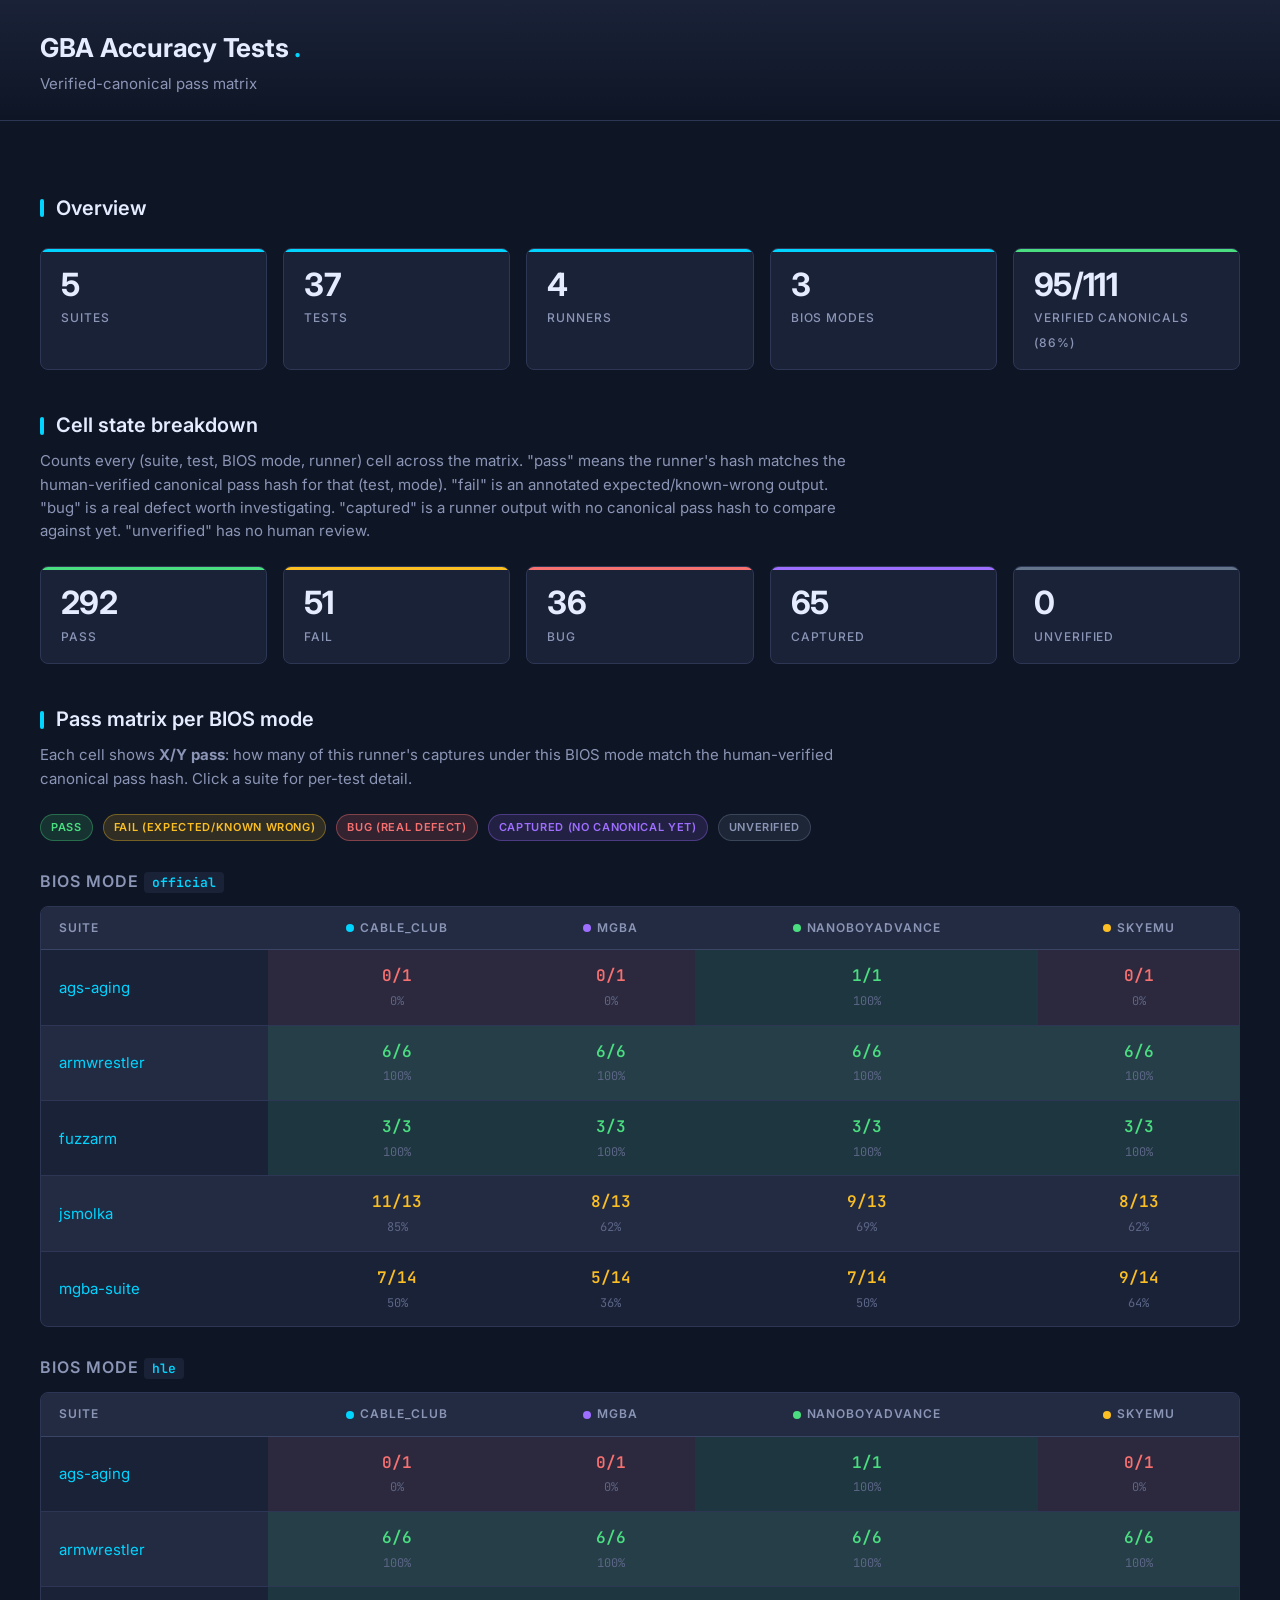
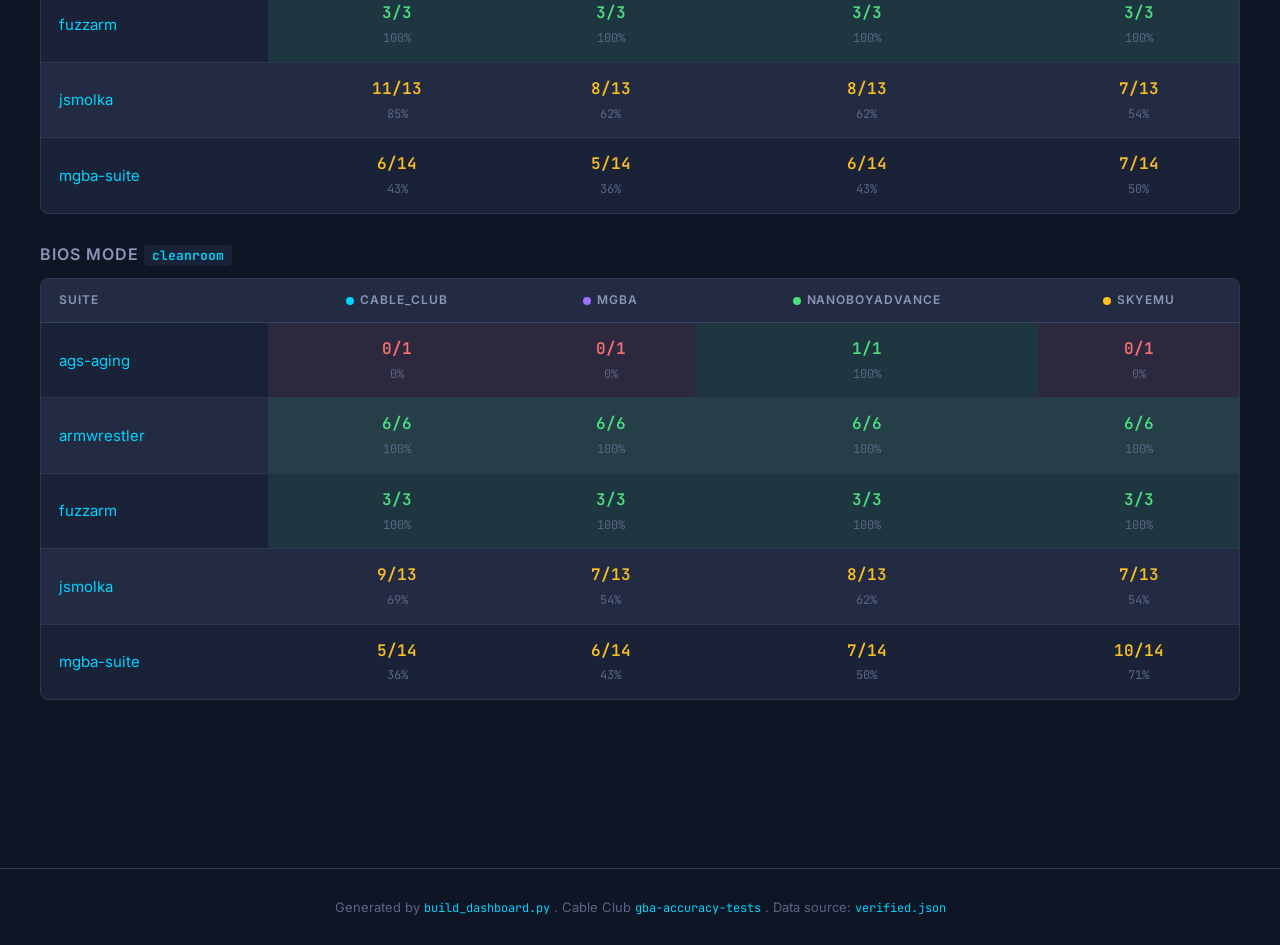
<file: docs/dashboard/index.html>
<!DOCTYPE html>
<html lang="en">
<head>
<meta charset="utf-8">
<meta name="viewport" content="width=device-width, initial-scale=1">
<title>Verified-canonical pass matrix - gba-accuracy-tests</title>
<link rel="stylesheet" href="style.css">
</head>
<body>
<header class="site">
  <div class="row">
    <div>
      <h1>GBA Accuracy Tests <span class="accent">.</span></h1>
      <p class="subtitle">Verified-canonical pass matrix</p>
    </div>
  </div>
  
</header>
<main>
<h2>Overview</h2>
<div class="stat-grid">
<div class="stat"><span class="num">5</span><span class="label">suites</span></div>
<div class="stat"><span class="num">37</span><span class="label">tests</span></div>
<div class="stat"><span class="num">4</span><span class="label">runners</span></div>
<div class="stat"><span class="num">3</span><span class="label">BIOS modes</span></div>
<div class="stat s-verified"><span class="num">95/111</span><span class="label">verified canonicals (86%)</span></div>
</div>
<h2>Cell state breakdown</h2>
<p class="muted">Counts every (suite, test, BIOS mode, runner) cell across the matrix. "pass" means the runner's hash matches the human-verified canonical pass hash for that (test, mode). "fail" is an annotated expected/known-wrong output. "bug" is a real defect worth investigating. "captured" is a runner output with no canonical pass hash to compare against yet. "unverified" has no human review.</p>
<div class="stat-grid">
<div class="stat s-pass"><span class="num">292</span><span class="label">pass</span></div>
<div class="stat s-fail"><span class="num">51</span><span class="label">fail</span></div>
<div class="stat s-bug"><span class="num">36</span><span class="label">bug</span></div>
<div class="stat s-captured"><span class="num">65</span><span class="label">captured</span></div>
<div class="stat s-unverified"><span class="num">0</span><span class="label">unverified</span></div>
</div>
<h2>Pass matrix per BIOS mode</h2>
<p class="muted">Each cell shows <strong>X/Y pass</strong>: how many of this runner's captures under this BIOS mode match the human-verified canonical pass hash. Click a suite for per-test detail.</p>
<div class="legend"><span class="badge pass">pass</span><span class="badge fail">fail (expected/known wrong)</span><span class="badge bug">bug (real defect)</span><span class="badge captured">captured (no canonical yet)</span><span class="badge unverified">unverified</span></div>
<h3>BIOS mode <code>official</code></h3>
<div class="table-wrap"><table class="matrix"><thead><tr><th>Suite</th>
<th class="runner r-cable_club"><span class="dot"></span>cable_club</th>
<th class="runner r-mgba"><span class="dot"></span>mgba</th>
<th class="runner r-nanoboyadvance"><span class="dot"></span>nanoboyadvance</th>
<th class="runner r-skyemu"><span class="dot"></span>skyemu</th>
</tr></thead><tbody>
<tr><td><a href="suite-ags-aging.html">ags-aging</a></td>
<td class="cell none-pass"><span class="frac">0/1</span><span class="pct">0%</span></td>
<td class="cell none-pass"><span class="frac">0/1</span><span class="pct">0%</span></td>
<td class="cell all-pass"><span class="frac">1/1</span><span class="pct">100%</span></td>
<td class="cell none-pass"><span class="frac">0/1</span><span class="pct">0%</span></td>
</tr>
<tr><td><a href="suite-armwrestler.html">armwrestler</a></td>
<td class="cell all-pass"><span class="frac">6/6</span><span class="pct">100%</span></td>
<td class="cell all-pass"><span class="frac">6/6</span><span class="pct">100%</span></td>
<td class="cell all-pass"><span class="frac">6/6</span><span class="pct">100%</span></td>
<td class="cell all-pass"><span class="frac">6/6</span><span class="pct">100%</span></td>
</tr>
<tr><td><a href="suite-fuzzarm.html">fuzzarm</a></td>
<td class="cell all-pass"><span class="frac">3/3</span><span class="pct">100%</span></td>
<td class="cell all-pass"><span class="frac">3/3</span><span class="pct">100%</span></td>
<td class="cell all-pass"><span class="frac">3/3</span><span class="pct">100%</span></td>
<td class="cell all-pass"><span class="frac">3/3</span><span class="pct">100%</span></td>
</tr>
<tr><td><a href="suite-jsmolka.html">jsmolka</a></td>
<td class="cell partial"><span class="frac">11/13</span><span class="pct">85%</span></td>
<td class="cell partial"><span class="frac">8/13</span><span class="pct">62%</span></td>
<td class="cell partial"><span class="frac">9/13</span><span class="pct">69%</span></td>
<td class="cell partial"><span class="frac">8/13</span><span class="pct">62%</span></td>
</tr>
<tr><td><a href="suite-mgba-suite.html">mgba-suite</a></td>
<td class="cell partial"><span class="frac">7/14</span><span class="pct">50%</span></td>
<td class="cell partial"><span class="frac">5/14</span><span class="pct">36%</span></td>
<td class="cell partial"><span class="frac">7/14</span><span class="pct">50%</span></td>
<td class="cell partial"><span class="frac">9/14</span><span class="pct">64%</span></td>
</tr>
</tbody></table></div>
<h3>BIOS mode <code>hle</code></h3>
<div class="table-wrap"><table class="matrix"><thead><tr><th>Suite</th>
<th class="runner r-cable_club"><span class="dot"></span>cable_club</th>
<th class="runner r-mgba"><span class="dot"></span>mgba</th>
<th class="runner r-nanoboyadvance"><span class="dot"></span>nanoboyadvance</th>
<th class="runner r-skyemu"><span class="dot"></span>skyemu</th>
</tr></thead><tbody>
<tr><td><a href="suite-ags-aging.html">ags-aging</a></td>
<td class="cell none-pass"><span class="frac">0/1</span><span class="pct">0%</span></td>
<td class="cell none-pass"><span class="frac">0/1</span><span class="pct">0%</span></td>
<td class="cell all-pass"><span class="frac">1/1</span><span class="pct">100%</span></td>
<td class="cell none-pass"><span class="frac">0/1</span><span class="pct">0%</span></td>
</tr>
<tr><td><a href="suite-armwrestler.html">armwrestler</a></td>
<td class="cell all-pass"><span class="frac">6/6</span><span class="pct">100%</span></td>
<td class="cell all-pass"><span class="frac">6/6</span><span class="pct">100%</span></td>
<td class="cell all-pass"><span class="frac">6/6</span><span class="pct">100%</span></td>
<td class="cell all-pass"><span class="frac">6/6</span><span class="pct">100%</span></td>
</tr>
<tr><td><a href="suite-fuzzarm.html">fuzzarm</a></td>
<td class="cell all-pass"><span class="frac">3/3</span><span class="pct">100%</span></td>
<td class="cell all-pass"><span class="frac">3/3</span><span class="pct">100%</span></td>
<td class="cell all-pass"><span class="frac">3/3</span><span class="pct">100%</span></td>
<td class="cell all-pass"><span class="frac">3/3</span><span class="pct">100%</span></td>
</tr>
<tr><td><a href="suite-jsmolka.html">jsmolka</a></td>
<td class="cell partial"><span class="frac">11/13</span><span class="pct">85%</span></td>
<td class="cell partial"><span class="frac">8/13</span><span class="pct">62%</span></td>
<td class="cell partial"><span class="frac">8/13</span><span class="pct">62%</span></td>
<td class="cell partial"><span class="frac">7/13</span><span class="pct">54%</span></td>
</tr>
<tr><td><a href="suite-mgba-suite.html">mgba-suite</a></td>
<td class="cell partial"><span class="frac">6/14</span><span class="pct">43%</span></td>
<td class="cell partial"><span class="frac">5/14</span><span class="pct">36%</span></td>
<td class="cell partial"><span class="frac">6/14</span><span class="pct">43%</span></td>
<td class="cell partial"><span class="frac">7/14</span><span class="pct">50%</span></td>
</tr>
</tbody></table></div>
<h3>BIOS mode <code>cleanroom</code></h3>
<div class="table-wrap"><table class="matrix"><thead><tr><th>Suite</th>
<th class="runner r-cable_club"><span class="dot"></span>cable_club</th>
<th class="runner r-mgba"><span class="dot"></span>mgba</th>
<th class="runner r-nanoboyadvance"><span class="dot"></span>nanoboyadvance</th>
<th class="runner r-skyemu"><span class="dot"></span>skyemu</th>
</tr></thead><tbody>
<tr><td><a href="suite-ags-aging.html">ags-aging</a></td>
<td class="cell none-pass"><span class="frac">0/1</span><span class="pct">0%</span></td>
<td class="cell none-pass"><span class="frac">0/1</span><span class="pct">0%</span></td>
<td class="cell all-pass"><span class="frac">1/1</span><span class="pct">100%</span></td>
<td class="cell none-pass"><span class="frac">0/1</span><span class="pct">0%</span></td>
</tr>
<tr><td><a href="suite-armwrestler.html">armwrestler</a></td>
<td class="cell all-pass"><span class="frac">6/6</span><span class="pct">100%</span></td>
<td class="cell all-pass"><span class="frac">6/6</span><span class="pct">100%</span></td>
<td class="cell all-pass"><span class="frac">6/6</span><span class="pct">100%</span></td>
<td class="cell all-pass"><span class="frac">6/6</span><span class="pct">100%</span></td>
</tr>
<tr><td><a href="suite-fuzzarm.html">fuzzarm</a></td>
<td class="cell all-pass"><span class="frac">3/3</span><span class="pct">100%</span></td>
<td class="cell all-pass"><span class="frac">3/3</span><span class="pct">100%</span></td>
<td class="cell all-pass"><span class="frac">3/3</span><span class="pct">100%</span></td>
<td class="cell all-pass"><span class="frac">3/3</span><span class="pct">100%</span></td>
</tr>
<tr><td><a href="suite-jsmolka.html">jsmolka</a></td>
<td class="cell partial"><span class="frac">9/13</span><span class="pct">69%</span></td>
<td class="cell partial"><span class="frac">7/13</span><span class="pct">54%</span></td>
<td class="cell partial"><span class="frac">8/13</span><span class="pct">62%</span></td>
<td class="cell partial"><span class="frac">7/13</span><span class="pct">54%</span></td>
</tr>
<tr><td><a href="suite-mgba-suite.html">mgba-suite</a></td>
<td class="cell partial"><span class="frac">5/14</span><span class="pct">36%</span></td>
<td class="cell partial"><span class="frac">6/14</span><span class="pct">43%</span></td>
<td class="cell partial"><span class="frac">7/14</span><span class="pct">50%</span></td>
<td class="cell partial"><span class="frac">10/14</span><span class="pct">71%</span></td>
</tr>
</tbody></table></div>
</main>
<footer>
  Generated by <code>build_dashboard.py</code> . Cable Club <code>gba-accuracy-tests</code> . Data source: <code>verified.json</code>
</footer>
</body>
</html>
</file>
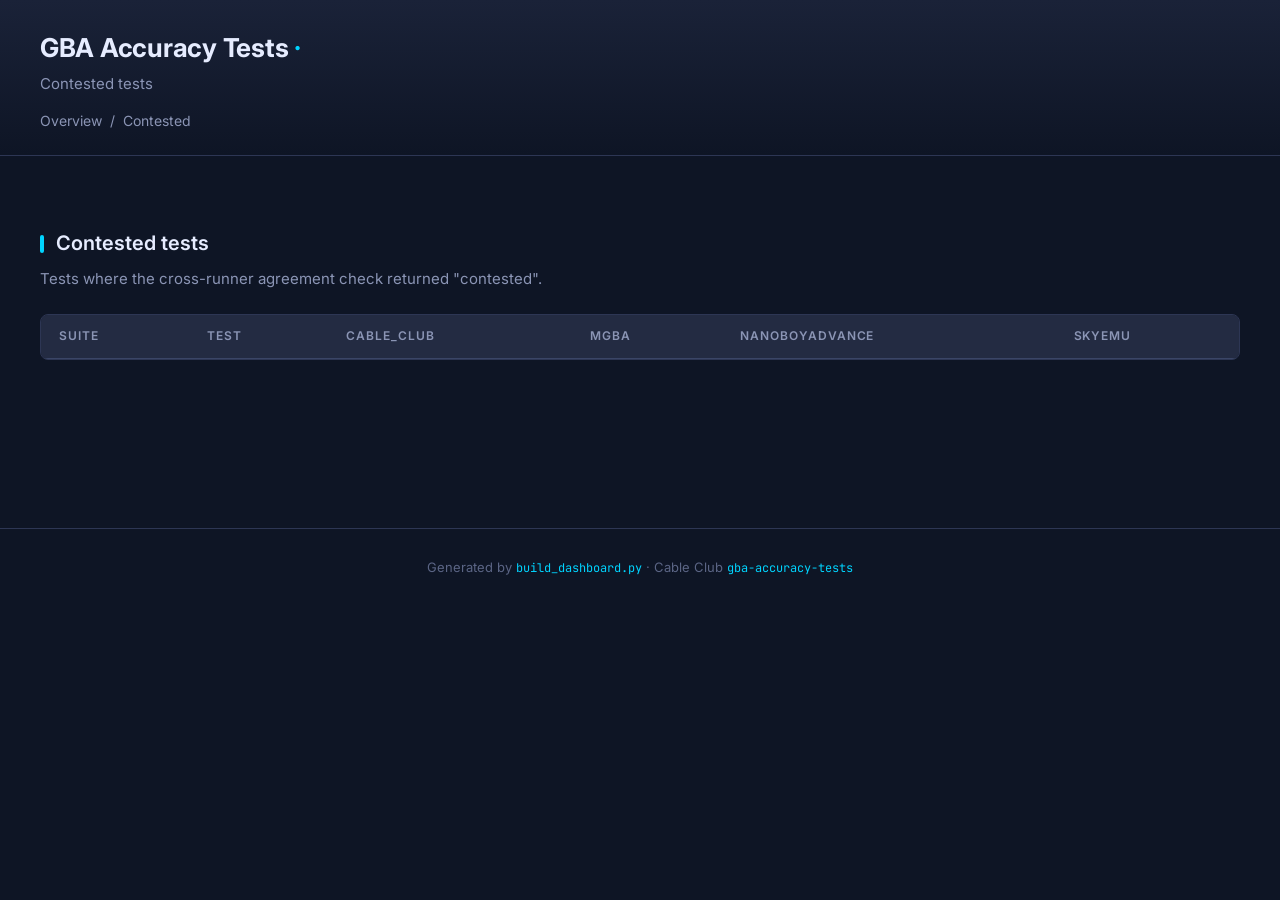
<file: docs/dashboard/contested.html>
<!DOCTYPE html>
<html lang="en">
<head>
<meta charset="utf-8">
<meta name="viewport" content="width=device-width, initial-scale=1">
<title>Contested tests — gba-accuracy-tests</title>
<link rel="stylesheet" href="style.css">
</head>
<body>
<header class="site">
  <div class="row">
    <div>
      <h1>GBA Accuracy Tests <span class="accent">·</span></h1>
      <p class="subtitle">Contested tests</p>
    </div>
  </div>
  <nav class="crumbs"><a href="index.html">Overview</a> &nbsp;/&nbsp; Contested</nav>
</header>
<main>
<h2>Contested tests</h2>
<p class="muted">Tests where the cross-runner agreement check returned "contested".</p>
<div class="table-wrap"><table><thead><tr><th>Suite</th><th>Test</th>
<th class="runner r-cable_club"><span class="dot"></span>cable_club</th>
<th class="runner r-mgba"><span class="dot"></span>mgba</th>
<th class="runner r-nanoboyadvance"><span class="dot"></span>nanoboyadvance</th>
<th class="runner r-skyemu"><span class="dot"></span>skyemu</th>
</tr></thead><tbody>
</tbody></table></div>
</main>
<footer>
  Generated by <code>build_dashboard.py</code> · Cable Club <code>gba-accuracy-tests</code>
</footer>
</body>
</html>
</file>
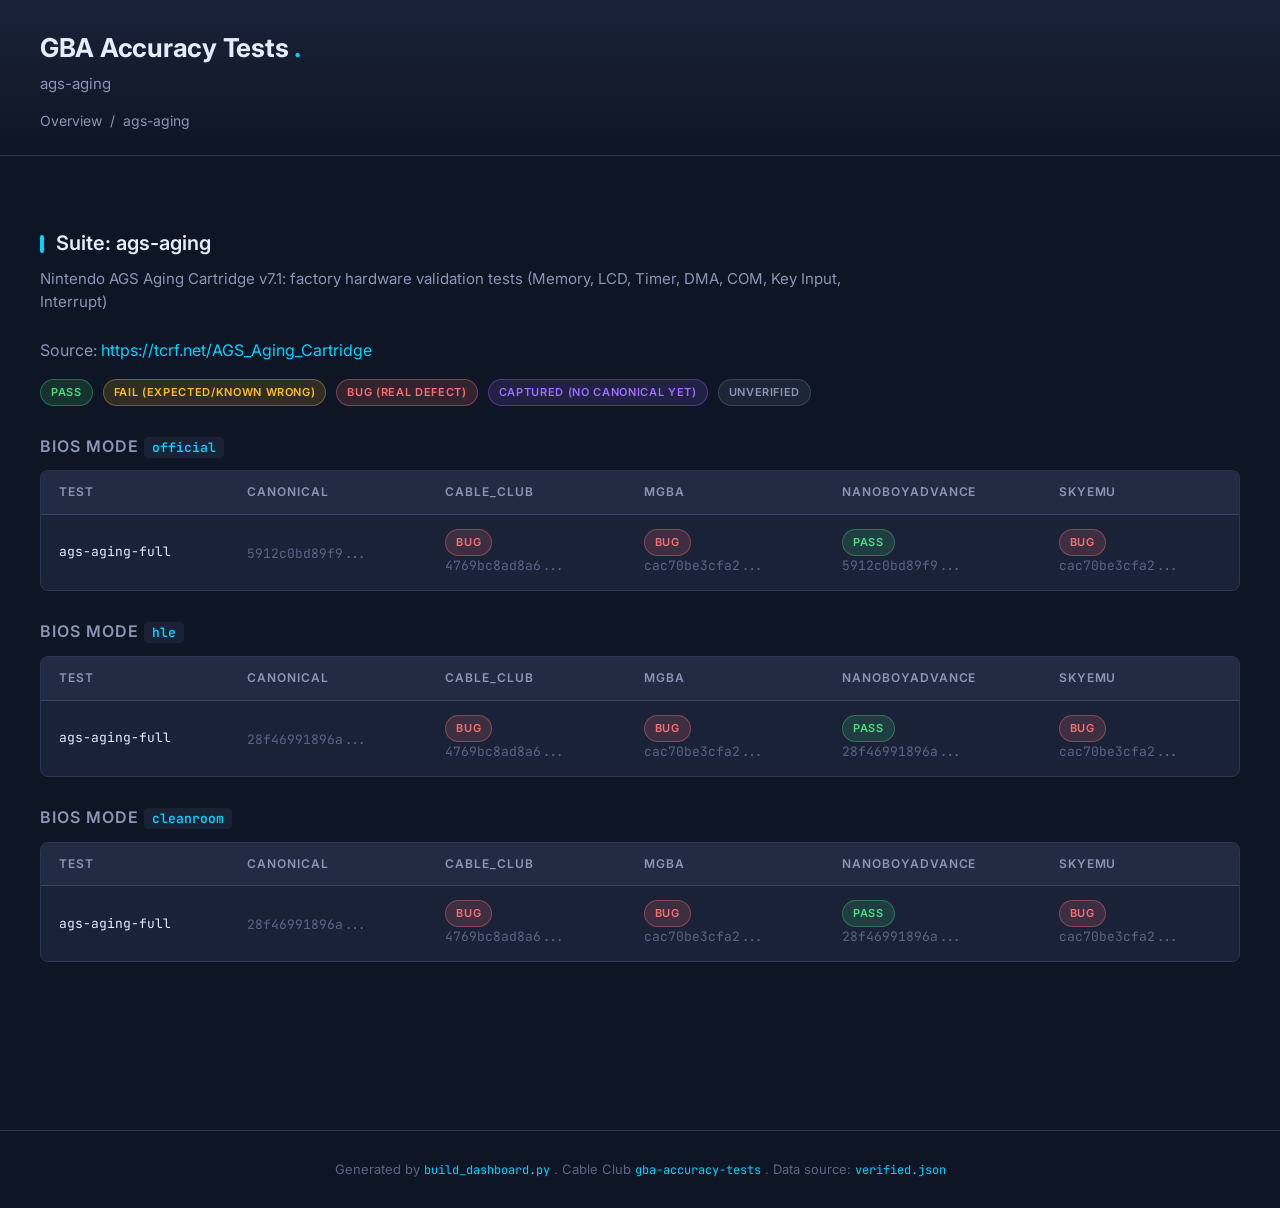
<file: docs/dashboard/suite-ags-aging.html>
<!DOCTYPE html>
<html lang="en">
<head>
<meta charset="utf-8">
<meta name="viewport" content="width=device-width, initial-scale=1">
<title>ags-aging - gba-accuracy-tests</title>
<link rel="stylesheet" href="style.css">
</head>
<body>
<header class="site">
  <div class="row">
    <div>
      <h1>GBA Accuracy Tests <span class="accent">.</span></h1>
      <p class="subtitle">ags-aging</p>
    </div>
  </div>
  <nav class="crumbs"><a href="index.html">Overview</a> &nbsp;/&nbsp; ags-aging</nav>
</header>
<main>
<h2>Suite: ags-aging</h2>
<p>Nintendo AGS Aging Cartridge v7.1: factory hardware validation tests (Memory, LCD, Timer, DMA, COM, Key Input, Interrupt)</p>
<p class="muted">Source: <a href="https://tcrf.net/AGS_Aging_Cartridge">https://tcrf.net/AGS_Aging_Cartridge</a></p>
<div class="legend"><span class="badge pass">pass</span><span class="badge fail">fail (expected/known wrong)</span><span class="badge bug">bug (real defect)</span><span class="badge captured">captured (no canonical yet)</span><span class="badge unverified">unverified</span></div>
<h3>BIOS mode <code>official</code></h3>
<div class="table-wrap"><table><thead><tr><th>Test</th><th>Canonical</th>
<th class="runner r-cable_club"><span class="dot"></span>cable_club</th>
<th class="runner r-mgba"><span class="dot"></span>mgba</th>
<th class="runner r-nanoboyadvance"><span class="dot"></span>nanoboyadvance</th>
<th class="runner r-skyemu"><span class="dot"></span>skyemu</th>
</tr></thead><tbody>
<tr class="test-row">
<td class="id">ags-aging-full</td>
<td><span class="hash" title="5912c0bd89f9b06e34af60326d09332fde0bdbadedb3382022cff2836d0666f4">5912c0bd89f9...</span></td>
<td><span class="badge bug" title="4769bc8ad8a6d462e800fe7331e894b8ea5e2319a1f5a61389c0e6bab16029b1">bug</span><div class="hash" title="4769bc8ad8a6d462e800fe7331e894b8ea5e2319a1f5a61389c0e6bab16029b1">4769bc8ad8a6...</div></td>
<td><span class="badge bug" title="cac70be3cfa28ebac5515a72319f34a8ce61aba6ae825d65d8c8de85bc5e3673">bug</span><div class="hash" title="cac70be3cfa28ebac5515a72319f34a8ce61aba6ae825d65d8c8de85bc5e3673">cac70be3cfa2...</div></td>
<td><span class="badge pass" title="5912c0bd89f9b06e34af60326d09332fde0bdbadedb3382022cff2836d0666f4">pass</span><div class="hash" title="5912c0bd89f9b06e34af60326d09332fde0bdbadedb3382022cff2836d0666f4">5912c0bd89f9...</div></td>
<td><span class="badge bug" title="cac70be3cfa28ebac5515a72319f34a8ce61aba6ae825d65d8c8de85bc5e3673">bug</span><div class="hash" title="cac70be3cfa28ebac5515a72319f34a8ce61aba6ae825d65d8c8de85bc5e3673">cac70be3cfa2...</div></td>
</tr>
</tbody></table></div>
<h3>BIOS mode <code>hle</code></h3>
<div class="table-wrap"><table><thead><tr><th>Test</th><th>Canonical</th>
<th class="runner r-cable_club"><span class="dot"></span>cable_club</th>
<th class="runner r-mgba"><span class="dot"></span>mgba</th>
<th class="runner r-nanoboyadvance"><span class="dot"></span>nanoboyadvance</th>
<th class="runner r-skyemu"><span class="dot"></span>skyemu</th>
</tr></thead><tbody>
<tr class="test-row">
<td class="id">ags-aging-full</td>
<td><span class="hash" title="28f46991896a85c80d9aba2205421a27fb52f9edab28af42697f866e5d04ecbb">28f46991896a...</span></td>
<td><span class="badge bug" title="4769bc8ad8a6d462e800fe7331e894b8ea5e2319a1f5a61389c0e6bab16029b1">bug</span><div class="hash" title="4769bc8ad8a6d462e800fe7331e894b8ea5e2319a1f5a61389c0e6bab16029b1">4769bc8ad8a6...</div></td>
<td><span class="badge bug" title="cac70be3cfa28ebac5515a72319f34a8ce61aba6ae825d65d8c8de85bc5e3673">bug</span><div class="hash" title="cac70be3cfa28ebac5515a72319f34a8ce61aba6ae825d65d8c8de85bc5e3673">cac70be3cfa2...</div></td>
<td><span class="badge pass" title="28f46991896a85c80d9aba2205421a27fb52f9edab28af42697f866e5d04ecbb">pass</span><div class="hash" title="28f46991896a85c80d9aba2205421a27fb52f9edab28af42697f866e5d04ecbb">28f46991896a...</div></td>
<td><span class="badge bug" title="cac70be3cfa28ebac5515a72319f34a8ce61aba6ae825d65d8c8de85bc5e3673">bug</span><div class="hash" title="cac70be3cfa28ebac5515a72319f34a8ce61aba6ae825d65d8c8de85bc5e3673">cac70be3cfa2...</div></td>
</tr>
</tbody></table></div>
<h3>BIOS mode <code>cleanroom</code></h3>
<div class="table-wrap"><table><thead><tr><th>Test</th><th>Canonical</th>
<th class="runner r-cable_club"><span class="dot"></span>cable_club</th>
<th class="runner r-mgba"><span class="dot"></span>mgba</th>
<th class="runner r-nanoboyadvance"><span class="dot"></span>nanoboyadvance</th>
<th class="runner r-skyemu"><span class="dot"></span>skyemu</th>
</tr></thead><tbody>
<tr class="test-row">
<td class="id">ags-aging-full</td>
<td><span class="hash" title="28f46991896a85c80d9aba2205421a27fb52f9edab28af42697f866e5d04ecbb">28f46991896a...</span></td>
<td><span class="badge bug" title="4769bc8ad8a6d462e800fe7331e894b8ea5e2319a1f5a61389c0e6bab16029b1">bug</span><div class="hash" title="4769bc8ad8a6d462e800fe7331e894b8ea5e2319a1f5a61389c0e6bab16029b1">4769bc8ad8a6...</div></td>
<td><span class="badge bug" title="cac70be3cfa28ebac5515a72319f34a8ce61aba6ae825d65d8c8de85bc5e3673">bug</span><div class="hash" title="cac70be3cfa28ebac5515a72319f34a8ce61aba6ae825d65d8c8de85bc5e3673">cac70be3cfa2...</div></td>
<td><span class="badge pass" title="28f46991896a85c80d9aba2205421a27fb52f9edab28af42697f866e5d04ecbb">pass</span><div class="hash" title="28f46991896a85c80d9aba2205421a27fb52f9edab28af42697f866e5d04ecbb">28f46991896a...</div></td>
<td><span class="badge bug" title="cac70be3cfa28ebac5515a72319f34a8ce61aba6ae825d65d8c8de85bc5e3673">bug</span><div class="hash" title="cac70be3cfa28ebac5515a72319f34a8ce61aba6ae825d65d8c8de85bc5e3673">cac70be3cfa2...</div></td>
</tr>
</tbody></table></div>
</main>
<footer>
  Generated by <code>build_dashboard.py</code> . Cable Club <code>gba-accuracy-tests</code> . Data source: <code>verified.json</code>
</footer>
</body>
</html>
</file>
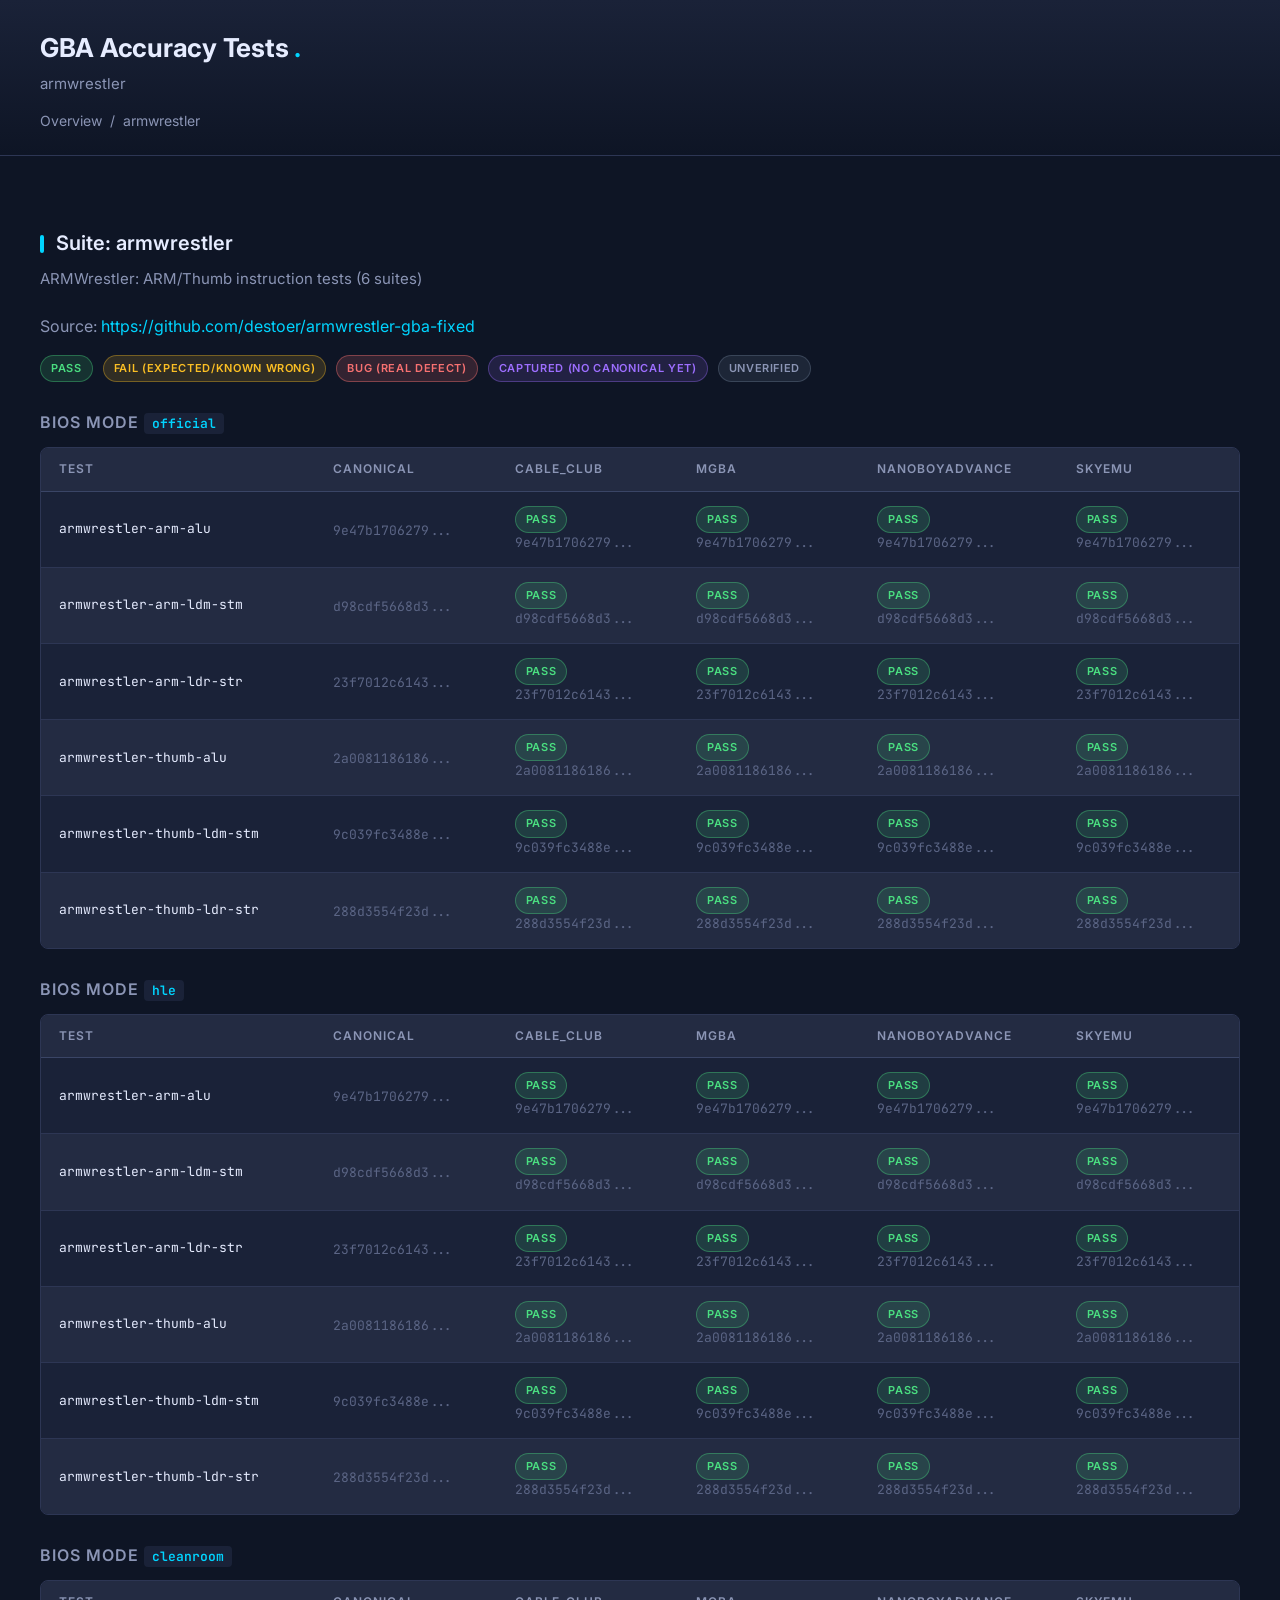
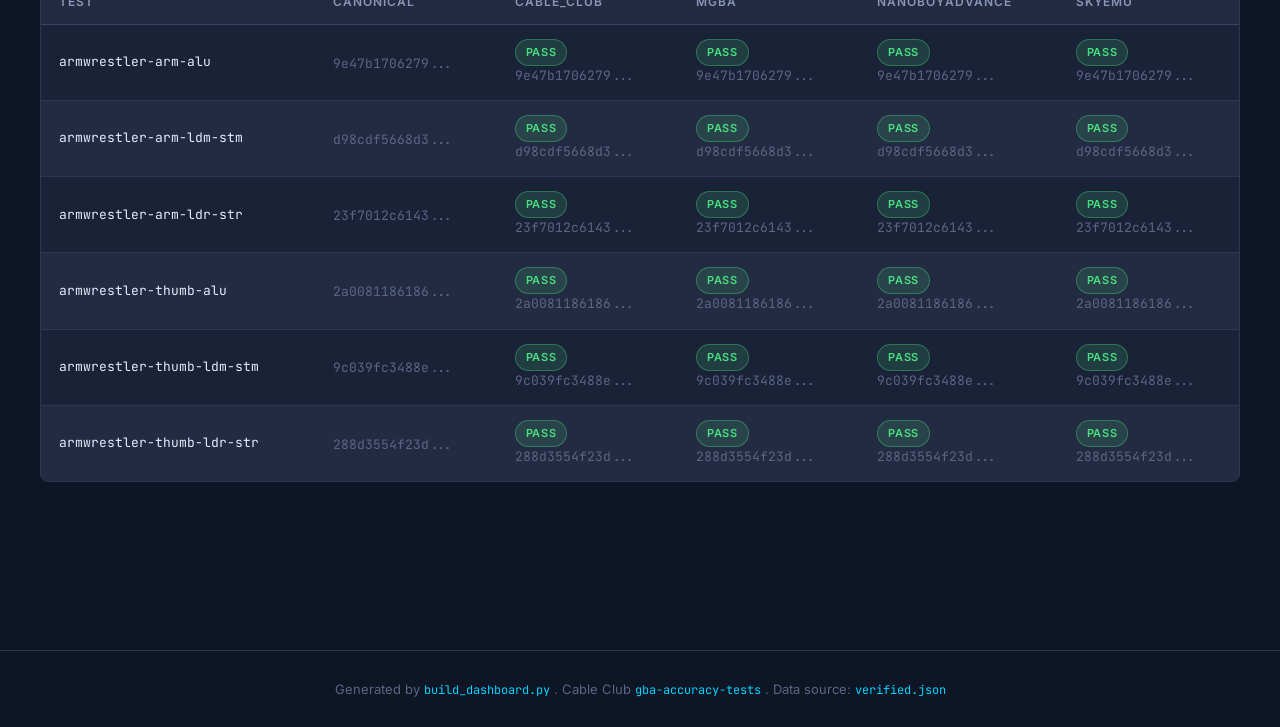
<file: docs/dashboard/suite-armwrestler.html>
<!DOCTYPE html>
<html lang="en">
<head>
<meta charset="utf-8">
<meta name="viewport" content="width=device-width, initial-scale=1">
<title>armwrestler - gba-accuracy-tests</title>
<link rel="stylesheet" href="style.css">
</head>
<body>
<header class="site">
  <div class="row">
    <div>
      <h1>GBA Accuracy Tests <span class="accent">.</span></h1>
      <p class="subtitle">armwrestler</p>
    </div>
  </div>
  <nav class="crumbs"><a href="index.html">Overview</a> &nbsp;/&nbsp; armwrestler</nav>
</header>
<main>
<h2>Suite: armwrestler</h2>
<p>ARMWrestler: ARM/Thumb instruction tests (6 suites)</p>
<p class="muted">Source: <a href="https://github.com/destoer/armwrestler-gba-fixed">https://github.com/destoer/armwrestler-gba-fixed</a></p>
<div class="legend"><span class="badge pass">pass</span><span class="badge fail">fail (expected/known wrong)</span><span class="badge bug">bug (real defect)</span><span class="badge captured">captured (no canonical yet)</span><span class="badge unverified">unverified</span></div>
<h3>BIOS mode <code>official</code></h3>
<div class="table-wrap"><table><thead><tr><th>Test</th><th>Canonical</th>
<th class="runner r-cable_club"><span class="dot"></span>cable_club</th>
<th class="runner r-mgba"><span class="dot"></span>mgba</th>
<th class="runner r-nanoboyadvance"><span class="dot"></span>nanoboyadvance</th>
<th class="runner r-skyemu"><span class="dot"></span>skyemu</th>
</tr></thead><tbody>
<tr class="test-row">
<td class="id">armwrestler-arm-alu</td>
<td><span class="hash" title="9e47b1706279d4c941e8a7d425d41c46438c022ee69c617744ab56ebef1b417a">9e47b1706279...</span></td>
<td><span class="badge pass" title="9e47b1706279d4c941e8a7d425d41c46438c022ee69c617744ab56ebef1b417a">pass</span><div class="hash" title="9e47b1706279d4c941e8a7d425d41c46438c022ee69c617744ab56ebef1b417a">9e47b1706279...</div></td>
<td><span class="badge pass" title="9e47b1706279d4c941e8a7d425d41c46438c022ee69c617744ab56ebef1b417a">pass</span><div class="hash" title="9e47b1706279d4c941e8a7d425d41c46438c022ee69c617744ab56ebef1b417a">9e47b1706279...</div></td>
<td><span class="badge pass" title="9e47b1706279d4c941e8a7d425d41c46438c022ee69c617744ab56ebef1b417a">pass</span><div class="hash" title="9e47b1706279d4c941e8a7d425d41c46438c022ee69c617744ab56ebef1b417a">9e47b1706279...</div></td>
<td><span class="badge pass" title="9e47b1706279d4c941e8a7d425d41c46438c022ee69c617744ab56ebef1b417a">pass</span><div class="hash" title="9e47b1706279d4c941e8a7d425d41c46438c022ee69c617744ab56ebef1b417a">9e47b1706279...</div></td>
</tr>
<tr class="test-row">
<td class="id">armwrestler-arm-ldm-stm</td>
<td><span class="hash" title="d98cdf5668d3308ab1c992302e5a599451a276ed059e784de1fd763d95774c69">d98cdf5668d3...</span></td>
<td><span class="badge pass" title="d98cdf5668d3308ab1c992302e5a599451a276ed059e784de1fd763d95774c69">pass</span><div class="hash" title="d98cdf5668d3308ab1c992302e5a599451a276ed059e784de1fd763d95774c69">d98cdf5668d3...</div></td>
<td><span class="badge pass" title="d98cdf5668d3308ab1c992302e5a599451a276ed059e784de1fd763d95774c69">pass</span><div class="hash" title="d98cdf5668d3308ab1c992302e5a599451a276ed059e784de1fd763d95774c69">d98cdf5668d3...</div></td>
<td><span class="badge pass" title="d98cdf5668d3308ab1c992302e5a599451a276ed059e784de1fd763d95774c69">pass</span><div class="hash" title="d98cdf5668d3308ab1c992302e5a599451a276ed059e784de1fd763d95774c69">d98cdf5668d3...</div></td>
<td><span class="badge pass" title="d98cdf5668d3308ab1c992302e5a599451a276ed059e784de1fd763d95774c69">pass</span><div class="hash" title="d98cdf5668d3308ab1c992302e5a599451a276ed059e784de1fd763d95774c69">d98cdf5668d3...</div></td>
</tr>
<tr class="test-row">
<td class="id">armwrestler-arm-ldr-str</td>
<td><span class="hash" title="23f7012c6143e919c483e66a49907ea2d6243d6c5399d586d46289be572d5fad">23f7012c6143...</span></td>
<td><span class="badge pass" title="23f7012c6143e919c483e66a49907ea2d6243d6c5399d586d46289be572d5fad">pass</span><div class="hash" title="23f7012c6143e919c483e66a49907ea2d6243d6c5399d586d46289be572d5fad">23f7012c6143...</div></td>
<td><span class="badge pass" title="23f7012c6143e919c483e66a49907ea2d6243d6c5399d586d46289be572d5fad">pass</span><div class="hash" title="23f7012c6143e919c483e66a49907ea2d6243d6c5399d586d46289be572d5fad">23f7012c6143...</div></td>
<td><span class="badge pass" title="23f7012c6143e919c483e66a49907ea2d6243d6c5399d586d46289be572d5fad">pass</span><div class="hash" title="23f7012c6143e919c483e66a49907ea2d6243d6c5399d586d46289be572d5fad">23f7012c6143...</div></td>
<td><span class="badge pass" title="23f7012c6143e919c483e66a49907ea2d6243d6c5399d586d46289be572d5fad">pass</span><div class="hash" title="23f7012c6143e919c483e66a49907ea2d6243d6c5399d586d46289be572d5fad">23f7012c6143...</div></td>
</tr>
<tr class="test-row">
<td class="id">armwrestler-thumb-alu</td>
<td><span class="hash" title="2a0081186186d0525fe30780be9695ed4582965dc1406b0f70c256b18cb05721">2a0081186186...</span></td>
<td><span class="badge pass" title="2a0081186186d0525fe30780be9695ed4582965dc1406b0f70c256b18cb05721">pass</span><div class="hash" title="2a0081186186d0525fe30780be9695ed4582965dc1406b0f70c256b18cb05721">2a0081186186...</div></td>
<td><span class="badge pass" title="2a0081186186d0525fe30780be9695ed4582965dc1406b0f70c256b18cb05721">pass</span><div class="hash" title="2a0081186186d0525fe30780be9695ed4582965dc1406b0f70c256b18cb05721">2a0081186186...</div></td>
<td><span class="badge pass" title="2a0081186186d0525fe30780be9695ed4582965dc1406b0f70c256b18cb05721">pass</span><div class="hash" title="2a0081186186d0525fe30780be9695ed4582965dc1406b0f70c256b18cb05721">2a0081186186...</div></td>
<td><span class="badge pass" title="2a0081186186d0525fe30780be9695ed4582965dc1406b0f70c256b18cb05721">pass</span><div class="hash" title="2a0081186186d0525fe30780be9695ed4582965dc1406b0f70c256b18cb05721">2a0081186186...</div></td>
</tr>
<tr class="test-row">
<td class="id">armwrestler-thumb-ldm-stm</td>
<td><span class="hash" title="9c039fc3488e8e0dba7b32084022e3750444f79be99d2009c9f2119ed408efe6">9c039fc3488e...</span></td>
<td><span class="badge pass" title="9c039fc3488e8e0dba7b32084022e3750444f79be99d2009c9f2119ed408efe6">pass</span><div class="hash" title="9c039fc3488e8e0dba7b32084022e3750444f79be99d2009c9f2119ed408efe6">9c039fc3488e...</div></td>
<td><span class="badge pass" title="9c039fc3488e8e0dba7b32084022e3750444f79be99d2009c9f2119ed408efe6">pass</span><div class="hash" title="9c039fc3488e8e0dba7b32084022e3750444f79be99d2009c9f2119ed408efe6">9c039fc3488e...</div></td>
<td><span class="badge pass" title="9c039fc3488e8e0dba7b32084022e3750444f79be99d2009c9f2119ed408efe6">pass</span><div class="hash" title="9c039fc3488e8e0dba7b32084022e3750444f79be99d2009c9f2119ed408efe6">9c039fc3488e...</div></td>
<td><span class="badge pass" title="9c039fc3488e8e0dba7b32084022e3750444f79be99d2009c9f2119ed408efe6">pass</span><div class="hash" title="9c039fc3488e8e0dba7b32084022e3750444f79be99d2009c9f2119ed408efe6">9c039fc3488e...</div></td>
</tr>
<tr class="test-row">
<td class="id">armwrestler-thumb-ldr-str</td>
<td><span class="hash" title="288d3554f23d40ae69d720ea0def7e5a4982e21076686a5e8a09435e1ca9bead">288d3554f23d...</span></td>
<td><span class="badge pass" title="288d3554f23d40ae69d720ea0def7e5a4982e21076686a5e8a09435e1ca9bead">pass</span><div class="hash" title="288d3554f23d40ae69d720ea0def7e5a4982e21076686a5e8a09435e1ca9bead">288d3554f23d...</div></td>
<td><span class="badge pass" title="288d3554f23d40ae69d720ea0def7e5a4982e21076686a5e8a09435e1ca9bead">pass</span><div class="hash" title="288d3554f23d40ae69d720ea0def7e5a4982e21076686a5e8a09435e1ca9bead">288d3554f23d...</div></td>
<td><span class="badge pass" title="288d3554f23d40ae69d720ea0def7e5a4982e21076686a5e8a09435e1ca9bead">pass</span><div class="hash" title="288d3554f23d40ae69d720ea0def7e5a4982e21076686a5e8a09435e1ca9bead">288d3554f23d...</div></td>
<td><span class="badge pass" title="288d3554f23d40ae69d720ea0def7e5a4982e21076686a5e8a09435e1ca9bead">pass</span><div class="hash" title="288d3554f23d40ae69d720ea0def7e5a4982e21076686a5e8a09435e1ca9bead">288d3554f23d...</div></td>
</tr>
</tbody></table></div>
<h3>BIOS mode <code>hle</code></h3>
<div class="table-wrap"><table><thead><tr><th>Test</th><th>Canonical</th>
<th class="runner r-cable_club"><span class="dot"></span>cable_club</th>
<th class="runner r-mgba"><span class="dot"></span>mgba</th>
<th class="runner r-nanoboyadvance"><span class="dot"></span>nanoboyadvance</th>
<th class="runner r-skyemu"><span class="dot"></span>skyemu</th>
</tr></thead><tbody>
<tr class="test-row">
<td class="id">armwrestler-arm-alu</td>
<td><span class="hash" title="9e47b1706279d4c941e8a7d425d41c46438c022ee69c617744ab56ebef1b417a">9e47b1706279...</span></td>
<td><span class="badge pass" title="9e47b1706279d4c941e8a7d425d41c46438c022ee69c617744ab56ebef1b417a">pass</span><div class="hash" title="9e47b1706279d4c941e8a7d425d41c46438c022ee69c617744ab56ebef1b417a">9e47b1706279...</div></td>
<td><span class="badge pass" title="9e47b1706279d4c941e8a7d425d41c46438c022ee69c617744ab56ebef1b417a">pass</span><div class="hash" title="9e47b1706279d4c941e8a7d425d41c46438c022ee69c617744ab56ebef1b417a">9e47b1706279...</div></td>
<td><span class="badge pass" title="9e47b1706279d4c941e8a7d425d41c46438c022ee69c617744ab56ebef1b417a">pass</span><div class="hash" title="9e47b1706279d4c941e8a7d425d41c46438c022ee69c617744ab56ebef1b417a">9e47b1706279...</div></td>
<td><span class="badge pass" title="9e47b1706279d4c941e8a7d425d41c46438c022ee69c617744ab56ebef1b417a">pass</span><div class="hash" title="9e47b1706279d4c941e8a7d425d41c46438c022ee69c617744ab56ebef1b417a">9e47b1706279...</div></td>
</tr>
<tr class="test-row">
<td class="id">armwrestler-arm-ldm-stm</td>
<td><span class="hash" title="d98cdf5668d3308ab1c992302e5a599451a276ed059e784de1fd763d95774c69">d98cdf5668d3...</span></td>
<td><span class="badge pass" title="d98cdf5668d3308ab1c992302e5a599451a276ed059e784de1fd763d95774c69">pass</span><div class="hash" title="d98cdf5668d3308ab1c992302e5a599451a276ed059e784de1fd763d95774c69">d98cdf5668d3...</div></td>
<td><span class="badge pass" title="d98cdf5668d3308ab1c992302e5a599451a276ed059e784de1fd763d95774c69">pass</span><div class="hash" title="d98cdf5668d3308ab1c992302e5a599451a276ed059e784de1fd763d95774c69">d98cdf5668d3...</div></td>
<td><span class="badge pass" title="d98cdf5668d3308ab1c992302e5a599451a276ed059e784de1fd763d95774c69">pass</span><div class="hash" title="d98cdf5668d3308ab1c992302e5a599451a276ed059e784de1fd763d95774c69">d98cdf5668d3...</div></td>
<td><span class="badge pass" title="d98cdf5668d3308ab1c992302e5a599451a276ed059e784de1fd763d95774c69">pass</span><div class="hash" title="d98cdf5668d3308ab1c992302e5a599451a276ed059e784de1fd763d95774c69">d98cdf5668d3...</div></td>
</tr>
<tr class="test-row">
<td class="id">armwrestler-arm-ldr-str</td>
<td><span class="hash" title="23f7012c6143e919c483e66a49907ea2d6243d6c5399d586d46289be572d5fad">23f7012c6143...</span></td>
<td><span class="badge pass" title="23f7012c6143e919c483e66a49907ea2d6243d6c5399d586d46289be572d5fad">pass</span><div class="hash" title="23f7012c6143e919c483e66a49907ea2d6243d6c5399d586d46289be572d5fad">23f7012c6143...</div></td>
<td><span class="badge pass" title="23f7012c6143e919c483e66a49907ea2d6243d6c5399d586d46289be572d5fad">pass</span><div class="hash" title="23f7012c6143e919c483e66a49907ea2d6243d6c5399d586d46289be572d5fad">23f7012c6143...</div></td>
<td><span class="badge pass" title="23f7012c6143e919c483e66a49907ea2d6243d6c5399d586d46289be572d5fad">pass</span><div class="hash" title="23f7012c6143e919c483e66a49907ea2d6243d6c5399d586d46289be572d5fad">23f7012c6143...</div></td>
<td><span class="badge pass" title="23f7012c6143e919c483e66a49907ea2d6243d6c5399d586d46289be572d5fad">pass</span><div class="hash" title="23f7012c6143e919c483e66a49907ea2d6243d6c5399d586d46289be572d5fad">23f7012c6143...</div></td>
</tr>
<tr class="test-row">
<td class="id">armwrestler-thumb-alu</td>
<td><span class="hash" title="2a0081186186d0525fe30780be9695ed4582965dc1406b0f70c256b18cb05721">2a0081186186...</span></td>
<td><span class="badge pass" title="2a0081186186d0525fe30780be9695ed4582965dc1406b0f70c256b18cb05721">pass</span><div class="hash" title="2a0081186186d0525fe30780be9695ed4582965dc1406b0f70c256b18cb05721">2a0081186186...</div></td>
<td><span class="badge pass" title="2a0081186186d0525fe30780be9695ed4582965dc1406b0f70c256b18cb05721">pass</span><div class="hash" title="2a0081186186d0525fe30780be9695ed4582965dc1406b0f70c256b18cb05721">2a0081186186...</div></td>
<td><span class="badge pass" title="2a0081186186d0525fe30780be9695ed4582965dc1406b0f70c256b18cb05721">pass</span><div class="hash" title="2a0081186186d0525fe30780be9695ed4582965dc1406b0f70c256b18cb05721">2a0081186186...</div></td>
<td><span class="badge pass" title="2a0081186186d0525fe30780be9695ed4582965dc1406b0f70c256b18cb05721">pass</span><div class="hash" title="2a0081186186d0525fe30780be9695ed4582965dc1406b0f70c256b18cb05721">2a0081186186...</div></td>
</tr>
<tr class="test-row">
<td class="id">armwrestler-thumb-ldm-stm</td>
<td><span class="hash" title="9c039fc3488e8e0dba7b32084022e3750444f79be99d2009c9f2119ed408efe6">9c039fc3488e...</span></td>
<td><span class="badge pass" title="9c039fc3488e8e0dba7b32084022e3750444f79be99d2009c9f2119ed408efe6">pass</span><div class="hash" title="9c039fc3488e8e0dba7b32084022e3750444f79be99d2009c9f2119ed408efe6">9c039fc3488e...</div></td>
<td><span class="badge pass" title="9c039fc3488e8e0dba7b32084022e3750444f79be99d2009c9f2119ed408efe6">pass</span><div class="hash" title="9c039fc3488e8e0dba7b32084022e3750444f79be99d2009c9f2119ed408efe6">9c039fc3488e...</div></td>
<td><span class="badge pass" title="9c039fc3488e8e0dba7b32084022e3750444f79be99d2009c9f2119ed408efe6">pass</span><div class="hash" title="9c039fc3488e8e0dba7b32084022e3750444f79be99d2009c9f2119ed408efe6">9c039fc3488e...</div></td>
<td><span class="badge pass" title="9c039fc3488e8e0dba7b32084022e3750444f79be99d2009c9f2119ed408efe6">pass</span><div class="hash" title="9c039fc3488e8e0dba7b32084022e3750444f79be99d2009c9f2119ed408efe6">9c039fc3488e...</div></td>
</tr>
<tr class="test-row">
<td class="id">armwrestler-thumb-ldr-str</td>
<td><span class="hash" title="288d3554f23d40ae69d720ea0def7e5a4982e21076686a5e8a09435e1ca9bead">288d3554f23d...</span></td>
<td><span class="badge pass" title="288d3554f23d40ae69d720ea0def7e5a4982e21076686a5e8a09435e1ca9bead">pass</span><div class="hash" title="288d3554f23d40ae69d720ea0def7e5a4982e21076686a5e8a09435e1ca9bead">288d3554f23d...</div></td>
<td><span class="badge pass" title="288d3554f23d40ae69d720ea0def7e5a4982e21076686a5e8a09435e1ca9bead">pass</span><div class="hash" title="288d3554f23d40ae69d720ea0def7e5a4982e21076686a5e8a09435e1ca9bead">288d3554f23d...</div></td>
<td><span class="badge pass" title="288d3554f23d40ae69d720ea0def7e5a4982e21076686a5e8a09435e1ca9bead">pass</span><div class="hash" title="288d3554f23d40ae69d720ea0def7e5a4982e21076686a5e8a09435e1ca9bead">288d3554f23d...</div></td>
<td><span class="badge pass" title="288d3554f23d40ae69d720ea0def7e5a4982e21076686a5e8a09435e1ca9bead">pass</span><div class="hash" title="288d3554f23d40ae69d720ea0def7e5a4982e21076686a5e8a09435e1ca9bead">288d3554f23d...</div></td>
</tr>
</tbody></table></div>
<h3>BIOS mode <code>cleanroom</code></h3>
<div class="table-wrap"><table><thead><tr><th>Test</th><th>Canonical</th>
<th class="runner r-cable_club"><span class="dot"></span>cable_club</th>
<th class="runner r-mgba"><span class="dot"></span>mgba</th>
<th class="runner r-nanoboyadvance"><span class="dot"></span>nanoboyadvance</th>
<th class="runner r-skyemu"><span class="dot"></span>skyemu</th>
</tr></thead><tbody>
<tr class="test-row">
<td class="id">armwrestler-arm-alu</td>
<td><span class="hash" title="9e47b1706279d4c941e8a7d425d41c46438c022ee69c617744ab56ebef1b417a">9e47b1706279...</span></td>
<td><span class="badge pass" title="9e47b1706279d4c941e8a7d425d41c46438c022ee69c617744ab56ebef1b417a">pass</span><div class="hash" title="9e47b1706279d4c941e8a7d425d41c46438c022ee69c617744ab56ebef1b417a">9e47b1706279...</div></td>
<td><span class="badge pass" title="9e47b1706279d4c941e8a7d425d41c46438c022ee69c617744ab56ebef1b417a">pass</span><div class="hash" title="9e47b1706279d4c941e8a7d425d41c46438c022ee69c617744ab56ebef1b417a">9e47b1706279...</div></td>
<td><span class="badge pass" title="9e47b1706279d4c941e8a7d425d41c46438c022ee69c617744ab56ebef1b417a">pass</span><div class="hash" title="9e47b1706279d4c941e8a7d425d41c46438c022ee69c617744ab56ebef1b417a">9e47b1706279...</div></td>
<td><span class="badge pass" title="9e47b1706279d4c941e8a7d425d41c46438c022ee69c617744ab56ebef1b417a">pass</span><div class="hash" title="9e47b1706279d4c941e8a7d425d41c46438c022ee69c617744ab56ebef1b417a">9e47b1706279...</div></td>
</tr>
<tr class="test-row">
<td class="id">armwrestler-arm-ldm-stm</td>
<td><span class="hash" title="d98cdf5668d3308ab1c992302e5a599451a276ed059e784de1fd763d95774c69">d98cdf5668d3...</span></td>
<td><span class="badge pass" title="d98cdf5668d3308ab1c992302e5a599451a276ed059e784de1fd763d95774c69">pass</span><div class="hash" title="d98cdf5668d3308ab1c992302e5a599451a276ed059e784de1fd763d95774c69">d98cdf5668d3...</div></td>
<td><span class="badge pass" title="d98cdf5668d3308ab1c992302e5a599451a276ed059e784de1fd763d95774c69">pass</span><div class="hash" title="d98cdf5668d3308ab1c992302e5a599451a276ed059e784de1fd763d95774c69">d98cdf5668d3...</div></td>
<td><span class="badge pass" title="d98cdf5668d3308ab1c992302e5a599451a276ed059e784de1fd763d95774c69">pass</span><div class="hash" title="d98cdf5668d3308ab1c992302e5a599451a276ed059e784de1fd763d95774c69">d98cdf5668d3...</div></td>
<td><span class="badge pass" title="d98cdf5668d3308ab1c992302e5a599451a276ed059e784de1fd763d95774c69">pass</span><div class="hash" title="d98cdf5668d3308ab1c992302e5a599451a276ed059e784de1fd763d95774c69">d98cdf5668d3...</div></td>
</tr>
<tr class="test-row">
<td class="id">armwrestler-arm-ldr-str</td>
<td><span class="hash" title="23f7012c6143e919c483e66a49907ea2d6243d6c5399d586d46289be572d5fad">23f7012c6143...</span></td>
<td><span class="badge pass" title="23f7012c6143e919c483e66a49907ea2d6243d6c5399d586d46289be572d5fad">pass</span><div class="hash" title="23f7012c6143e919c483e66a49907ea2d6243d6c5399d586d46289be572d5fad">23f7012c6143...</div></td>
<td><span class="badge pass" title="23f7012c6143e919c483e66a49907ea2d6243d6c5399d586d46289be572d5fad">pass</span><div class="hash" title="23f7012c6143e919c483e66a49907ea2d6243d6c5399d586d46289be572d5fad">23f7012c6143...</div></td>
<td><span class="badge pass" title="23f7012c6143e919c483e66a49907ea2d6243d6c5399d586d46289be572d5fad">pass</span><div class="hash" title="23f7012c6143e919c483e66a49907ea2d6243d6c5399d586d46289be572d5fad">23f7012c6143...</div></td>
<td><span class="badge pass" title="23f7012c6143e919c483e66a49907ea2d6243d6c5399d586d46289be572d5fad">pass</span><div class="hash" title="23f7012c6143e919c483e66a49907ea2d6243d6c5399d586d46289be572d5fad">23f7012c6143...</div></td>
</tr>
<tr class="test-row">
<td class="id">armwrestler-thumb-alu</td>
<td><span class="hash" title="2a0081186186d0525fe30780be9695ed4582965dc1406b0f70c256b18cb05721">2a0081186186...</span></td>
<td><span class="badge pass" title="2a0081186186d0525fe30780be9695ed4582965dc1406b0f70c256b18cb05721">pass</span><div class="hash" title="2a0081186186d0525fe30780be9695ed4582965dc1406b0f70c256b18cb05721">2a0081186186...</div></td>
<td><span class="badge pass" title="2a0081186186d0525fe30780be9695ed4582965dc1406b0f70c256b18cb05721">pass</span><div class="hash" title="2a0081186186d0525fe30780be9695ed4582965dc1406b0f70c256b18cb05721">2a0081186186...</div></td>
<td><span class="badge pass" title="2a0081186186d0525fe30780be9695ed4582965dc1406b0f70c256b18cb05721">pass</span><div class="hash" title="2a0081186186d0525fe30780be9695ed4582965dc1406b0f70c256b18cb05721">2a0081186186...</div></td>
<td><span class="badge pass" title="2a0081186186d0525fe30780be9695ed4582965dc1406b0f70c256b18cb05721">pass</span><div class="hash" title="2a0081186186d0525fe30780be9695ed4582965dc1406b0f70c256b18cb05721">2a0081186186...</div></td>
</tr>
<tr class="test-row">
<td class="id">armwrestler-thumb-ldm-stm</td>
<td><span class="hash" title="9c039fc3488e8e0dba7b32084022e3750444f79be99d2009c9f2119ed408efe6">9c039fc3488e...</span></td>
<td><span class="badge pass" title="9c039fc3488e8e0dba7b32084022e3750444f79be99d2009c9f2119ed408efe6">pass</span><div class="hash" title="9c039fc3488e8e0dba7b32084022e3750444f79be99d2009c9f2119ed408efe6">9c039fc3488e...</div></td>
<td><span class="badge pass" title="9c039fc3488e8e0dba7b32084022e3750444f79be99d2009c9f2119ed408efe6">pass</span><div class="hash" title="9c039fc3488e8e0dba7b32084022e3750444f79be99d2009c9f2119ed408efe6">9c039fc3488e...</div></td>
<td><span class="badge pass" title="9c039fc3488e8e0dba7b32084022e3750444f79be99d2009c9f2119ed408efe6">pass</span><div class="hash" title="9c039fc3488e8e0dba7b32084022e3750444f79be99d2009c9f2119ed408efe6">9c039fc3488e...</div></td>
<td><span class="badge pass" title="9c039fc3488e8e0dba7b32084022e3750444f79be99d2009c9f2119ed408efe6">pass</span><div class="hash" title="9c039fc3488e8e0dba7b32084022e3750444f79be99d2009c9f2119ed408efe6">9c039fc3488e...</div></td>
</tr>
<tr class="test-row">
<td class="id">armwrestler-thumb-ldr-str</td>
<td><span class="hash" title="288d3554f23d40ae69d720ea0def7e5a4982e21076686a5e8a09435e1ca9bead">288d3554f23d...</span></td>
<td><span class="badge pass" title="288d3554f23d40ae69d720ea0def7e5a4982e21076686a5e8a09435e1ca9bead">pass</span><div class="hash" title="288d3554f23d40ae69d720ea0def7e5a4982e21076686a5e8a09435e1ca9bead">288d3554f23d...</div></td>
<td><span class="badge pass" title="288d3554f23d40ae69d720ea0def7e5a4982e21076686a5e8a09435e1ca9bead">pass</span><div class="hash" title="288d3554f23d40ae69d720ea0def7e5a4982e21076686a5e8a09435e1ca9bead">288d3554f23d...</div></td>
<td><span class="badge pass" title="288d3554f23d40ae69d720ea0def7e5a4982e21076686a5e8a09435e1ca9bead">pass</span><div class="hash" title="288d3554f23d40ae69d720ea0def7e5a4982e21076686a5e8a09435e1ca9bead">288d3554f23d...</div></td>
<td><span class="badge pass" title="288d3554f23d40ae69d720ea0def7e5a4982e21076686a5e8a09435e1ca9bead">pass</span><div class="hash" title="288d3554f23d40ae69d720ea0def7e5a4982e21076686a5e8a09435e1ca9bead">288d3554f23d...</div></td>
</tr>
</tbody></table></div>
</main>
<footer>
  Generated by <code>build_dashboard.py</code> . Cable Club <code>gba-accuracy-tests</code> . Data source: <code>verified.json</code>
</footer>
</body>
</html>
</file>
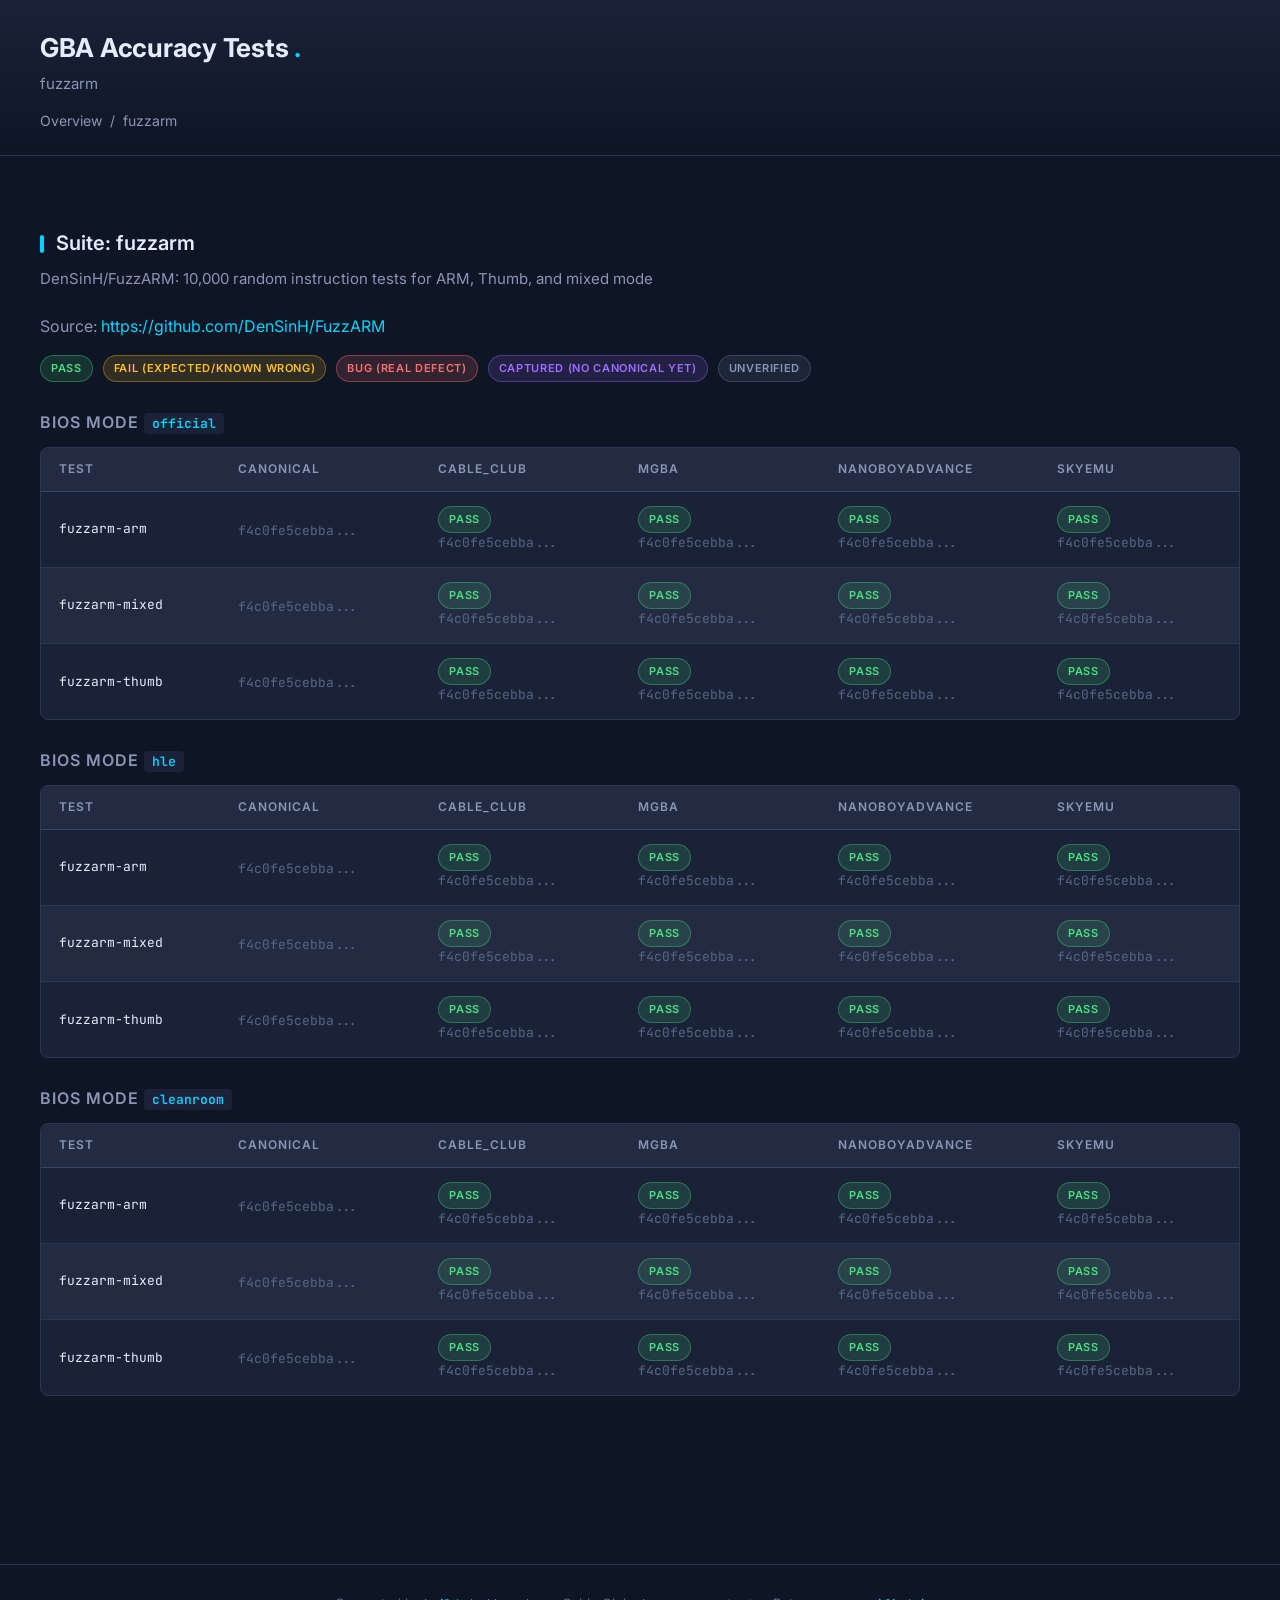
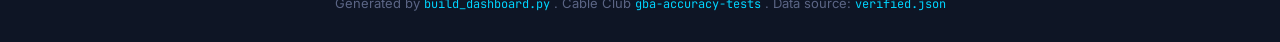
<file: docs/dashboard/suite-fuzzarm.html>
<!DOCTYPE html>
<html lang="en">
<head>
<meta charset="utf-8">
<meta name="viewport" content="width=device-width, initial-scale=1">
<title>fuzzarm - gba-accuracy-tests</title>
<link rel="stylesheet" href="style.css">
</head>
<body>
<header class="site">
  <div class="row">
    <div>
      <h1>GBA Accuracy Tests <span class="accent">.</span></h1>
      <p class="subtitle">fuzzarm</p>
    </div>
  </div>
  <nav class="crumbs"><a href="index.html">Overview</a> &nbsp;/&nbsp; fuzzarm</nav>
</header>
<main>
<h2>Suite: fuzzarm</h2>
<p>DenSinH/FuzzARM: 10,000 random instruction tests for ARM, Thumb, and mixed mode</p>
<p class="muted">Source: <a href="https://github.com/DenSinH/FuzzARM">https://github.com/DenSinH/FuzzARM</a></p>
<div class="legend"><span class="badge pass">pass</span><span class="badge fail">fail (expected/known wrong)</span><span class="badge bug">bug (real defect)</span><span class="badge captured">captured (no canonical yet)</span><span class="badge unverified">unverified</span></div>
<h3>BIOS mode <code>official</code></h3>
<div class="table-wrap"><table><thead><tr><th>Test</th><th>Canonical</th>
<th class="runner r-cable_club"><span class="dot"></span>cable_club</th>
<th class="runner r-mgba"><span class="dot"></span>mgba</th>
<th class="runner r-nanoboyadvance"><span class="dot"></span>nanoboyadvance</th>
<th class="runner r-skyemu"><span class="dot"></span>skyemu</th>
</tr></thead><tbody>
<tr class="test-row">
<td class="id">fuzzarm-arm</td>
<td><span class="hash" title="f4c0fe5cebba30e254f1d86abc3329915b47305cf9a5a80cb10e9d42d6ab8194">f4c0fe5cebba...</span></td>
<td><span class="badge pass" title="f4c0fe5cebba30e254f1d86abc3329915b47305cf9a5a80cb10e9d42d6ab8194">pass</span><div class="hash" title="f4c0fe5cebba30e254f1d86abc3329915b47305cf9a5a80cb10e9d42d6ab8194">f4c0fe5cebba...</div></td>
<td><span class="badge pass" title="f4c0fe5cebba30e254f1d86abc3329915b47305cf9a5a80cb10e9d42d6ab8194">pass</span><div class="hash" title="f4c0fe5cebba30e254f1d86abc3329915b47305cf9a5a80cb10e9d42d6ab8194">f4c0fe5cebba...</div></td>
<td><span class="badge pass" title="f4c0fe5cebba30e254f1d86abc3329915b47305cf9a5a80cb10e9d42d6ab8194">pass</span><div class="hash" title="f4c0fe5cebba30e254f1d86abc3329915b47305cf9a5a80cb10e9d42d6ab8194">f4c0fe5cebba...</div></td>
<td><span class="badge pass" title="f4c0fe5cebba30e254f1d86abc3329915b47305cf9a5a80cb10e9d42d6ab8194">pass</span><div class="hash" title="f4c0fe5cebba30e254f1d86abc3329915b47305cf9a5a80cb10e9d42d6ab8194">f4c0fe5cebba...</div></td>
</tr>
<tr class="test-row">
<td class="id">fuzzarm-mixed</td>
<td><span class="hash" title="f4c0fe5cebba30e254f1d86abc3329915b47305cf9a5a80cb10e9d42d6ab8194">f4c0fe5cebba...</span></td>
<td><span class="badge pass" title="f4c0fe5cebba30e254f1d86abc3329915b47305cf9a5a80cb10e9d42d6ab8194">pass</span><div class="hash" title="f4c0fe5cebba30e254f1d86abc3329915b47305cf9a5a80cb10e9d42d6ab8194">f4c0fe5cebba...</div></td>
<td><span class="badge pass" title="f4c0fe5cebba30e254f1d86abc3329915b47305cf9a5a80cb10e9d42d6ab8194">pass</span><div class="hash" title="f4c0fe5cebba30e254f1d86abc3329915b47305cf9a5a80cb10e9d42d6ab8194">f4c0fe5cebba...</div></td>
<td><span class="badge pass" title="f4c0fe5cebba30e254f1d86abc3329915b47305cf9a5a80cb10e9d42d6ab8194">pass</span><div class="hash" title="f4c0fe5cebba30e254f1d86abc3329915b47305cf9a5a80cb10e9d42d6ab8194">f4c0fe5cebba...</div></td>
<td><span class="badge pass" title="f4c0fe5cebba30e254f1d86abc3329915b47305cf9a5a80cb10e9d42d6ab8194">pass</span><div class="hash" title="f4c0fe5cebba30e254f1d86abc3329915b47305cf9a5a80cb10e9d42d6ab8194">f4c0fe5cebba...</div></td>
</tr>
<tr class="test-row">
<td class="id">fuzzarm-thumb</td>
<td><span class="hash" title="f4c0fe5cebba30e254f1d86abc3329915b47305cf9a5a80cb10e9d42d6ab8194">f4c0fe5cebba...</span></td>
<td><span class="badge pass" title="f4c0fe5cebba30e254f1d86abc3329915b47305cf9a5a80cb10e9d42d6ab8194">pass</span><div class="hash" title="f4c0fe5cebba30e254f1d86abc3329915b47305cf9a5a80cb10e9d42d6ab8194">f4c0fe5cebba...</div></td>
<td><span class="badge pass" title="f4c0fe5cebba30e254f1d86abc3329915b47305cf9a5a80cb10e9d42d6ab8194">pass</span><div class="hash" title="f4c0fe5cebba30e254f1d86abc3329915b47305cf9a5a80cb10e9d42d6ab8194">f4c0fe5cebba...</div></td>
<td><span class="badge pass" title="f4c0fe5cebba30e254f1d86abc3329915b47305cf9a5a80cb10e9d42d6ab8194">pass</span><div class="hash" title="f4c0fe5cebba30e254f1d86abc3329915b47305cf9a5a80cb10e9d42d6ab8194">f4c0fe5cebba...</div></td>
<td><span class="badge pass" title="f4c0fe5cebba30e254f1d86abc3329915b47305cf9a5a80cb10e9d42d6ab8194">pass</span><div class="hash" title="f4c0fe5cebba30e254f1d86abc3329915b47305cf9a5a80cb10e9d42d6ab8194">f4c0fe5cebba...</div></td>
</tr>
</tbody></table></div>
<h3>BIOS mode <code>hle</code></h3>
<div class="table-wrap"><table><thead><tr><th>Test</th><th>Canonical</th>
<th class="runner r-cable_club"><span class="dot"></span>cable_club</th>
<th class="runner r-mgba"><span class="dot"></span>mgba</th>
<th class="runner r-nanoboyadvance"><span class="dot"></span>nanoboyadvance</th>
<th class="runner r-skyemu"><span class="dot"></span>skyemu</th>
</tr></thead><tbody>
<tr class="test-row">
<td class="id">fuzzarm-arm</td>
<td><span class="hash" title="f4c0fe5cebba30e254f1d86abc3329915b47305cf9a5a80cb10e9d42d6ab8194">f4c0fe5cebba...</span></td>
<td><span class="badge pass" title="f4c0fe5cebba30e254f1d86abc3329915b47305cf9a5a80cb10e9d42d6ab8194">pass</span><div class="hash" title="f4c0fe5cebba30e254f1d86abc3329915b47305cf9a5a80cb10e9d42d6ab8194">f4c0fe5cebba...</div></td>
<td><span class="badge pass" title="f4c0fe5cebba30e254f1d86abc3329915b47305cf9a5a80cb10e9d42d6ab8194">pass</span><div class="hash" title="f4c0fe5cebba30e254f1d86abc3329915b47305cf9a5a80cb10e9d42d6ab8194">f4c0fe5cebba...</div></td>
<td><span class="badge pass" title="f4c0fe5cebba30e254f1d86abc3329915b47305cf9a5a80cb10e9d42d6ab8194">pass</span><div class="hash" title="f4c0fe5cebba30e254f1d86abc3329915b47305cf9a5a80cb10e9d42d6ab8194">f4c0fe5cebba...</div></td>
<td><span class="badge pass" title="f4c0fe5cebba30e254f1d86abc3329915b47305cf9a5a80cb10e9d42d6ab8194">pass</span><div class="hash" title="f4c0fe5cebba30e254f1d86abc3329915b47305cf9a5a80cb10e9d42d6ab8194">f4c0fe5cebba...</div></td>
</tr>
<tr class="test-row">
<td class="id">fuzzarm-mixed</td>
<td><span class="hash" title="f4c0fe5cebba30e254f1d86abc3329915b47305cf9a5a80cb10e9d42d6ab8194">f4c0fe5cebba...</span></td>
<td><span class="badge pass" title="f4c0fe5cebba30e254f1d86abc3329915b47305cf9a5a80cb10e9d42d6ab8194">pass</span><div class="hash" title="f4c0fe5cebba30e254f1d86abc3329915b47305cf9a5a80cb10e9d42d6ab8194">f4c0fe5cebba...</div></td>
<td><span class="badge pass" title="f4c0fe5cebba30e254f1d86abc3329915b47305cf9a5a80cb10e9d42d6ab8194">pass</span><div class="hash" title="f4c0fe5cebba30e254f1d86abc3329915b47305cf9a5a80cb10e9d42d6ab8194">f4c0fe5cebba...</div></td>
<td><span class="badge pass" title="f4c0fe5cebba30e254f1d86abc3329915b47305cf9a5a80cb10e9d42d6ab8194">pass</span><div class="hash" title="f4c0fe5cebba30e254f1d86abc3329915b47305cf9a5a80cb10e9d42d6ab8194">f4c0fe5cebba...</div></td>
<td><span class="badge pass" title="f4c0fe5cebba30e254f1d86abc3329915b47305cf9a5a80cb10e9d42d6ab8194">pass</span><div class="hash" title="f4c0fe5cebba30e254f1d86abc3329915b47305cf9a5a80cb10e9d42d6ab8194">f4c0fe5cebba...</div></td>
</tr>
<tr class="test-row">
<td class="id">fuzzarm-thumb</td>
<td><span class="hash" title="f4c0fe5cebba30e254f1d86abc3329915b47305cf9a5a80cb10e9d42d6ab8194">f4c0fe5cebba...</span></td>
<td><span class="badge pass" title="f4c0fe5cebba30e254f1d86abc3329915b47305cf9a5a80cb10e9d42d6ab8194">pass</span><div class="hash" title="f4c0fe5cebba30e254f1d86abc3329915b47305cf9a5a80cb10e9d42d6ab8194">f4c0fe5cebba...</div></td>
<td><span class="badge pass" title="f4c0fe5cebba30e254f1d86abc3329915b47305cf9a5a80cb10e9d42d6ab8194">pass</span><div class="hash" title="f4c0fe5cebba30e254f1d86abc3329915b47305cf9a5a80cb10e9d42d6ab8194">f4c0fe5cebba...</div></td>
<td><span class="badge pass" title="f4c0fe5cebba30e254f1d86abc3329915b47305cf9a5a80cb10e9d42d6ab8194">pass</span><div class="hash" title="f4c0fe5cebba30e254f1d86abc3329915b47305cf9a5a80cb10e9d42d6ab8194">f4c0fe5cebba...</div></td>
<td><span class="badge pass" title="f4c0fe5cebba30e254f1d86abc3329915b47305cf9a5a80cb10e9d42d6ab8194">pass</span><div class="hash" title="f4c0fe5cebba30e254f1d86abc3329915b47305cf9a5a80cb10e9d42d6ab8194">f4c0fe5cebba...</div></td>
</tr>
</tbody></table></div>
<h3>BIOS mode <code>cleanroom</code></h3>
<div class="table-wrap"><table><thead><tr><th>Test</th><th>Canonical</th>
<th class="runner r-cable_club"><span class="dot"></span>cable_club</th>
<th class="runner r-mgba"><span class="dot"></span>mgba</th>
<th class="runner r-nanoboyadvance"><span class="dot"></span>nanoboyadvance</th>
<th class="runner r-skyemu"><span class="dot"></span>skyemu</th>
</tr></thead><tbody>
<tr class="test-row">
<td class="id">fuzzarm-arm</td>
<td><span class="hash" title="f4c0fe5cebba30e254f1d86abc3329915b47305cf9a5a80cb10e9d42d6ab8194">f4c0fe5cebba...</span></td>
<td><span class="badge pass" title="f4c0fe5cebba30e254f1d86abc3329915b47305cf9a5a80cb10e9d42d6ab8194">pass</span><div class="hash" title="f4c0fe5cebba30e254f1d86abc3329915b47305cf9a5a80cb10e9d42d6ab8194">f4c0fe5cebba...</div></td>
<td><span class="badge pass" title="f4c0fe5cebba30e254f1d86abc3329915b47305cf9a5a80cb10e9d42d6ab8194">pass</span><div class="hash" title="f4c0fe5cebba30e254f1d86abc3329915b47305cf9a5a80cb10e9d42d6ab8194">f4c0fe5cebba...</div></td>
<td><span class="badge pass" title="f4c0fe5cebba30e254f1d86abc3329915b47305cf9a5a80cb10e9d42d6ab8194">pass</span><div class="hash" title="f4c0fe5cebba30e254f1d86abc3329915b47305cf9a5a80cb10e9d42d6ab8194">f4c0fe5cebba...</div></td>
<td><span class="badge pass" title="f4c0fe5cebba30e254f1d86abc3329915b47305cf9a5a80cb10e9d42d6ab8194">pass</span><div class="hash" title="f4c0fe5cebba30e254f1d86abc3329915b47305cf9a5a80cb10e9d42d6ab8194">f4c0fe5cebba...</div></td>
</tr>
<tr class="test-row">
<td class="id">fuzzarm-mixed</td>
<td><span class="hash" title="f4c0fe5cebba30e254f1d86abc3329915b47305cf9a5a80cb10e9d42d6ab8194">f4c0fe5cebba...</span></td>
<td><span class="badge pass" title="f4c0fe5cebba30e254f1d86abc3329915b47305cf9a5a80cb10e9d42d6ab8194">pass</span><div class="hash" title="f4c0fe5cebba30e254f1d86abc3329915b47305cf9a5a80cb10e9d42d6ab8194">f4c0fe5cebba...</div></td>
<td><span class="badge pass" title="f4c0fe5cebba30e254f1d86abc3329915b47305cf9a5a80cb10e9d42d6ab8194">pass</span><div class="hash" title="f4c0fe5cebba30e254f1d86abc3329915b47305cf9a5a80cb10e9d42d6ab8194">f4c0fe5cebba...</div></td>
<td><span class="badge pass" title="f4c0fe5cebba30e254f1d86abc3329915b47305cf9a5a80cb10e9d42d6ab8194">pass</span><div class="hash" title="f4c0fe5cebba30e254f1d86abc3329915b47305cf9a5a80cb10e9d42d6ab8194">f4c0fe5cebba...</div></td>
<td><span class="badge pass" title="f4c0fe5cebba30e254f1d86abc3329915b47305cf9a5a80cb10e9d42d6ab8194">pass</span><div class="hash" title="f4c0fe5cebba30e254f1d86abc3329915b47305cf9a5a80cb10e9d42d6ab8194">f4c0fe5cebba...</div></td>
</tr>
<tr class="test-row">
<td class="id">fuzzarm-thumb</td>
<td><span class="hash" title="f4c0fe5cebba30e254f1d86abc3329915b47305cf9a5a80cb10e9d42d6ab8194">f4c0fe5cebba...</span></td>
<td><span class="badge pass" title="f4c0fe5cebba30e254f1d86abc3329915b47305cf9a5a80cb10e9d42d6ab8194">pass</span><div class="hash" title="f4c0fe5cebba30e254f1d86abc3329915b47305cf9a5a80cb10e9d42d6ab8194">f4c0fe5cebba...</div></td>
<td><span class="badge pass" title="f4c0fe5cebba30e254f1d86abc3329915b47305cf9a5a80cb10e9d42d6ab8194">pass</span><div class="hash" title="f4c0fe5cebba30e254f1d86abc3329915b47305cf9a5a80cb10e9d42d6ab8194">f4c0fe5cebba...</div></td>
<td><span class="badge pass" title="f4c0fe5cebba30e254f1d86abc3329915b47305cf9a5a80cb10e9d42d6ab8194">pass</span><div class="hash" title="f4c0fe5cebba30e254f1d86abc3329915b47305cf9a5a80cb10e9d42d6ab8194">f4c0fe5cebba...</div></td>
<td><span class="badge pass" title="f4c0fe5cebba30e254f1d86abc3329915b47305cf9a5a80cb10e9d42d6ab8194">pass</span><div class="hash" title="f4c0fe5cebba30e254f1d86abc3329915b47305cf9a5a80cb10e9d42d6ab8194">f4c0fe5cebba...</div></td>
</tr>
</tbody></table></div>
</main>
<footer>
  Generated by <code>build_dashboard.py</code> . Cable Club <code>gba-accuracy-tests</code> . Data source: <code>verified.json</code>
</footer>
</body>
</html>
</file>
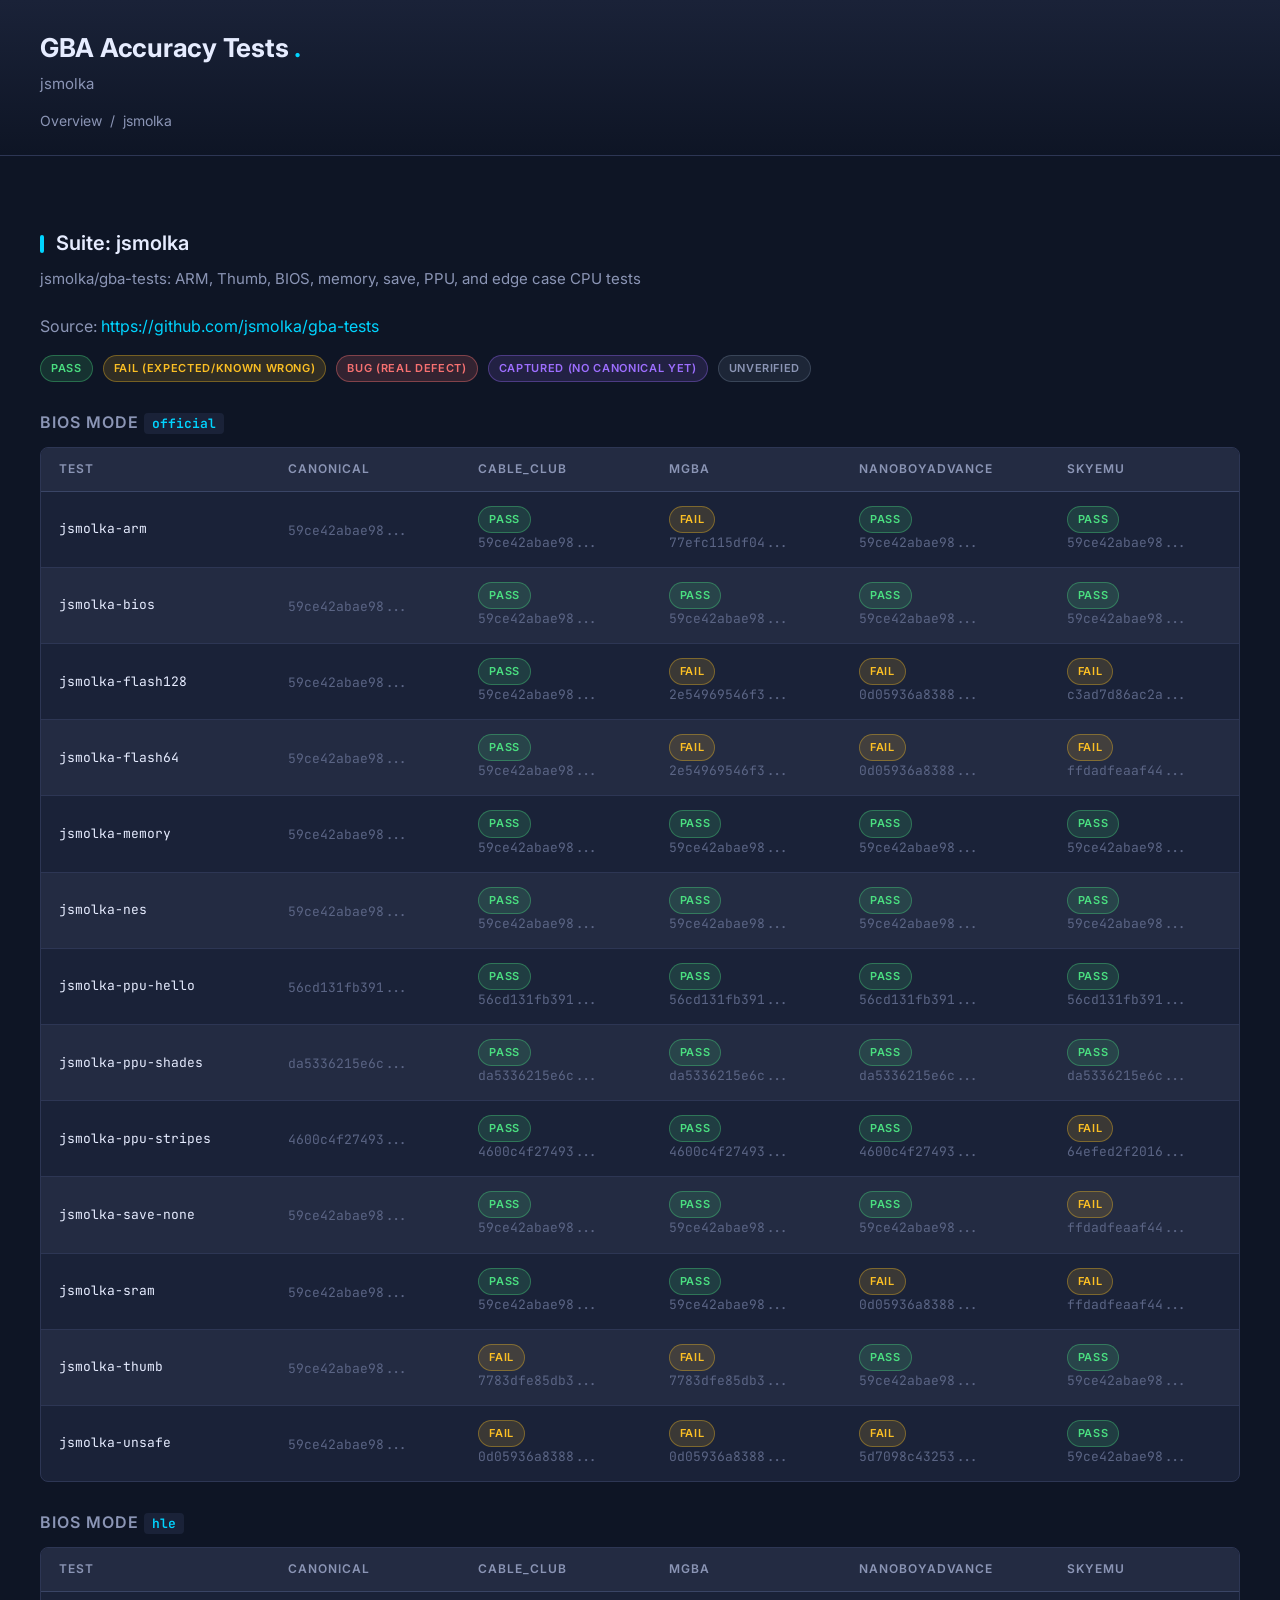
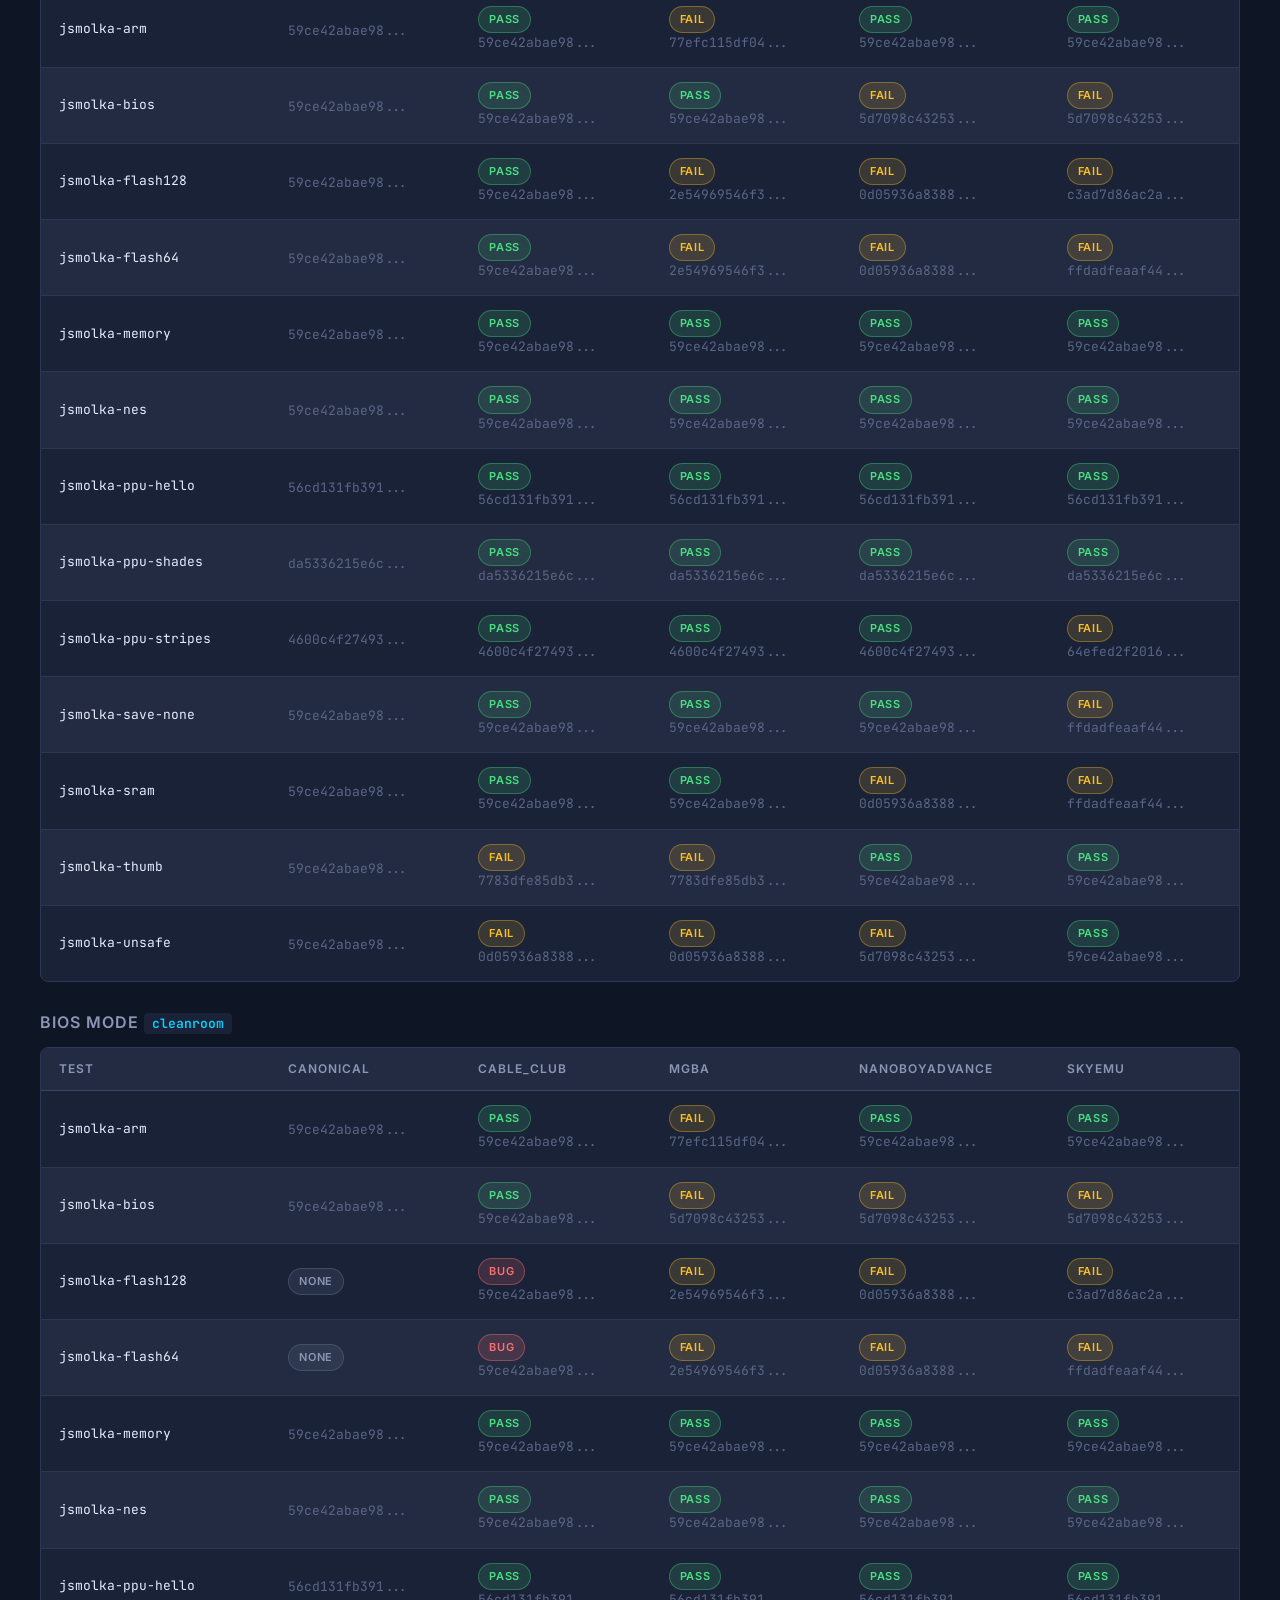
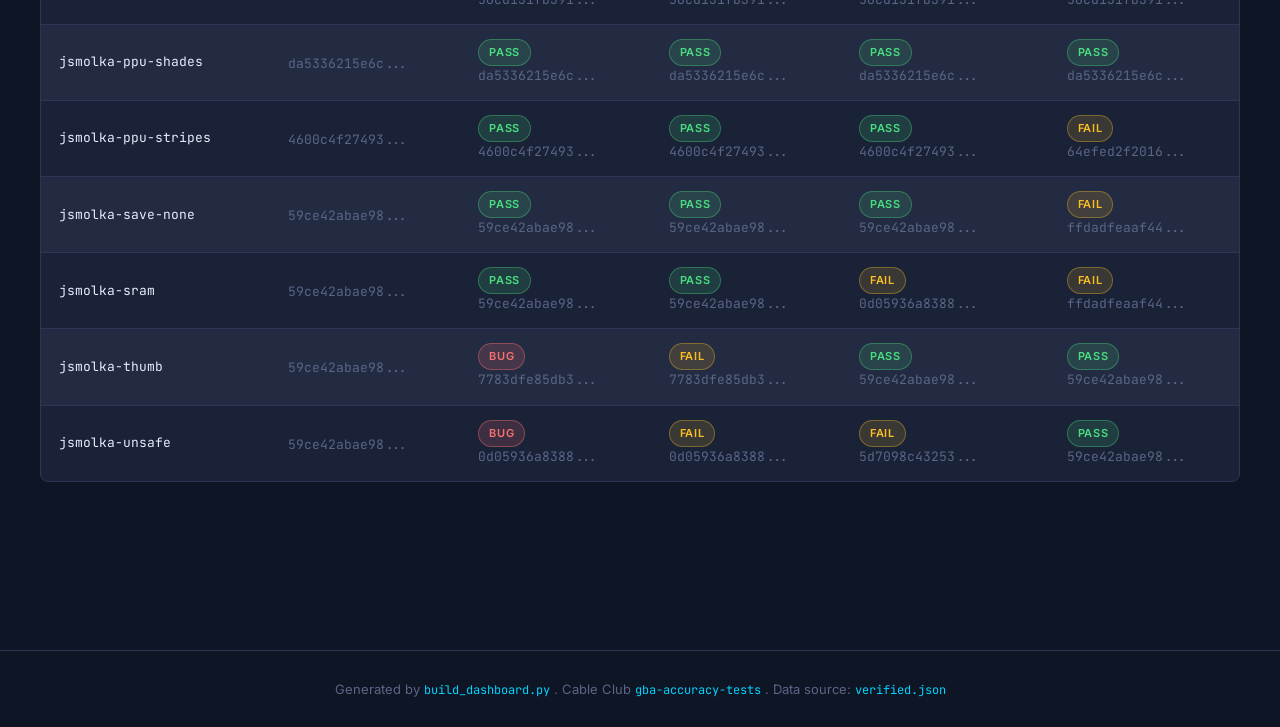
<file: docs/dashboard/suite-jsmolka.html>
<!DOCTYPE html>
<html lang="en">
<head>
<meta charset="utf-8">
<meta name="viewport" content="width=device-width, initial-scale=1">
<title>jsmolka - gba-accuracy-tests</title>
<link rel="stylesheet" href="style.css">
</head>
<body>
<header class="site">
  <div class="row">
    <div>
      <h1>GBA Accuracy Tests <span class="accent">.</span></h1>
      <p class="subtitle">jsmolka</p>
    </div>
  </div>
  <nav class="crumbs"><a href="index.html">Overview</a> &nbsp;/&nbsp; jsmolka</nav>
</header>
<main>
<h2>Suite: jsmolka</h2>
<p>jsmolka/gba-tests: ARM, Thumb, BIOS, memory, save, PPU, and edge case CPU tests</p>
<p class="muted">Source: <a href="https://github.com/jsmolka/gba-tests">https://github.com/jsmolka/gba-tests</a></p>
<div class="legend"><span class="badge pass">pass</span><span class="badge fail">fail (expected/known wrong)</span><span class="badge bug">bug (real defect)</span><span class="badge captured">captured (no canonical yet)</span><span class="badge unverified">unverified</span></div>
<h3>BIOS mode <code>official</code></h3>
<div class="table-wrap"><table><thead><tr><th>Test</th><th>Canonical</th>
<th class="runner r-cable_club"><span class="dot"></span>cable_club</th>
<th class="runner r-mgba"><span class="dot"></span>mgba</th>
<th class="runner r-nanoboyadvance"><span class="dot"></span>nanoboyadvance</th>
<th class="runner r-skyemu"><span class="dot"></span>skyemu</th>
</tr></thead><tbody>
<tr class="test-row">
<td class="id">jsmolka-arm</td>
<td><span class="hash" title="59ce42abae9825c2d2579c5cd838e47d88be917e37ea36ff162d46fc5d0991e3">59ce42abae98...</span></td>
<td><span class="badge pass" title="59ce42abae9825c2d2579c5cd838e47d88be917e37ea36ff162d46fc5d0991e3">pass</span><div class="hash" title="59ce42abae9825c2d2579c5cd838e47d88be917e37ea36ff162d46fc5d0991e3">59ce42abae98...</div></td>
<td><span class="badge fail" title="77efc115df0487dc31385de2bb2a8d78f99e688e30b22fcd4250f904d43a1a28">fail</span><div class="hash" title="77efc115df0487dc31385de2bb2a8d78f99e688e30b22fcd4250f904d43a1a28">77efc115df04...</div></td>
<td><span class="badge pass" title="59ce42abae9825c2d2579c5cd838e47d88be917e37ea36ff162d46fc5d0991e3">pass</span><div class="hash" title="59ce42abae9825c2d2579c5cd838e47d88be917e37ea36ff162d46fc5d0991e3">59ce42abae98...</div></td>
<td><span class="badge pass" title="59ce42abae9825c2d2579c5cd838e47d88be917e37ea36ff162d46fc5d0991e3">pass</span><div class="hash" title="59ce42abae9825c2d2579c5cd838e47d88be917e37ea36ff162d46fc5d0991e3">59ce42abae98...</div></td>
</tr>
<tr class="test-row">
<td class="id">jsmolka-bios</td>
<td><span class="hash" title="59ce42abae9825c2d2579c5cd838e47d88be917e37ea36ff162d46fc5d0991e3">59ce42abae98...</span></td>
<td><span class="badge pass" title="59ce42abae9825c2d2579c5cd838e47d88be917e37ea36ff162d46fc5d0991e3">pass</span><div class="hash" title="59ce42abae9825c2d2579c5cd838e47d88be917e37ea36ff162d46fc5d0991e3">59ce42abae98...</div></td>
<td><span class="badge pass" title="59ce42abae9825c2d2579c5cd838e47d88be917e37ea36ff162d46fc5d0991e3">pass</span><div class="hash" title="59ce42abae9825c2d2579c5cd838e47d88be917e37ea36ff162d46fc5d0991e3">59ce42abae98...</div></td>
<td><span class="badge pass" title="59ce42abae9825c2d2579c5cd838e47d88be917e37ea36ff162d46fc5d0991e3">pass</span><div class="hash" title="59ce42abae9825c2d2579c5cd838e47d88be917e37ea36ff162d46fc5d0991e3">59ce42abae98...</div></td>
<td><span class="badge pass" title="59ce42abae9825c2d2579c5cd838e47d88be917e37ea36ff162d46fc5d0991e3">pass</span><div class="hash" title="59ce42abae9825c2d2579c5cd838e47d88be917e37ea36ff162d46fc5d0991e3">59ce42abae98...</div></td>
</tr>
<tr class="test-row">
<td class="id">jsmolka-flash128</td>
<td><span class="hash" title="59ce42abae9825c2d2579c5cd838e47d88be917e37ea36ff162d46fc5d0991e3">59ce42abae98...</span></td>
<td><span class="badge pass" title="59ce42abae9825c2d2579c5cd838e47d88be917e37ea36ff162d46fc5d0991e3">pass</span><div class="hash" title="59ce42abae9825c2d2579c5cd838e47d88be917e37ea36ff162d46fc5d0991e3">59ce42abae98...</div></td>
<td><span class="badge fail" title="2e54969546f3cf0974f1eed275dc35583e2d234e4d68663e8058919b31208dd5">fail</span><div class="hash" title="2e54969546f3cf0974f1eed275dc35583e2d234e4d68663e8058919b31208dd5">2e54969546f3...</div></td>
<td><span class="badge fail" title="0d05936a83881705b1bd18d0ddc11e7bffee3b508110d566fb8cae9c60098cff">fail</span><div class="hash" title="0d05936a83881705b1bd18d0ddc11e7bffee3b508110d566fb8cae9c60098cff">0d05936a8388...</div></td>
<td><span class="badge fail" title="c3ad7d86ac2aca4b1baa1d5fbbbfc38648c734b1ae0f4ac1ef3ccd5b06dd310f">fail</span><div class="hash" title="c3ad7d86ac2aca4b1baa1d5fbbbfc38648c734b1ae0f4ac1ef3ccd5b06dd310f">c3ad7d86ac2a...</div></td>
</tr>
<tr class="test-row">
<td class="id">jsmolka-flash64</td>
<td><span class="hash" title="59ce42abae9825c2d2579c5cd838e47d88be917e37ea36ff162d46fc5d0991e3">59ce42abae98...</span></td>
<td><span class="badge pass" title="59ce42abae9825c2d2579c5cd838e47d88be917e37ea36ff162d46fc5d0991e3">pass</span><div class="hash" title="59ce42abae9825c2d2579c5cd838e47d88be917e37ea36ff162d46fc5d0991e3">59ce42abae98...</div></td>
<td><span class="badge fail" title="2e54969546f3cf0974f1eed275dc35583e2d234e4d68663e8058919b31208dd5">fail</span><div class="hash" title="2e54969546f3cf0974f1eed275dc35583e2d234e4d68663e8058919b31208dd5">2e54969546f3...</div></td>
<td><span class="badge fail" title="0d05936a83881705b1bd18d0ddc11e7bffee3b508110d566fb8cae9c60098cff">fail</span><div class="hash" title="0d05936a83881705b1bd18d0ddc11e7bffee3b508110d566fb8cae9c60098cff">0d05936a8388...</div></td>
<td><span class="badge fail" title="ffdadfeaaf44f6a4e576664ce5188d2f9c38d0281077912ab715b1f10690e721">fail</span><div class="hash" title="ffdadfeaaf44f6a4e576664ce5188d2f9c38d0281077912ab715b1f10690e721">ffdadfeaaf44...</div></td>
</tr>
<tr class="test-row">
<td class="id">jsmolka-memory</td>
<td><span class="hash" title="59ce42abae9825c2d2579c5cd838e47d88be917e37ea36ff162d46fc5d0991e3">59ce42abae98...</span></td>
<td><span class="badge pass" title="59ce42abae9825c2d2579c5cd838e47d88be917e37ea36ff162d46fc5d0991e3">pass</span><div class="hash" title="59ce42abae9825c2d2579c5cd838e47d88be917e37ea36ff162d46fc5d0991e3">59ce42abae98...</div></td>
<td><span class="badge pass" title="59ce42abae9825c2d2579c5cd838e47d88be917e37ea36ff162d46fc5d0991e3">pass</span><div class="hash" title="59ce42abae9825c2d2579c5cd838e47d88be917e37ea36ff162d46fc5d0991e3">59ce42abae98...</div></td>
<td><span class="badge pass" title="59ce42abae9825c2d2579c5cd838e47d88be917e37ea36ff162d46fc5d0991e3">pass</span><div class="hash" title="59ce42abae9825c2d2579c5cd838e47d88be917e37ea36ff162d46fc5d0991e3">59ce42abae98...</div></td>
<td><span class="badge pass" title="59ce42abae9825c2d2579c5cd838e47d88be917e37ea36ff162d46fc5d0991e3">pass</span><div class="hash" title="59ce42abae9825c2d2579c5cd838e47d88be917e37ea36ff162d46fc5d0991e3">59ce42abae98...</div></td>
</tr>
<tr class="test-row">
<td class="id">jsmolka-nes</td>
<td><span class="hash" title="59ce42abae9825c2d2579c5cd838e47d88be917e37ea36ff162d46fc5d0991e3">59ce42abae98...</span></td>
<td><span class="badge pass" title="59ce42abae9825c2d2579c5cd838e47d88be917e37ea36ff162d46fc5d0991e3">pass</span><div class="hash" title="59ce42abae9825c2d2579c5cd838e47d88be917e37ea36ff162d46fc5d0991e3">59ce42abae98...</div></td>
<td><span class="badge pass" title="59ce42abae9825c2d2579c5cd838e47d88be917e37ea36ff162d46fc5d0991e3">pass</span><div class="hash" title="59ce42abae9825c2d2579c5cd838e47d88be917e37ea36ff162d46fc5d0991e3">59ce42abae98...</div></td>
<td><span class="badge pass" title="59ce42abae9825c2d2579c5cd838e47d88be917e37ea36ff162d46fc5d0991e3">pass</span><div class="hash" title="59ce42abae9825c2d2579c5cd838e47d88be917e37ea36ff162d46fc5d0991e3">59ce42abae98...</div></td>
<td><span class="badge pass" title="59ce42abae9825c2d2579c5cd838e47d88be917e37ea36ff162d46fc5d0991e3">pass</span><div class="hash" title="59ce42abae9825c2d2579c5cd838e47d88be917e37ea36ff162d46fc5d0991e3">59ce42abae98...</div></td>
</tr>
<tr class="test-row">
<td class="id">jsmolka-ppu-hello</td>
<td><span class="hash" title="56cd131fb3915fe7e410be228a8c09e99132064799f148583636ca75745bedf7">56cd131fb391...</span></td>
<td><span class="badge pass" title="56cd131fb3915fe7e410be228a8c09e99132064799f148583636ca75745bedf7">pass</span><div class="hash" title="56cd131fb3915fe7e410be228a8c09e99132064799f148583636ca75745bedf7">56cd131fb391...</div></td>
<td><span class="badge pass" title="56cd131fb3915fe7e410be228a8c09e99132064799f148583636ca75745bedf7">pass</span><div class="hash" title="56cd131fb3915fe7e410be228a8c09e99132064799f148583636ca75745bedf7">56cd131fb391...</div></td>
<td><span class="badge pass" title="56cd131fb3915fe7e410be228a8c09e99132064799f148583636ca75745bedf7">pass</span><div class="hash" title="56cd131fb3915fe7e410be228a8c09e99132064799f148583636ca75745bedf7">56cd131fb391...</div></td>
<td><span class="badge pass" title="56cd131fb3915fe7e410be228a8c09e99132064799f148583636ca75745bedf7">pass</span><div class="hash" title="56cd131fb3915fe7e410be228a8c09e99132064799f148583636ca75745bedf7">56cd131fb391...</div></td>
</tr>
<tr class="test-row">
<td class="id">jsmolka-ppu-shades</td>
<td><span class="hash" title="da5336215e6c56d30146c42d81ad828a819214c307682903a5bcc87be8c0538e">da5336215e6c...</span></td>
<td><span class="badge pass" title="da5336215e6c56d30146c42d81ad828a819214c307682903a5bcc87be8c0538e">pass</span><div class="hash" title="da5336215e6c56d30146c42d81ad828a819214c307682903a5bcc87be8c0538e">da5336215e6c...</div></td>
<td><span class="badge pass" title="da5336215e6c56d30146c42d81ad828a819214c307682903a5bcc87be8c0538e">pass</span><div class="hash" title="da5336215e6c56d30146c42d81ad828a819214c307682903a5bcc87be8c0538e">da5336215e6c...</div></td>
<td><span class="badge pass" title="da5336215e6c56d30146c42d81ad828a819214c307682903a5bcc87be8c0538e">pass</span><div class="hash" title="da5336215e6c56d30146c42d81ad828a819214c307682903a5bcc87be8c0538e">da5336215e6c...</div></td>
<td><span class="badge pass" title="da5336215e6c56d30146c42d81ad828a819214c307682903a5bcc87be8c0538e">pass</span><div class="hash" title="da5336215e6c56d30146c42d81ad828a819214c307682903a5bcc87be8c0538e">da5336215e6c...</div></td>
</tr>
<tr class="test-row">
<td class="id">jsmolka-ppu-stripes</td>
<td><span class="hash" title="4600c4f2749300b40f34dea969165d4d08d652543620076fb5cae249426f238d">4600c4f27493...</span></td>
<td><span class="badge pass" title="4600c4f2749300b40f34dea969165d4d08d652543620076fb5cae249426f238d">pass</span><div class="hash" title="4600c4f2749300b40f34dea969165d4d08d652543620076fb5cae249426f238d">4600c4f27493...</div></td>
<td><span class="badge pass" title="4600c4f2749300b40f34dea969165d4d08d652543620076fb5cae249426f238d">pass</span><div class="hash" title="4600c4f2749300b40f34dea969165d4d08d652543620076fb5cae249426f238d">4600c4f27493...</div></td>
<td><span class="badge pass" title="4600c4f2749300b40f34dea969165d4d08d652543620076fb5cae249426f238d">pass</span><div class="hash" title="4600c4f2749300b40f34dea969165d4d08d652543620076fb5cae249426f238d">4600c4f27493...</div></td>
<td><span class="badge fail" title="64efed2f20163e200eb0200d62d736be338320cef3767d53f3b1584cf20c6c4f">fail</span><div class="hash" title="64efed2f20163e200eb0200d62d736be338320cef3767d53f3b1584cf20c6c4f">64efed2f2016...</div></td>
</tr>
<tr class="test-row">
<td class="id">jsmolka-save-none</td>
<td><span class="hash" title="59ce42abae9825c2d2579c5cd838e47d88be917e37ea36ff162d46fc5d0991e3">59ce42abae98...</span></td>
<td><span class="badge pass" title="59ce42abae9825c2d2579c5cd838e47d88be917e37ea36ff162d46fc5d0991e3">pass</span><div class="hash" title="59ce42abae9825c2d2579c5cd838e47d88be917e37ea36ff162d46fc5d0991e3">59ce42abae98...</div></td>
<td><span class="badge pass" title="59ce42abae9825c2d2579c5cd838e47d88be917e37ea36ff162d46fc5d0991e3">pass</span><div class="hash" title="59ce42abae9825c2d2579c5cd838e47d88be917e37ea36ff162d46fc5d0991e3">59ce42abae98...</div></td>
<td><span class="badge pass" title="59ce42abae9825c2d2579c5cd838e47d88be917e37ea36ff162d46fc5d0991e3">pass</span><div class="hash" title="59ce42abae9825c2d2579c5cd838e47d88be917e37ea36ff162d46fc5d0991e3">59ce42abae98...</div></td>
<td><span class="badge fail" title="ffdadfeaaf44f6a4e576664ce5188d2f9c38d0281077912ab715b1f10690e721">fail</span><div class="hash" title="ffdadfeaaf44f6a4e576664ce5188d2f9c38d0281077912ab715b1f10690e721">ffdadfeaaf44...</div></td>
</tr>
<tr class="test-row">
<td class="id">jsmolka-sram</td>
<td><span class="hash" title="59ce42abae9825c2d2579c5cd838e47d88be917e37ea36ff162d46fc5d0991e3">59ce42abae98...</span></td>
<td><span class="badge pass" title="59ce42abae9825c2d2579c5cd838e47d88be917e37ea36ff162d46fc5d0991e3">pass</span><div class="hash" title="59ce42abae9825c2d2579c5cd838e47d88be917e37ea36ff162d46fc5d0991e3">59ce42abae98...</div></td>
<td><span class="badge pass" title="59ce42abae9825c2d2579c5cd838e47d88be917e37ea36ff162d46fc5d0991e3">pass</span><div class="hash" title="59ce42abae9825c2d2579c5cd838e47d88be917e37ea36ff162d46fc5d0991e3">59ce42abae98...</div></td>
<td><span class="badge fail" title="0d05936a83881705b1bd18d0ddc11e7bffee3b508110d566fb8cae9c60098cff">fail</span><div class="hash" title="0d05936a83881705b1bd18d0ddc11e7bffee3b508110d566fb8cae9c60098cff">0d05936a8388...</div></td>
<td><span class="badge fail" title="ffdadfeaaf44f6a4e576664ce5188d2f9c38d0281077912ab715b1f10690e721">fail</span><div class="hash" title="ffdadfeaaf44f6a4e576664ce5188d2f9c38d0281077912ab715b1f10690e721">ffdadfeaaf44...</div></td>
</tr>
<tr class="test-row">
<td class="id">jsmolka-thumb</td>
<td><span class="hash" title="59ce42abae9825c2d2579c5cd838e47d88be917e37ea36ff162d46fc5d0991e3">59ce42abae98...</span></td>
<td><span class="badge fail" title="7783dfe85db38db2cada7f49dd81ff3fbc2b2620dd288b6c499849876dc904a6">fail</span><div class="hash" title="7783dfe85db38db2cada7f49dd81ff3fbc2b2620dd288b6c499849876dc904a6">7783dfe85db3...</div></td>
<td><span class="badge fail" title="7783dfe85db38db2cada7f49dd81ff3fbc2b2620dd288b6c499849876dc904a6">fail</span><div class="hash" title="7783dfe85db38db2cada7f49dd81ff3fbc2b2620dd288b6c499849876dc904a6">7783dfe85db3...</div></td>
<td><span class="badge pass" title="59ce42abae9825c2d2579c5cd838e47d88be917e37ea36ff162d46fc5d0991e3">pass</span><div class="hash" title="59ce42abae9825c2d2579c5cd838e47d88be917e37ea36ff162d46fc5d0991e3">59ce42abae98...</div></td>
<td><span class="badge pass" title="59ce42abae9825c2d2579c5cd838e47d88be917e37ea36ff162d46fc5d0991e3">pass</span><div class="hash" title="59ce42abae9825c2d2579c5cd838e47d88be917e37ea36ff162d46fc5d0991e3">59ce42abae98...</div></td>
</tr>
<tr class="test-row">
<td class="id">jsmolka-unsafe</td>
<td><span class="hash" title="59ce42abae9825c2d2579c5cd838e47d88be917e37ea36ff162d46fc5d0991e3">59ce42abae98...</span></td>
<td><span class="badge fail" title="0d05936a83881705b1bd18d0ddc11e7bffee3b508110d566fb8cae9c60098cff">fail</span><div class="hash" title="0d05936a83881705b1bd18d0ddc11e7bffee3b508110d566fb8cae9c60098cff">0d05936a8388...</div></td>
<td><span class="badge fail" title="0d05936a83881705b1bd18d0ddc11e7bffee3b508110d566fb8cae9c60098cff">fail</span><div class="hash" title="0d05936a83881705b1bd18d0ddc11e7bffee3b508110d566fb8cae9c60098cff">0d05936a8388...</div></td>
<td><span class="badge fail" title="5d7098c43253151951e2e7451c103eb0f1b95e73127d466058e146da37dfff72">fail</span><div class="hash" title="5d7098c43253151951e2e7451c103eb0f1b95e73127d466058e146da37dfff72">5d7098c43253...</div></td>
<td><span class="badge pass" title="59ce42abae9825c2d2579c5cd838e47d88be917e37ea36ff162d46fc5d0991e3">pass</span><div class="hash" title="59ce42abae9825c2d2579c5cd838e47d88be917e37ea36ff162d46fc5d0991e3">59ce42abae98...</div></td>
</tr>
</tbody></table></div>
<h3>BIOS mode <code>hle</code></h3>
<div class="table-wrap"><table><thead><tr><th>Test</th><th>Canonical</th>
<th class="runner r-cable_club"><span class="dot"></span>cable_club</th>
<th class="runner r-mgba"><span class="dot"></span>mgba</th>
<th class="runner r-nanoboyadvance"><span class="dot"></span>nanoboyadvance</th>
<th class="runner r-skyemu"><span class="dot"></span>skyemu</th>
</tr></thead><tbody>
<tr class="test-row">
<td class="id">jsmolka-arm</td>
<td><span class="hash" title="59ce42abae9825c2d2579c5cd838e47d88be917e37ea36ff162d46fc5d0991e3">59ce42abae98...</span></td>
<td><span class="badge pass" title="59ce42abae9825c2d2579c5cd838e47d88be917e37ea36ff162d46fc5d0991e3">pass</span><div class="hash" title="59ce42abae9825c2d2579c5cd838e47d88be917e37ea36ff162d46fc5d0991e3">59ce42abae98...</div></td>
<td><span class="badge fail" title="77efc115df0487dc31385de2bb2a8d78f99e688e30b22fcd4250f904d43a1a28">fail</span><div class="hash" title="77efc115df0487dc31385de2bb2a8d78f99e688e30b22fcd4250f904d43a1a28">77efc115df04...</div></td>
<td><span class="badge pass" title="59ce42abae9825c2d2579c5cd838e47d88be917e37ea36ff162d46fc5d0991e3">pass</span><div class="hash" title="59ce42abae9825c2d2579c5cd838e47d88be917e37ea36ff162d46fc5d0991e3">59ce42abae98...</div></td>
<td><span class="badge pass" title="59ce42abae9825c2d2579c5cd838e47d88be917e37ea36ff162d46fc5d0991e3">pass</span><div class="hash" title="59ce42abae9825c2d2579c5cd838e47d88be917e37ea36ff162d46fc5d0991e3">59ce42abae98...</div></td>
</tr>
<tr class="test-row">
<td class="id">jsmolka-bios</td>
<td><span class="hash" title="59ce42abae9825c2d2579c5cd838e47d88be917e37ea36ff162d46fc5d0991e3">59ce42abae98...</span></td>
<td><span class="badge pass" title="59ce42abae9825c2d2579c5cd838e47d88be917e37ea36ff162d46fc5d0991e3">pass</span><div class="hash" title="59ce42abae9825c2d2579c5cd838e47d88be917e37ea36ff162d46fc5d0991e3">59ce42abae98...</div></td>
<td><span class="badge pass" title="59ce42abae9825c2d2579c5cd838e47d88be917e37ea36ff162d46fc5d0991e3">pass</span><div class="hash" title="59ce42abae9825c2d2579c5cd838e47d88be917e37ea36ff162d46fc5d0991e3">59ce42abae98...</div></td>
<td><span class="badge fail" title="5d7098c43253151951e2e7451c103eb0f1b95e73127d466058e146da37dfff72">fail</span><div class="hash" title="5d7098c43253151951e2e7451c103eb0f1b95e73127d466058e146da37dfff72">5d7098c43253...</div></td>
<td><span class="badge fail" title="5d7098c43253151951e2e7451c103eb0f1b95e73127d466058e146da37dfff72">fail</span><div class="hash" title="5d7098c43253151951e2e7451c103eb0f1b95e73127d466058e146da37dfff72">5d7098c43253...</div></td>
</tr>
<tr class="test-row">
<td class="id">jsmolka-flash128</td>
<td><span class="hash" title="59ce42abae9825c2d2579c5cd838e47d88be917e37ea36ff162d46fc5d0991e3">59ce42abae98...</span></td>
<td><span class="badge pass" title="59ce42abae9825c2d2579c5cd838e47d88be917e37ea36ff162d46fc5d0991e3">pass</span><div class="hash" title="59ce42abae9825c2d2579c5cd838e47d88be917e37ea36ff162d46fc5d0991e3">59ce42abae98...</div></td>
<td><span class="badge fail" title="2e54969546f3cf0974f1eed275dc35583e2d234e4d68663e8058919b31208dd5">fail</span><div class="hash" title="2e54969546f3cf0974f1eed275dc35583e2d234e4d68663e8058919b31208dd5">2e54969546f3...</div></td>
<td><span class="badge fail" title="0d05936a83881705b1bd18d0ddc11e7bffee3b508110d566fb8cae9c60098cff">fail</span><div class="hash" title="0d05936a83881705b1bd18d0ddc11e7bffee3b508110d566fb8cae9c60098cff">0d05936a8388...</div></td>
<td><span class="badge fail" title="c3ad7d86ac2aca4b1baa1d5fbbbfc38648c734b1ae0f4ac1ef3ccd5b06dd310f">fail</span><div class="hash" title="c3ad7d86ac2aca4b1baa1d5fbbbfc38648c734b1ae0f4ac1ef3ccd5b06dd310f">c3ad7d86ac2a...</div></td>
</tr>
<tr class="test-row">
<td class="id">jsmolka-flash64</td>
<td><span class="hash" title="59ce42abae9825c2d2579c5cd838e47d88be917e37ea36ff162d46fc5d0991e3">59ce42abae98...</span></td>
<td><span class="badge pass" title="59ce42abae9825c2d2579c5cd838e47d88be917e37ea36ff162d46fc5d0991e3">pass</span><div class="hash" title="59ce42abae9825c2d2579c5cd838e47d88be917e37ea36ff162d46fc5d0991e3">59ce42abae98...</div></td>
<td><span class="badge fail" title="2e54969546f3cf0974f1eed275dc35583e2d234e4d68663e8058919b31208dd5">fail</span><div class="hash" title="2e54969546f3cf0974f1eed275dc35583e2d234e4d68663e8058919b31208dd5">2e54969546f3...</div></td>
<td><span class="badge fail" title="0d05936a83881705b1bd18d0ddc11e7bffee3b508110d566fb8cae9c60098cff">fail</span><div class="hash" title="0d05936a83881705b1bd18d0ddc11e7bffee3b508110d566fb8cae9c60098cff">0d05936a8388...</div></td>
<td><span class="badge fail" title="ffdadfeaaf44f6a4e576664ce5188d2f9c38d0281077912ab715b1f10690e721">fail</span><div class="hash" title="ffdadfeaaf44f6a4e576664ce5188d2f9c38d0281077912ab715b1f10690e721">ffdadfeaaf44...</div></td>
</tr>
<tr class="test-row">
<td class="id">jsmolka-memory</td>
<td><span class="hash" title="59ce42abae9825c2d2579c5cd838e47d88be917e37ea36ff162d46fc5d0991e3">59ce42abae98...</span></td>
<td><span class="badge pass" title="59ce42abae9825c2d2579c5cd838e47d88be917e37ea36ff162d46fc5d0991e3">pass</span><div class="hash" title="59ce42abae9825c2d2579c5cd838e47d88be917e37ea36ff162d46fc5d0991e3">59ce42abae98...</div></td>
<td><span class="badge pass" title="59ce42abae9825c2d2579c5cd838e47d88be917e37ea36ff162d46fc5d0991e3">pass</span><div class="hash" title="59ce42abae9825c2d2579c5cd838e47d88be917e37ea36ff162d46fc5d0991e3">59ce42abae98...</div></td>
<td><span class="badge pass" title="59ce42abae9825c2d2579c5cd838e47d88be917e37ea36ff162d46fc5d0991e3">pass</span><div class="hash" title="59ce42abae9825c2d2579c5cd838e47d88be917e37ea36ff162d46fc5d0991e3">59ce42abae98...</div></td>
<td><span class="badge pass" title="59ce42abae9825c2d2579c5cd838e47d88be917e37ea36ff162d46fc5d0991e3">pass</span><div class="hash" title="59ce42abae9825c2d2579c5cd838e47d88be917e37ea36ff162d46fc5d0991e3">59ce42abae98...</div></td>
</tr>
<tr class="test-row">
<td class="id">jsmolka-nes</td>
<td><span class="hash" title="59ce42abae9825c2d2579c5cd838e47d88be917e37ea36ff162d46fc5d0991e3">59ce42abae98...</span></td>
<td><span class="badge pass" title="59ce42abae9825c2d2579c5cd838e47d88be917e37ea36ff162d46fc5d0991e3">pass</span><div class="hash" title="59ce42abae9825c2d2579c5cd838e47d88be917e37ea36ff162d46fc5d0991e3">59ce42abae98...</div></td>
<td><span class="badge pass" title="59ce42abae9825c2d2579c5cd838e47d88be917e37ea36ff162d46fc5d0991e3">pass</span><div class="hash" title="59ce42abae9825c2d2579c5cd838e47d88be917e37ea36ff162d46fc5d0991e3">59ce42abae98...</div></td>
<td><span class="badge pass" title="59ce42abae9825c2d2579c5cd838e47d88be917e37ea36ff162d46fc5d0991e3">pass</span><div class="hash" title="59ce42abae9825c2d2579c5cd838e47d88be917e37ea36ff162d46fc5d0991e3">59ce42abae98...</div></td>
<td><span class="badge pass" title="59ce42abae9825c2d2579c5cd838e47d88be917e37ea36ff162d46fc5d0991e3">pass</span><div class="hash" title="59ce42abae9825c2d2579c5cd838e47d88be917e37ea36ff162d46fc5d0991e3">59ce42abae98...</div></td>
</tr>
<tr class="test-row">
<td class="id">jsmolka-ppu-hello</td>
<td><span class="hash" title="56cd131fb3915fe7e410be228a8c09e99132064799f148583636ca75745bedf7">56cd131fb391...</span></td>
<td><span class="badge pass" title="56cd131fb3915fe7e410be228a8c09e99132064799f148583636ca75745bedf7">pass</span><div class="hash" title="56cd131fb3915fe7e410be228a8c09e99132064799f148583636ca75745bedf7">56cd131fb391...</div></td>
<td><span class="badge pass" title="56cd131fb3915fe7e410be228a8c09e99132064799f148583636ca75745bedf7">pass</span><div class="hash" title="56cd131fb3915fe7e410be228a8c09e99132064799f148583636ca75745bedf7">56cd131fb391...</div></td>
<td><span class="badge pass" title="56cd131fb3915fe7e410be228a8c09e99132064799f148583636ca75745bedf7">pass</span><div class="hash" title="56cd131fb3915fe7e410be228a8c09e99132064799f148583636ca75745bedf7">56cd131fb391...</div></td>
<td><span class="badge pass" title="56cd131fb3915fe7e410be228a8c09e99132064799f148583636ca75745bedf7">pass</span><div class="hash" title="56cd131fb3915fe7e410be228a8c09e99132064799f148583636ca75745bedf7">56cd131fb391...</div></td>
</tr>
<tr class="test-row">
<td class="id">jsmolka-ppu-shades</td>
<td><span class="hash" title="da5336215e6c56d30146c42d81ad828a819214c307682903a5bcc87be8c0538e">da5336215e6c...</span></td>
<td><span class="badge pass" title="da5336215e6c56d30146c42d81ad828a819214c307682903a5bcc87be8c0538e">pass</span><div class="hash" title="da5336215e6c56d30146c42d81ad828a819214c307682903a5bcc87be8c0538e">da5336215e6c...</div></td>
<td><span class="badge pass" title="da5336215e6c56d30146c42d81ad828a819214c307682903a5bcc87be8c0538e">pass</span><div class="hash" title="da5336215e6c56d30146c42d81ad828a819214c307682903a5bcc87be8c0538e">da5336215e6c...</div></td>
<td><span class="badge pass" title="da5336215e6c56d30146c42d81ad828a819214c307682903a5bcc87be8c0538e">pass</span><div class="hash" title="da5336215e6c56d30146c42d81ad828a819214c307682903a5bcc87be8c0538e">da5336215e6c...</div></td>
<td><span class="badge pass" title="da5336215e6c56d30146c42d81ad828a819214c307682903a5bcc87be8c0538e">pass</span><div class="hash" title="da5336215e6c56d30146c42d81ad828a819214c307682903a5bcc87be8c0538e">da5336215e6c...</div></td>
</tr>
<tr class="test-row">
<td class="id">jsmolka-ppu-stripes</td>
<td><span class="hash" title="4600c4f2749300b40f34dea969165d4d08d652543620076fb5cae249426f238d">4600c4f27493...</span></td>
<td><span class="badge pass" title="4600c4f2749300b40f34dea969165d4d08d652543620076fb5cae249426f238d">pass</span><div class="hash" title="4600c4f2749300b40f34dea969165d4d08d652543620076fb5cae249426f238d">4600c4f27493...</div></td>
<td><span class="badge pass" title="4600c4f2749300b40f34dea969165d4d08d652543620076fb5cae249426f238d">pass</span><div class="hash" title="4600c4f2749300b40f34dea969165d4d08d652543620076fb5cae249426f238d">4600c4f27493...</div></td>
<td><span class="badge pass" title="4600c4f2749300b40f34dea969165d4d08d652543620076fb5cae249426f238d">pass</span><div class="hash" title="4600c4f2749300b40f34dea969165d4d08d652543620076fb5cae249426f238d">4600c4f27493...</div></td>
<td><span class="badge fail" title="64efed2f20163e200eb0200d62d736be338320cef3767d53f3b1584cf20c6c4f">fail</span><div class="hash" title="64efed2f20163e200eb0200d62d736be338320cef3767d53f3b1584cf20c6c4f">64efed2f2016...</div></td>
</tr>
<tr class="test-row">
<td class="id">jsmolka-save-none</td>
<td><span class="hash" title="59ce42abae9825c2d2579c5cd838e47d88be917e37ea36ff162d46fc5d0991e3">59ce42abae98...</span></td>
<td><span class="badge pass" title="59ce42abae9825c2d2579c5cd838e47d88be917e37ea36ff162d46fc5d0991e3">pass</span><div class="hash" title="59ce42abae9825c2d2579c5cd838e47d88be917e37ea36ff162d46fc5d0991e3">59ce42abae98...</div></td>
<td><span class="badge pass" title="59ce42abae9825c2d2579c5cd838e47d88be917e37ea36ff162d46fc5d0991e3">pass</span><div class="hash" title="59ce42abae9825c2d2579c5cd838e47d88be917e37ea36ff162d46fc5d0991e3">59ce42abae98...</div></td>
<td><span class="badge pass" title="59ce42abae9825c2d2579c5cd838e47d88be917e37ea36ff162d46fc5d0991e3">pass</span><div class="hash" title="59ce42abae9825c2d2579c5cd838e47d88be917e37ea36ff162d46fc5d0991e3">59ce42abae98...</div></td>
<td><span class="badge fail" title="ffdadfeaaf44f6a4e576664ce5188d2f9c38d0281077912ab715b1f10690e721">fail</span><div class="hash" title="ffdadfeaaf44f6a4e576664ce5188d2f9c38d0281077912ab715b1f10690e721">ffdadfeaaf44...</div></td>
</tr>
<tr class="test-row">
<td class="id">jsmolka-sram</td>
<td><span class="hash" title="59ce42abae9825c2d2579c5cd838e47d88be917e37ea36ff162d46fc5d0991e3">59ce42abae98...</span></td>
<td><span class="badge pass" title="59ce42abae9825c2d2579c5cd838e47d88be917e37ea36ff162d46fc5d0991e3">pass</span><div class="hash" title="59ce42abae9825c2d2579c5cd838e47d88be917e37ea36ff162d46fc5d0991e3">59ce42abae98...</div></td>
<td><span class="badge pass" title="59ce42abae9825c2d2579c5cd838e47d88be917e37ea36ff162d46fc5d0991e3">pass</span><div class="hash" title="59ce42abae9825c2d2579c5cd838e47d88be917e37ea36ff162d46fc5d0991e3">59ce42abae98...</div></td>
<td><span class="badge fail" title="0d05936a83881705b1bd18d0ddc11e7bffee3b508110d566fb8cae9c60098cff">fail</span><div class="hash" title="0d05936a83881705b1bd18d0ddc11e7bffee3b508110d566fb8cae9c60098cff">0d05936a8388...</div></td>
<td><span class="badge fail" title="ffdadfeaaf44f6a4e576664ce5188d2f9c38d0281077912ab715b1f10690e721">fail</span><div class="hash" title="ffdadfeaaf44f6a4e576664ce5188d2f9c38d0281077912ab715b1f10690e721">ffdadfeaaf44...</div></td>
</tr>
<tr class="test-row">
<td class="id">jsmolka-thumb</td>
<td><span class="hash" title="59ce42abae9825c2d2579c5cd838e47d88be917e37ea36ff162d46fc5d0991e3">59ce42abae98...</span></td>
<td><span class="badge fail" title="7783dfe85db38db2cada7f49dd81ff3fbc2b2620dd288b6c499849876dc904a6">fail</span><div class="hash" title="7783dfe85db38db2cada7f49dd81ff3fbc2b2620dd288b6c499849876dc904a6">7783dfe85db3...</div></td>
<td><span class="badge fail" title="7783dfe85db38db2cada7f49dd81ff3fbc2b2620dd288b6c499849876dc904a6">fail</span><div class="hash" title="7783dfe85db38db2cada7f49dd81ff3fbc2b2620dd288b6c499849876dc904a6">7783dfe85db3...</div></td>
<td><span class="badge pass" title="59ce42abae9825c2d2579c5cd838e47d88be917e37ea36ff162d46fc5d0991e3">pass</span><div class="hash" title="59ce42abae9825c2d2579c5cd838e47d88be917e37ea36ff162d46fc5d0991e3">59ce42abae98...</div></td>
<td><span class="badge pass" title="59ce42abae9825c2d2579c5cd838e47d88be917e37ea36ff162d46fc5d0991e3">pass</span><div class="hash" title="59ce42abae9825c2d2579c5cd838e47d88be917e37ea36ff162d46fc5d0991e3">59ce42abae98...</div></td>
</tr>
<tr class="test-row">
<td class="id">jsmolka-unsafe</td>
<td><span class="hash" title="59ce42abae9825c2d2579c5cd838e47d88be917e37ea36ff162d46fc5d0991e3">59ce42abae98...</span></td>
<td><span class="badge fail" title="0d05936a83881705b1bd18d0ddc11e7bffee3b508110d566fb8cae9c60098cff">fail</span><div class="hash" title="0d05936a83881705b1bd18d0ddc11e7bffee3b508110d566fb8cae9c60098cff">0d05936a8388...</div></td>
<td><span class="badge fail" title="0d05936a83881705b1bd18d0ddc11e7bffee3b508110d566fb8cae9c60098cff">fail</span><div class="hash" title="0d05936a83881705b1bd18d0ddc11e7bffee3b508110d566fb8cae9c60098cff">0d05936a8388...</div></td>
<td><span class="badge fail" title="5d7098c43253151951e2e7451c103eb0f1b95e73127d466058e146da37dfff72">fail</span><div class="hash" title="5d7098c43253151951e2e7451c103eb0f1b95e73127d466058e146da37dfff72">5d7098c43253...</div></td>
<td><span class="badge pass" title="59ce42abae9825c2d2579c5cd838e47d88be917e37ea36ff162d46fc5d0991e3">pass</span><div class="hash" title="59ce42abae9825c2d2579c5cd838e47d88be917e37ea36ff162d46fc5d0991e3">59ce42abae98...</div></td>
</tr>
</tbody></table></div>
<h3>BIOS mode <code>cleanroom</code></h3>
<div class="table-wrap"><table><thead><tr><th>Test</th><th>Canonical</th>
<th class="runner r-cable_club"><span class="dot"></span>cable_club</th>
<th class="runner r-mgba"><span class="dot"></span>mgba</th>
<th class="runner r-nanoboyadvance"><span class="dot"></span>nanoboyadvance</th>
<th class="runner r-skyemu"><span class="dot"></span>skyemu</th>
</tr></thead><tbody>
<tr class="test-row">
<td class="id">jsmolka-arm</td>
<td><span class="hash" title="59ce42abae9825c2d2579c5cd838e47d88be917e37ea36ff162d46fc5d0991e3">59ce42abae98...</span></td>
<td><span class="badge pass" title="59ce42abae9825c2d2579c5cd838e47d88be917e37ea36ff162d46fc5d0991e3">pass</span><div class="hash" title="59ce42abae9825c2d2579c5cd838e47d88be917e37ea36ff162d46fc5d0991e3">59ce42abae98...</div></td>
<td><span class="badge fail" title="77efc115df0487dc31385de2bb2a8d78f99e688e30b22fcd4250f904d43a1a28">fail</span><div class="hash" title="77efc115df0487dc31385de2bb2a8d78f99e688e30b22fcd4250f904d43a1a28">77efc115df04...</div></td>
<td><span class="badge pass" title="59ce42abae9825c2d2579c5cd838e47d88be917e37ea36ff162d46fc5d0991e3">pass</span><div class="hash" title="59ce42abae9825c2d2579c5cd838e47d88be917e37ea36ff162d46fc5d0991e3">59ce42abae98...</div></td>
<td><span class="badge pass" title="59ce42abae9825c2d2579c5cd838e47d88be917e37ea36ff162d46fc5d0991e3">pass</span><div class="hash" title="59ce42abae9825c2d2579c5cd838e47d88be917e37ea36ff162d46fc5d0991e3">59ce42abae98...</div></td>
</tr>
<tr class="test-row">
<td class="id">jsmolka-bios</td>
<td><span class="hash" title="59ce42abae9825c2d2579c5cd838e47d88be917e37ea36ff162d46fc5d0991e3">59ce42abae98...</span></td>
<td><span class="badge pass" title="59ce42abae9825c2d2579c5cd838e47d88be917e37ea36ff162d46fc5d0991e3">pass</span><div class="hash" title="59ce42abae9825c2d2579c5cd838e47d88be917e37ea36ff162d46fc5d0991e3">59ce42abae98...</div></td>
<td><span class="badge fail" title="5d7098c43253151951e2e7451c103eb0f1b95e73127d466058e146da37dfff72">fail</span><div class="hash" title="5d7098c43253151951e2e7451c103eb0f1b95e73127d466058e146da37dfff72">5d7098c43253...</div></td>
<td><span class="badge fail" title="5d7098c43253151951e2e7451c103eb0f1b95e73127d466058e146da37dfff72">fail</span><div class="hash" title="5d7098c43253151951e2e7451c103eb0f1b95e73127d466058e146da37dfff72">5d7098c43253...</div></td>
<td><span class="badge fail" title="5d7098c43253151951e2e7451c103eb0f1b95e73127d466058e146da37dfff72">fail</span><div class="hash" title="5d7098c43253151951e2e7451c103eb0f1b95e73127d466058e146da37dfff72">5d7098c43253...</div></td>
</tr>
<tr class="test-row">
<td class="id">jsmolka-flash128</td>
<td><span class="badge unverified">none</span></td>
<td><span class="badge bug" title="59ce42abae9825c2d2579c5cd838e47d88be917e37ea36ff162d46fc5d0991e3">bug</span><div class="hash" title="59ce42abae9825c2d2579c5cd838e47d88be917e37ea36ff162d46fc5d0991e3">59ce42abae98...</div></td>
<td><span class="badge fail" title="2e54969546f3cf0974f1eed275dc35583e2d234e4d68663e8058919b31208dd5">fail</span><div class="hash" title="2e54969546f3cf0974f1eed275dc35583e2d234e4d68663e8058919b31208dd5">2e54969546f3...</div></td>
<td><span class="badge fail" title="0d05936a83881705b1bd18d0ddc11e7bffee3b508110d566fb8cae9c60098cff">fail</span><div class="hash" title="0d05936a83881705b1bd18d0ddc11e7bffee3b508110d566fb8cae9c60098cff">0d05936a8388...</div></td>
<td><span class="badge fail" title="c3ad7d86ac2aca4b1baa1d5fbbbfc38648c734b1ae0f4ac1ef3ccd5b06dd310f">fail</span><div class="hash" title="c3ad7d86ac2aca4b1baa1d5fbbbfc38648c734b1ae0f4ac1ef3ccd5b06dd310f">c3ad7d86ac2a...</div></td>
</tr>
<tr class="test-row">
<td class="id">jsmolka-flash64</td>
<td><span class="badge unverified">none</span></td>
<td><span class="badge bug" title="59ce42abae9825c2d2579c5cd838e47d88be917e37ea36ff162d46fc5d0991e3">bug</span><div class="hash" title="59ce42abae9825c2d2579c5cd838e47d88be917e37ea36ff162d46fc5d0991e3">59ce42abae98...</div></td>
<td><span class="badge fail" title="2e54969546f3cf0974f1eed275dc35583e2d234e4d68663e8058919b31208dd5">fail</span><div class="hash" title="2e54969546f3cf0974f1eed275dc35583e2d234e4d68663e8058919b31208dd5">2e54969546f3...</div></td>
<td><span class="badge fail" title="0d05936a83881705b1bd18d0ddc11e7bffee3b508110d566fb8cae9c60098cff">fail</span><div class="hash" title="0d05936a83881705b1bd18d0ddc11e7bffee3b508110d566fb8cae9c60098cff">0d05936a8388...</div></td>
<td><span class="badge fail" title="ffdadfeaaf44f6a4e576664ce5188d2f9c38d0281077912ab715b1f10690e721">fail</span><div class="hash" title="ffdadfeaaf44f6a4e576664ce5188d2f9c38d0281077912ab715b1f10690e721">ffdadfeaaf44...</div></td>
</tr>
<tr class="test-row">
<td class="id">jsmolka-memory</td>
<td><span class="hash" title="59ce42abae9825c2d2579c5cd838e47d88be917e37ea36ff162d46fc5d0991e3">59ce42abae98...</span></td>
<td><span class="badge pass" title="59ce42abae9825c2d2579c5cd838e47d88be917e37ea36ff162d46fc5d0991e3">pass</span><div class="hash" title="59ce42abae9825c2d2579c5cd838e47d88be917e37ea36ff162d46fc5d0991e3">59ce42abae98...</div></td>
<td><span class="badge pass" title="59ce42abae9825c2d2579c5cd838e47d88be917e37ea36ff162d46fc5d0991e3">pass</span><div class="hash" title="59ce42abae9825c2d2579c5cd838e47d88be917e37ea36ff162d46fc5d0991e3">59ce42abae98...</div></td>
<td><span class="badge pass" title="59ce42abae9825c2d2579c5cd838e47d88be917e37ea36ff162d46fc5d0991e3">pass</span><div class="hash" title="59ce42abae9825c2d2579c5cd838e47d88be917e37ea36ff162d46fc5d0991e3">59ce42abae98...</div></td>
<td><span class="badge pass" title="59ce42abae9825c2d2579c5cd838e47d88be917e37ea36ff162d46fc5d0991e3">pass</span><div class="hash" title="59ce42abae9825c2d2579c5cd838e47d88be917e37ea36ff162d46fc5d0991e3">59ce42abae98...</div></td>
</tr>
<tr class="test-row">
<td class="id">jsmolka-nes</td>
<td><span class="hash" title="59ce42abae9825c2d2579c5cd838e47d88be917e37ea36ff162d46fc5d0991e3">59ce42abae98...</span></td>
<td><span class="badge pass" title="59ce42abae9825c2d2579c5cd838e47d88be917e37ea36ff162d46fc5d0991e3">pass</span><div class="hash" title="59ce42abae9825c2d2579c5cd838e47d88be917e37ea36ff162d46fc5d0991e3">59ce42abae98...</div></td>
<td><span class="badge pass" title="59ce42abae9825c2d2579c5cd838e47d88be917e37ea36ff162d46fc5d0991e3">pass</span><div class="hash" title="59ce42abae9825c2d2579c5cd838e47d88be917e37ea36ff162d46fc5d0991e3">59ce42abae98...</div></td>
<td><span class="badge pass" title="59ce42abae9825c2d2579c5cd838e47d88be917e37ea36ff162d46fc5d0991e3">pass</span><div class="hash" title="59ce42abae9825c2d2579c5cd838e47d88be917e37ea36ff162d46fc5d0991e3">59ce42abae98...</div></td>
<td><span class="badge pass" title="59ce42abae9825c2d2579c5cd838e47d88be917e37ea36ff162d46fc5d0991e3">pass</span><div class="hash" title="59ce42abae9825c2d2579c5cd838e47d88be917e37ea36ff162d46fc5d0991e3">59ce42abae98...</div></td>
</tr>
<tr class="test-row">
<td class="id">jsmolka-ppu-hello</td>
<td><span class="hash" title="56cd131fb3915fe7e410be228a8c09e99132064799f148583636ca75745bedf7">56cd131fb391...</span></td>
<td><span class="badge pass" title="56cd131fb3915fe7e410be228a8c09e99132064799f148583636ca75745bedf7">pass</span><div class="hash" title="56cd131fb3915fe7e410be228a8c09e99132064799f148583636ca75745bedf7">56cd131fb391...</div></td>
<td><span class="badge pass" title="56cd131fb3915fe7e410be228a8c09e99132064799f148583636ca75745bedf7">pass</span><div class="hash" title="56cd131fb3915fe7e410be228a8c09e99132064799f148583636ca75745bedf7">56cd131fb391...</div></td>
<td><span class="badge pass" title="56cd131fb3915fe7e410be228a8c09e99132064799f148583636ca75745bedf7">pass</span><div class="hash" title="56cd131fb3915fe7e410be228a8c09e99132064799f148583636ca75745bedf7">56cd131fb391...</div></td>
<td><span class="badge pass" title="56cd131fb3915fe7e410be228a8c09e99132064799f148583636ca75745bedf7">pass</span><div class="hash" title="56cd131fb3915fe7e410be228a8c09e99132064799f148583636ca75745bedf7">56cd131fb391...</div></td>
</tr>
<tr class="test-row">
<td class="id">jsmolka-ppu-shades</td>
<td><span class="hash" title="da5336215e6c56d30146c42d81ad828a819214c307682903a5bcc87be8c0538e">da5336215e6c...</span></td>
<td><span class="badge pass" title="da5336215e6c56d30146c42d81ad828a819214c307682903a5bcc87be8c0538e">pass</span><div class="hash" title="da5336215e6c56d30146c42d81ad828a819214c307682903a5bcc87be8c0538e">da5336215e6c...</div></td>
<td><span class="badge pass" title="da5336215e6c56d30146c42d81ad828a819214c307682903a5bcc87be8c0538e">pass</span><div class="hash" title="da5336215e6c56d30146c42d81ad828a819214c307682903a5bcc87be8c0538e">da5336215e6c...</div></td>
<td><span class="badge pass" title="da5336215e6c56d30146c42d81ad828a819214c307682903a5bcc87be8c0538e">pass</span><div class="hash" title="da5336215e6c56d30146c42d81ad828a819214c307682903a5bcc87be8c0538e">da5336215e6c...</div></td>
<td><span class="badge pass" title="da5336215e6c56d30146c42d81ad828a819214c307682903a5bcc87be8c0538e">pass</span><div class="hash" title="da5336215e6c56d30146c42d81ad828a819214c307682903a5bcc87be8c0538e">da5336215e6c...</div></td>
</tr>
<tr class="test-row">
<td class="id">jsmolka-ppu-stripes</td>
<td><span class="hash" title="4600c4f2749300b40f34dea969165d4d08d652543620076fb5cae249426f238d">4600c4f27493...</span></td>
<td><span class="badge pass" title="4600c4f2749300b40f34dea969165d4d08d652543620076fb5cae249426f238d">pass</span><div class="hash" title="4600c4f2749300b40f34dea969165d4d08d652543620076fb5cae249426f238d">4600c4f27493...</div></td>
<td><span class="badge pass" title="4600c4f2749300b40f34dea969165d4d08d652543620076fb5cae249426f238d">pass</span><div class="hash" title="4600c4f2749300b40f34dea969165d4d08d652543620076fb5cae249426f238d">4600c4f27493...</div></td>
<td><span class="badge pass" title="4600c4f2749300b40f34dea969165d4d08d652543620076fb5cae249426f238d">pass</span><div class="hash" title="4600c4f2749300b40f34dea969165d4d08d652543620076fb5cae249426f238d">4600c4f27493...</div></td>
<td><span class="badge fail" title="64efed2f20163e200eb0200d62d736be338320cef3767d53f3b1584cf20c6c4f">fail</span><div class="hash" title="64efed2f20163e200eb0200d62d736be338320cef3767d53f3b1584cf20c6c4f">64efed2f2016...</div></td>
</tr>
<tr class="test-row">
<td class="id">jsmolka-save-none</td>
<td><span class="hash" title="59ce42abae9825c2d2579c5cd838e47d88be917e37ea36ff162d46fc5d0991e3">59ce42abae98...</span></td>
<td><span class="badge pass" title="59ce42abae9825c2d2579c5cd838e47d88be917e37ea36ff162d46fc5d0991e3">pass</span><div class="hash" title="59ce42abae9825c2d2579c5cd838e47d88be917e37ea36ff162d46fc5d0991e3">59ce42abae98...</div></td>
<td><span class="badge pass" title="59ce42abae9825c2d2579c5cd838e47d88be917e37ea36ff162d46fc5d0991e3">pass</span><div class="hash" title="59ce42abae9825c2d2579c5cd838e47d88be917e37ea36ff162d46fc5d0991e3">59ce42abae98...</div></td>
<td><span class="badge pass" title="59ce42abae9825c2d2579c5cd838e47d88be917e37ea36ff162d46fc5d0991e3">pass</span><div class="hash" title="59ce42abae9825c2d2579c5cd838e47d88be917e37ea36ff162d46fc5d0991e3">59ce42abae98...</div></td>
<td><span class="badge fail" title="ffdadfeaaf44f6a4e576664ce5188d2f9c38d0281077912ab715b1f10690e721">fail</span><div class="hash" title="ffdadfeaaf44f6a4e576664ce5188d2f9c38d0281077912ab715b1f10690e721">ffdadfeaaf44...</div></td>
</tr>
<tr class="test-row">
<td class="id">jsmolka-sram</td>
<td><span class="hash" title="59ce42abae9825c2d2579c5cd838e47d88be917e37ea36ff162d46fc5d0991e3">59ce42abae98...</span></td>
<td><span class="badge pass" title="59ce42abae9825c2d2579c5cd838e47d88be917e37ea36ff162d46fc5d0991e3">pass</span><div class="hash" title="59ce42abae9825c2d2579c5cd838e47d88be917e37ea36ff162d46fc5d0991e3">59ce42abae98...</div></td>
<td><span class="badge pass" title="59ce42abae9825c2d2579c5cd838e47d88be917e37ea36ff162d46fc5d0991e3">pass</span><div class="hash" title="59ce42abae9825c2d2579c5cd838e47d88be917e37ea36ff162d46fc5d0991e3">59ce42abae98...</div></td>
<td><span class="badge fail" title="0d05936a83881705b1bd18d0ddc11e7bffee3b508110d566fb8cae9c60098cff">fail</span><div class="hash" title="0d05936a83881705b1bd18d0ddc11e7bffee3b508110d566fb8cae9c60098cff">0d05936a8388...</div></td>
<td><span class="badge fail" title="ffdadfeaaf44f6a4e576664ce5188d2f9c38d0281077912ab715b1f10690e721">fail</span><div class="hash" title="ffdadfeaaf44f6a4e576664ce5188d2f9c38d0281077912ab715b1f10690e721">ffdadfeaaf44...</div></td>
</tr>
<tr class="test-row">
<td class="id">jsmolka-thumb</td>
<td><span class="hash" title="59ce42abae9825c2d2579c5cd838e47d88be917e37ea36ff162d46fc5d0991e3">59ce42abae98...</span></td>
<td><span class="badge bug" title="7783dfe85db38db2cada7f49dd81ff3fbc2b2620dd288b6c499849876dc904a6">bug</span><div class="hash" title="7783dfe85db38db2cada7f49dd81ff3fbc2b2620dd288b6c499849876dc904a6">7783dfe85db3...</div></td>
<td><span class="badge fail" title="7783dfe85db38db2cada7f49dd81ff3fbc2b2620dd288b6c499849876dc904a6">fail</span><div class="hash" title="7783dfe85db38db2cada7f49dd81ff3fbc2b2620dd288b6c499849876dc904a6">7783dfe85db3...</div></td>
<td><span class="badge pass" title="59ce42abae9825c2d2579c5cd838e47d88be917e37ea36ff162d46fc5d0991e3">pass</span><div class="hash" title="59ce42abae9825c2d2579c5cd838e47d88be917e37ea36ff162d46fc5d0991e3">59ce42abae98...</div></td>
<td><span class="badge pass" title="59ce42abae9825c2d2579c5cd838e47d88be917e37ea36ff162d46fc5d0991e3">pass</span><div class="hash" title="59ce42abae9825c2d2579c5cd838e47d88be917e37ea36ff162d46fc5d0991e3">59ce42abae98...</div></td>
</tr>
<tr class="test-row">
<td class="id">jsmolka-unsafe</td>
<td><span class="hash" title="59ce42abae9825c2d2579c5cd838e47d88be917e37ea36ff162d46fc5d0991e3">59ce42abae98...</span></td>
<td><span class="badge bug" title="0d05936a83881705b1bd18d0ddc11e7bffee3b508110d566fb8cae9c60098cff">bug</span><div class="hash" title="0d05936a83881705b1bd18d0ddc11e7bffee3b508110d566fb8cae9c60098cff">0d05936a8388...</div></td>
<td><span class="badge fail" title="0d05936a83881705b1bd18d0ddc11e7bffee3b508110d566fb8cae9c60098cff">fail</span><div class="hash" title="0d05936a83881705b1bd18d0ddc11e7bffee3b508110d566fb8cae9c60098cff">0d05936a8388...</div></td>
<td><span class="badge fail" title="5d7098c43253151951e2e7451c103eb0f1b95e73127d466058e146da37dfff72">fail</span><div class="hash" title="5d7098c43253151951e2e7451c103eb0f1b95e73127d466058e146da37dfff72">5d7098c43253...</div></td>
<td><span class="badge pass" title="59ce42abae9825c2d2579c5cd838e47d88be917e37ea36ff162d46fc5d0991e3">pass</span><div class="hash" title="59ce42abae9825c2d2579c5cd838e47d88be917e37ea36ff162d46fc5d0991e3">59ce42abae98...</div></td>
</tr>
</tbody></table></div>
</main>
<footer>
  Generated by <code>build_dashboard.py</code> . Cable Club <code>gba-accuracy-tests</code> . Data source: <code>verified.json</code>
</footer>
</body>
</html>
</file>
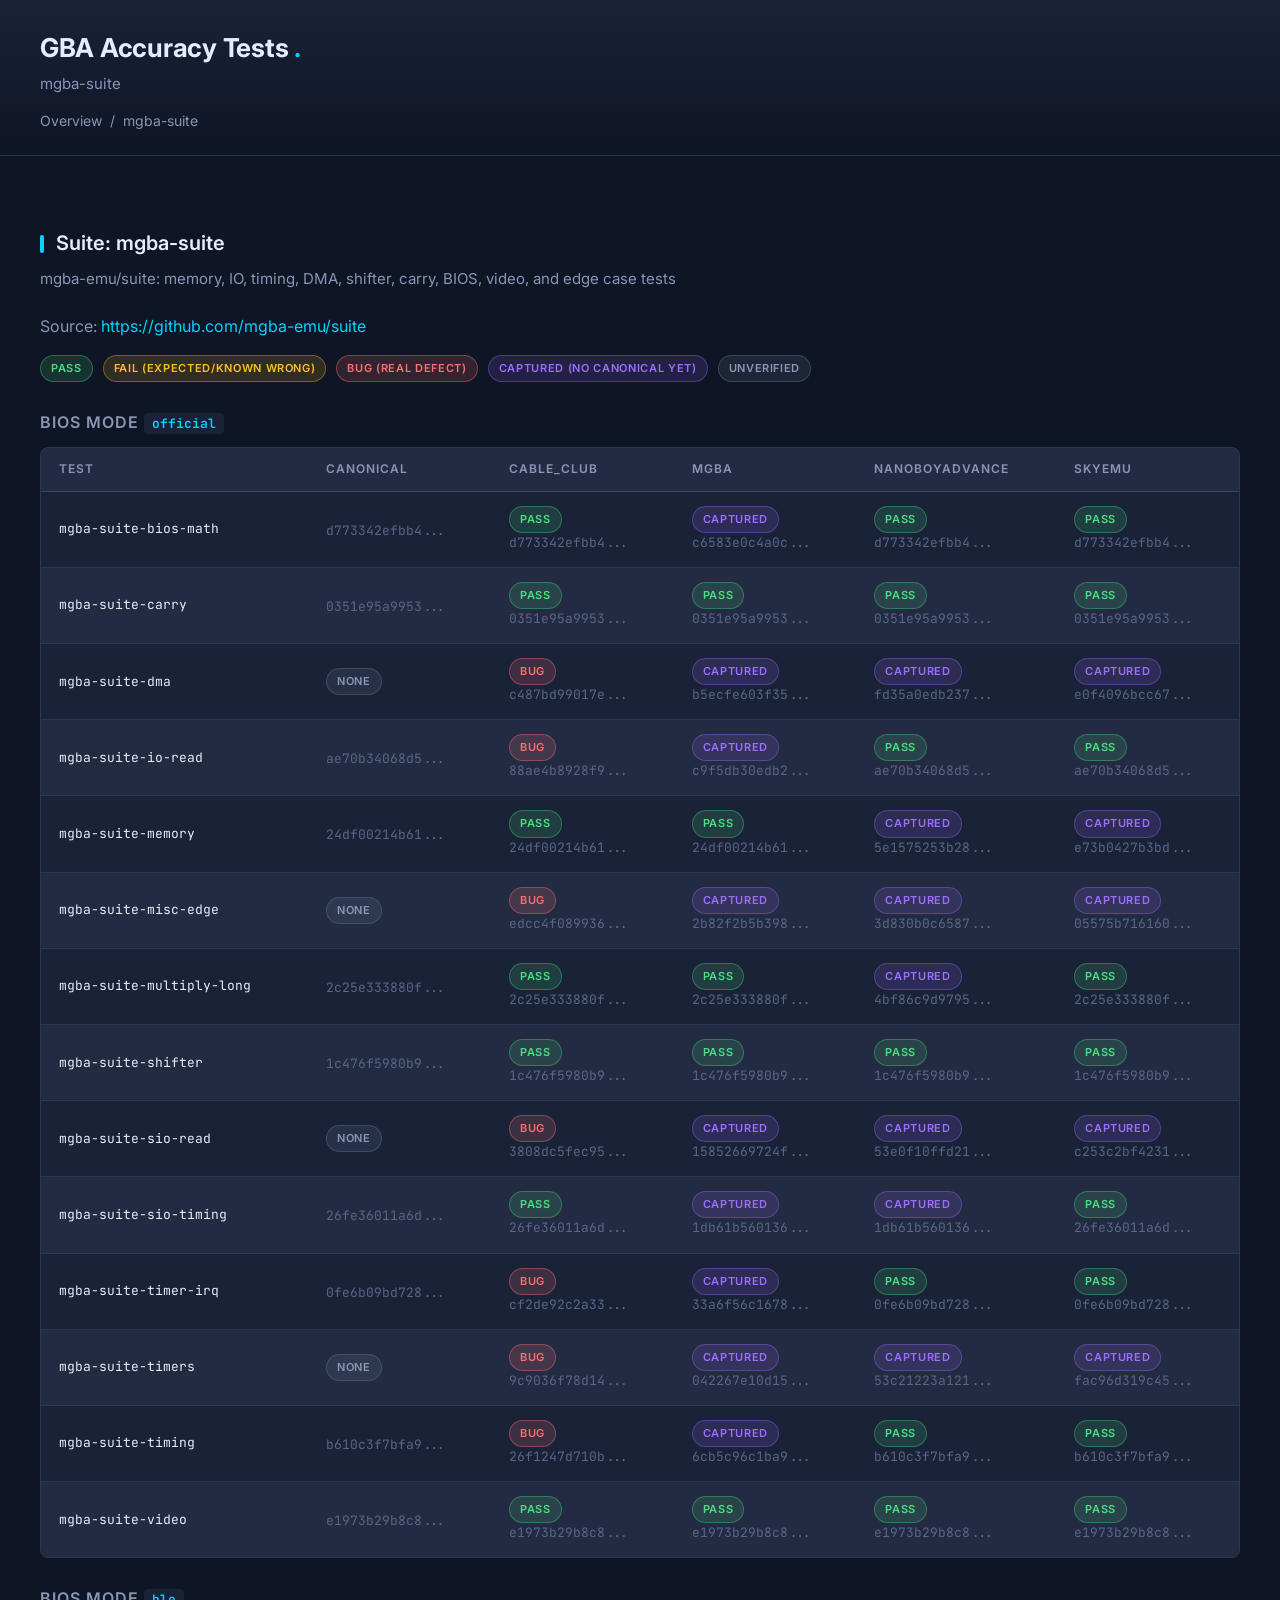
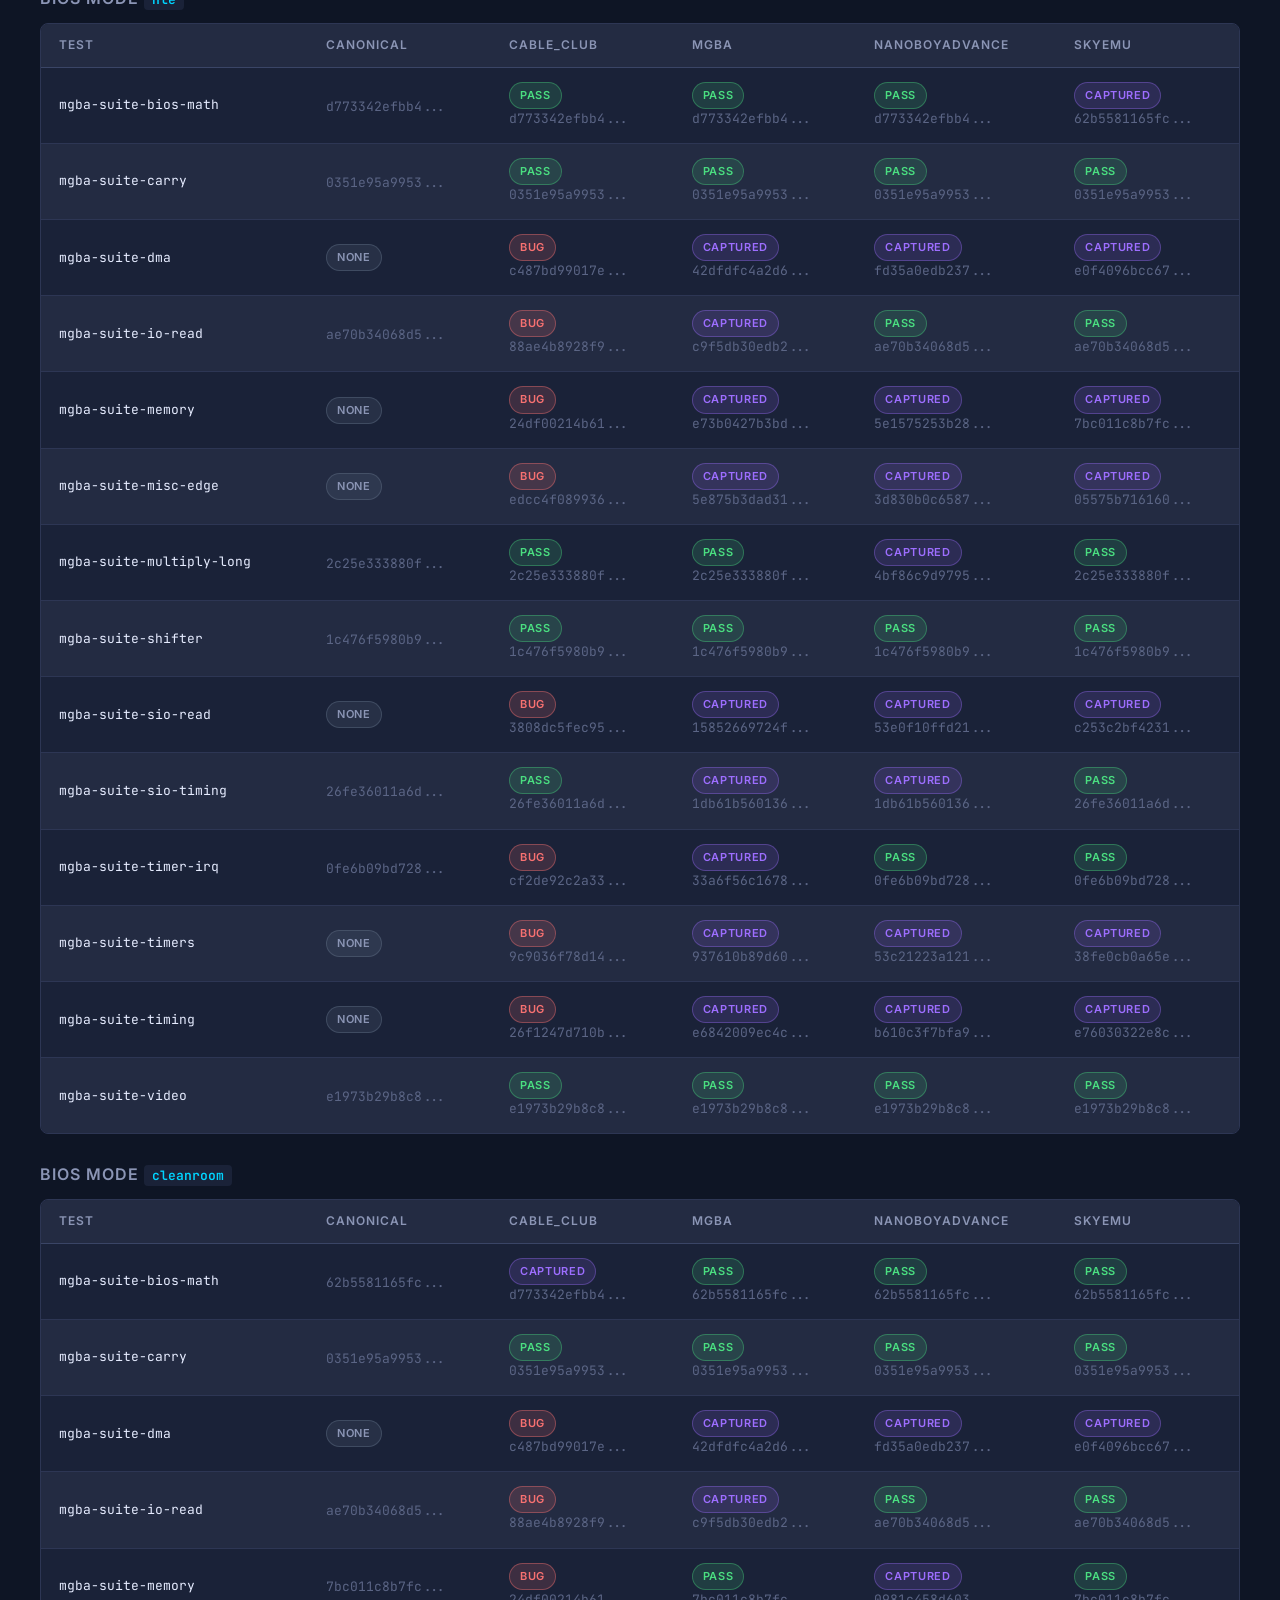
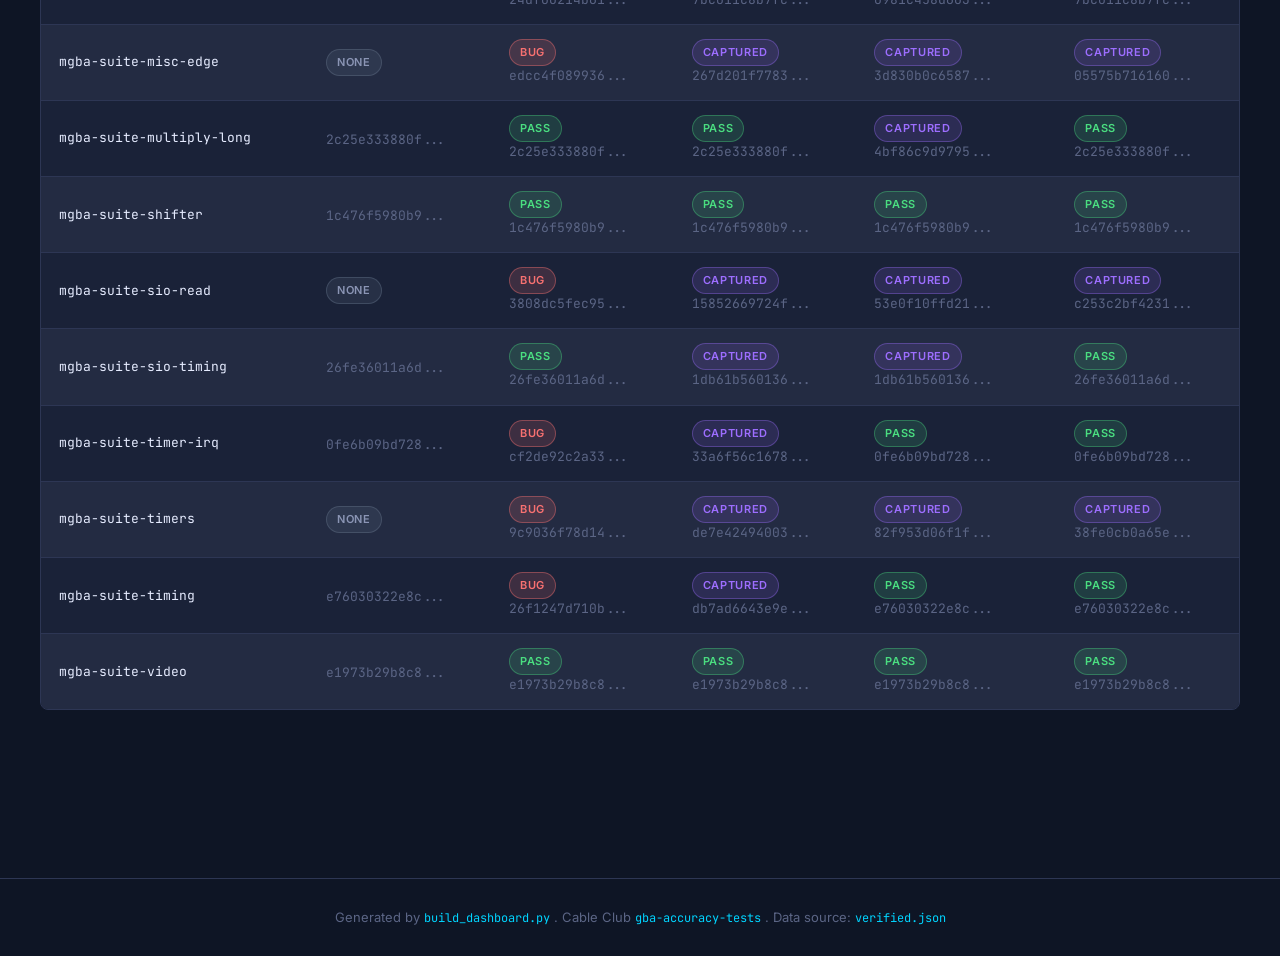
<file: docs/dashboard/suite-mgba-suite.html>
<!DOCTYPE html>
<html lang="en">
<head>
<meta charset="utf-8">
<meta name="viewport" content="width=device-width, initial-scale=1">
<title>mgba-suite - gba-accuracy-tests</title>
<link rel="stylesheet" href="style.css">
</head>
<body>
<header class="site">
  <div class="row">
    <div>
      <h1>GBA Accuracy Tests <span class="accent">.</span></h1>
      <p class="subtitle">mgba-suite</p>
    </div>
  </div>
  <nav class="crumbs"><a href="index.html">Overview</a> &nbsp;/&nbsp; mgba-suite</nav>
</header>
<main>
<h2>Suite: mgba-suite</h2>
<p>mgba-emu/suite: memory, IO, timing, DMA, shifter, carry, BIOS, video, and edge case tests</p>
<p class="muted">Source: <a href="https://github.com/mgba-emu/suite">https://github.com/mgba-emu/suite</a></p>
<div class="legend"><span class="badge pass">pass</span><span class="badge fail">fail (expected/known wrong)</span><span class="badge bug">bug (real defect)</span><span class="badge captured">captured (no canonical yet)</span><span class="badge unverified">unverified</span></div>
<h3>BIOS mode <code>official</code></h3>
<div class="table-wrap"><table><thead><tr><th>Test</th><th>Canonical</th>
<th class="runner r-cable_club"><span class="dot"></span>cable_club</th>
<th class="runner r-mgba"><span class="dot"></span>mgba</th>
<th class="runner r-nanoboyadvance"><span class="dot"></span>nanoboyadvance</th>
<th class="runner r-skyemu"><span class="dot"></span>skyemu</th>
</tr></thead><tbody>
<tr class="test-row">
<td class="id">mgba-suite-bios-math</td>
<td><span class="hash" title="d773342efbb4dd027cff51f38323771658601735541b8e50ef6ea92ed1fa8e05">d773342efbb4...</span></td>
<td><span class="badge pass" title="d773342efbb4dd027cff51f38323771658601735541b8e50ef6ea92ed1fa8e05">pass</span><div class="hash" title="d773342efbb4dd027cff51f38323771658601735541b8e50ef6ea92ed1fa8e05">d773342efbb4...</div></td>
<td><span class="badge captured" title="c6583e0c4a0ce7747ccef67047a1ceff0e8235f870893e32ece3a23e1b6c25d9">captured</span><div class="hash" title="c6583e0c4a0ce7747ccef67047a1ceff0e8235f870893e32ece3a23e1b6c25d9">c6583e0c4a0c...</div></td>
<td><span class="badge pass" title="d773342efbb4dd027cff51f38323771658601735541b8e50ef6ea92ed1fa8e05">pass</span><div class="hash" title="d773342efbb4dd027cff51f38323771658601735541b8e50ef6ea92ed1fa8e05">d773342efbb4...</div></td>
<td><span class="badge pass" title="d773342efbb4dd027cff51f38323771658601735541b8e50ef6ea92ed1fa8e05">pass</span><div class="hash" title="d773342efbb4dd027cff51f38323771658601735541b8e50ef6ea92ed1fa8e05">d773342efbb4...</div></td>
</tr>
<tr class="test-row">
<td class="id">mgba-suite-carry</td>
<td><span class="hash" title="0351e95a99538d9c44b4b5f3ad03b12f30cd75e5ec024c4c4f38e891df12da71">0351e95a9953...</span></td>
<td><span class="badge pass" title="0351e95a99538d9c44b4b5f3ad03b12f30cd75e5ec024c4c4f38e891df12da71">pass</span><div class="hash" title="0351e95a99538d9c44b4b5f3ad03b12f30cd75e5ec024c4c4f38e891df12da71">0351e95a9953...</div></td>
<td><span class="badge pass" title="0351e95a99538d9c44b4b5f3ad03b12f30cd75e5ec024c4c4f38e891df12da71">pass</span><div class="hash" title="0351e95a99538d9c44b4b5f3ad03b12f30cd75e5ec024c4c4f38e891df12da71">0351e95a9953...</div></td>
<td><span class="badge pass" title="0351e95a99538d9c44b4b5f3ad03b12f30cd75e5ec024c4c4f38e891df12da71">pass</span><div class="hash" title="0351e95a99538d9c44b4b5f3ad03b12f30cd75e5ec024c4c4f38e891df12da71">0351e95a9953...</div></td>
<td><span class="badge pass" title="0351e95a99538d9c44b4b5f3ad03b12f30cd75e5ec024c4c4f38e891df12da71">pass</span><div class="hash" title="0351e95a99538d9c44b4b5f3ad03b12f30cd75e5ec024c4c4f38e891df12da71">0351e95a9953...</div></td>
</tr>
<tr class="test-row">
<td class="id">mgba-suite-dma</td>
<td><span class="badge unverified">none</span></td>
<td><span class="badge bug" title="c487bd99017e380812a9e3c97f31244923f7107621fc62ef90a0eee73127a7fb">bug</span><div class="hash" title="c487bd99017e380812a9e3c97f31244923f7107621fc62ef90a0eee73127a7fb">c487bd99017e...</div></td>
<td><span class="badge captured" title="b5ecfe603f354223eac5c749adbcaa14dadb12cd1c01e9246a35a8ba332926bf">captured</span><div class="hash" title="b5ecfe603f354223eac5c749adbcaa14dadb12cd1c01e9246a35a8ba332926bf">b5ecfe603f35...</div></td>
<td><span class="badge captured" title="fd35a0edb23777aa618008a995cac13cd26c12ec036714bd7fca471f24b9095d">captured</span><div class="hash" title="fd35a0edb23777aa618008a995cac13cd26c12ec036714bd7fca471f24b9095d">fd35a0edb237...</div></td>
<td><span class="badge captured" title="e0f4096bcc6788015189e43436e76fd8d6f4381b0aac307669b51105f06660f9">captured</span><div class="hash" title="e0f4096bcc6788015189e43436e76fd8d6f4381b0aac307669b51105f06660f9">e0f4096bcc67...</div></td>
</tr>
<tr class="test-row">
<td class="id">mgba-suite-io-read</td>
<td><span class="hash" title="ae70b34068d5727fd2979e103ea3d71615c08b928fc7f2b0a86fd6abcf7d8987">ae70b34068d5...</span></td>
<td><span class="badge bug" title="88ae4b8928f949682c67ee291db39675a14ec749ce39696e61f2171565d5f4ea">bug</span><div class="hash" title="88ae4b8928f949682c67ee291db39675a14ec749ce39696e61f2171565d5f4ea">88ae4b8928f9...</div></td>
<td><span class="badge captured" title="c9f5db30edb2bb8785fc86f413d539d82b10668dd53b42bcca61a67f3ef0fadf">captured</span><div class="hash" title="c9f5db30edb2bb8785fc86f413d539d82b10668dd53b42bcca61a67f3ef0fadf">c9f5db30edb2...</div></td>
<td><span class="badge pass" title="ae70b34068d5727fd2979e103ea3d71615c08b928fc7f2b0a86fd6abcf7d8987">pass</span><div class="hash" title="ae70b34068d5727fd2979e103ea3d71615c08b928fc7f2b0a86fd6abcf7d8987">ae70b34068d5...</div></td>
<td><span class="badge pass" title="ae70b34068d5727fd2979e103ea3d71615c08b928fc7f2b0a86fd6abcf7d8987">pass</span><div class="hash" title="ae70b34068d5727fd2979e103ea3d71615c08b928fc7f2b0a86fd6abcf7d8987">ae70b34068d5...</div></td>
</tr>
<tr class="test-row">
<td class="id">mgba-suite-memory</td>
<td><span class="hash" title="24df00214b612dfff71f9182bcf1c7410942dc159048b38300327f3197940590">24df00214b61...</span></td>
<td><span class="badge pass" title="24df00214b612dfff71f9182bcf1c7410942dc159048b38300327f3197940590">pass</span><div class="hash" title="24df00214b612dfff71f9182bcf1c7410942dc159048b38300327f3197940590">24df00214b61...</div></td>
<td><span class="badge pass" title="24df00214b612dfff71f9182bcf1c7410942dc159048b38300327f3197940590">pass</span><div class="hash" title="24df00214b612dfff71f9182bcf1c7410942dc159048b38300327f3197940590">24df00214b61...</div></td>
<td><span class="badge captured" title="5e1575253b28332f0942219e088c7142238dd6f57f0276eb0c50115432fc8610">captured</span><div class="hash" title="5e1575253b28332f0942219e088c7142238dd6f57f0276eb0c50115432fc8610">5e1575253b28...</div></td>
<td><span class="badge captured" title="e73b0427b3bda719f3d407708ae3333aac1e48e9ed3f3bd67869278cbddd1715">captured</span><div class="hash" title="e73b0427b3bda719f3d407708ae3333aac1e48e9ed3f3bd67869278cbddd1715">e73b0427b3bd...</div></td>
</tr>
<tr class="test-row">
<td class="id">mgba-suite-misc-edge</td>
<td><span class="badge unverified">none</span></td>
<td><span class="badge bug" title="edcc4f0899361409087126589090547d84ae7483ebac226bc3cc670813b95bf3">bug</span><div class="hash" title="edcc4f0899361409087126589090547d84ae7483ebac226bc3cc670813b95bf3">edcc4f089936...</div></td>
<td><span class="badge captured" title="2b82f2b5b3981482a5e08896fb597b346859df2e7fd88661fed0a4fb57eca6a0">captured</span><div class="hash" title="2b82f2b5b3981482a5e08896fb597b346859df2e7fd88661fed0a4fb57eca6a0">2b82f2b5b398...</div></td>
<td><span class="badge captured" title="3d830b0c658762ccc74450354445a60034efe44b55c69ca14272429a2805febb">captured</span><div class="hash" title="3d830b0c658762ccc74450354445a60034efe44b55c69ca14272429a2805febb">3d830b0c6587...</div></td>
<td><span class="badge captured" title="05575b716160469509595d49a586eece188fe10c739fad9c37e4d71a9e679227">captured</span><div class="hash" title="05575b716160469509595d49a586eece188fe10c739fad9c37e4d71a9e679227">05575b716160...</div></td>
</tr>
<tr class="test-row">
<td class="id">mgba-suite-multiply-long</td>
<td><span class="hash" title="2c25e333880f276ea3ab33d6c3e0685de81d55df995e32db04c974a8e2d60569">2c25e333880f...</span></td>
<td><span class="badge pass" title="2c25e333880f276ea3ab33d6c3e0685de81d55df995e32db04c974a8e2d60569">pass</span><div class="hash" title="2c25e333880f276ea3ab33d6c3e0685de81d55df995e32db04c974a8e2d60569">2c25e333880f...</div></td>
<td><span class="badge pass" title="2c25e333880f276ea3ab33d6c3e0685de81d55df995e32db04c974a8e2d60569">pass</span><div class="hash" title="2c25e333880f276ea3ab33d6c3e0685de81d55df995e32db04c974a8e2d60569">2c25e333880f...</div></td>
<td><span class="badge captured" title="4bf86c9d97958c27a0337e5f978b189dae3493f51b0c3cf2656802d2e15101df">captured</span><div class="hash" title="4bf86c9d97958c27a0337e5f978b189dae3493f51b0c3cf2656802d2e15101df">4bf86c9d9795...</div></td>
<td><span class="badge pass" title="2c25e333880f276ea3ab33d6c3e0685de81d55df995e32db04c974a8e2d60569">pass</span><div class="hash" title="2c25e333880f276ea3ab33d6c3e0685de81d55df995e32db04c974a8e2d60569">2c25e333880f...</div></td>
</tr>
<tr class="test-row">
<td class="id">mgba-suite-shifter</td>
<td><span class="hash" title="1c476f5980b9e4d95d2ac0e72ea226efcc4b6d592d687d56aa88626e71563ea6">1c476f5980b9...</span></td>
<td><span class="badge pass" title="1c476f5980b9e4d95d2ac0e72ea226efcc4b6d592d687d56aa88626e71563ea6">pass</span><div class="hash" title="1c476f5980b9e4d95d2ac0e72ea226efcc4b6d592d687d56aa88626e71563ea6">1c476f5980b9...</div></td>
<td><span class="badge pass" title="1c476f5980b9e4d95d2ac0e72ea226efcc4b6d592d687d56aa88626e71563ea6">pass</span><div class="hash" title="1c476f5980b9e4d95d2ac0e72ea226efcc4b6d592d687d56aa88626e71563ea6">1c476f5980b9...</div></td>
<td><span class="badge pass" title="1c476f5980b9e4d95d2ac0e72ea226efcc4b6d592d687d56aa88626e71563ea6">pass</span><div class="hash" title="1c476f5980b9e4d95d2ac0e72ea226efcc4b6d592d687d56aa88626e71563ea6">1c476f5980b9...</div></td>
<td><span class="badge pass" title="1c476f5980b9e4d95d2ac0e72ea226efcc4b6d592d687d56aa88626e71563ea6">pass</span><div class="hash" title="1c476f5980b9e4d95d2ac0e72ea226efcc4b6d592d687d56aa88626e71563ea6">1c476f5980b9...</div></td>
</tr>
<tr class="test-row">
<td class="id">mgba-suite-sio-read</td>
<td><span class="badge unverified">none</span></td>
<td><span class="badge bug" title="3808dc5fec95495bc7cea90571b38063cc8a000f54a541708ba4f5c62a7df94e">bug</span><div class="hash" title="3808dc5fec95495bc7cea90571b38063cc8a000f54a541708ba4f5c62a7df94e">3808dc5fec95...</div></td>
<td><span class="badge captured" title="15852669724f71f15cee089636fef775cd13bdadcf8b196afc91f03636a49ff6">captured</span><div class="hash" title="15852669724f71f15cee089636fef775cd13bdadcf8b196afc91f03636a49ff6">15852669724f...</div></td>
<td><span class="badge captured" title="53e0f10ffd21ce74d3a8640aa9075d636247d5ffceeeadbf8bacfb4e2c969286">captured</span><div class="hash" title="53e0f10ffd21ce74d3a8640aa9075d636247d5ffceeeadbf8bacfb4e2c969286">53e0f10ffd21...</div></td>
<td><span class="badge captured" title="c253c2bf42317039b6726cd2a7ed34f335621ef77f36a8d5dc31e09d63cf1983">captured</span><div class="hash" title="c253c2bf42317039b6726cd2a7ed34f335621ef77f36a8d5dc31e09d63cf1983">c253c2bf4231...</div></td>
</tr>
<tr class="test-row">
<td class="id">mgba-suite-sio-timing</td>
<td><span class="hash" title="26fe36011a6d9b21c8c8d6ea6c0e954e951df05adefa8829e71759bb16ba8dd4">26fe36011a6d...</span></td>
<td><span class="badge pass" title="26fe36011a6d9b21c8c8d6ea6c0e954e951df05adefa8829e71759bb16ba8dd4">pass</span><div class="hash" title="26fe36011a6d9b21c8c8d6ea6c0e954e951df05adefa8829e71759bb16ba8dd4">26fe36011a6d...</div></td>
<td><span class="badge captured" title="1db61b560136d778fbf6f658bdcb2051678d84befb87ff731a5e7f407762428e">captured</span><div class="hash" title="1db61b560136d778fbf6f658bdcb2051678d84befb87ff731a5e7f407762428e">1db61b560136...</div></td>
<td><span class="badge captured" title="1db61b560136d778fbf6f658bdcb2051678d84befb87ff731a5e7f407762428e">captured</span><div class="hash" title="1db61b560136d778fbf6f658bdcb2051678d84befb87ff731a5e7f407762428e">1db61b560136...</div></td>
<td><span class="badge pass" title="26fe36011a6d9b21c8c8d6ea6c0e954e951df05adefa8829e71759bb16ba8dd4">pass</span><div class="hash" title="26fe36011a6d9b21c8c8d6ea6c0e954e951df05adefa8829e71759bb16ba8dd4">26fe36011a6d...</div></td>
</tr>
<tr class="test-row">
<td class="id">mgba-suite-timer-irq</td>
<td><span class="hash" title="0fe6b09bd7288eee146f2ef78a8d5cf2795c1fedf05a23b7ca04a473cf102d36">0fe6b09bd728...</span></td>
<td><span class="badge bug" title="cf2de92c2a338f12ea7296b3563f53c04db11c9843aa29998196eb164b74487e">bug</span><div class="hash" title="cf2de92c2a338f12ea7296b3563f53c04db11c9843aa29998196eb164b74487e">cf2de92c2a33...</div></td>
<td><span class="badge captured" title="33a6f56c1678943f21a501c163902c1c4ec84477b2b557710e28ee07ac80fc98">captured</span><div class="hash" title="33a6f56c1678943f21a501c163902c1c4ec84477b2b557710e28ee07ac80fc98">33a6f56c1678...</div></td>
<td><span class="badge pass" title="0fe6b09bd7288eee146f2ef78a8d5cf2795c1fedf05a23b7ca04a473cf102d36">pass</span><div class="hash" title="0fe6b09bd7288eee146f2ef78a8d5cf2795c1fedf05a23b7ca04a473cf102d36">0fe6b09bd728...</div></td>
<td><span class="badge pass" title="0fe6b09bd7288eee146f2ef78a8d5cf2795c1fedf05a23b7ca04a473cf102d36">pass</span><div class="hash" title="0fe6b09bd7288eee146f2ef78a8d5cf2795c1fedf05a23b7ca04a473cf102d36">0fe6b09bd728...</div></td>
</tr>
<tr class="test-row">
<td class="id">mgba-suite-timers</td>
<td><span class="badge unverified">none</span></td>
<td><span class="badge bug" title="9c9036f78d14611853e8495cfb353888f3eaeee0e3a8eb56bf3387da187ea390">bug</span><div class="hash" title="9c9036f78d14611853e8495cfb353888f3eaeee0e3a8eb56bf3387da187ea390">9c9036f78d14...</div></td>
<td><span class="badge captured" title="042267e10d15a68bc4945fd9b7360c3b85eb8f49cc0fae71b20efd40da2e3942">captured</span><div class="hash" title="042267e10d15a68bc4945fd9b7360c3b85eb8f49cc0fae71b20efd40da2e3942">042267e10d15...</div></td>
<td><span class="badge captured" title="53c21223a121cd4546d99a60ae4c1165e157001559c077fe9530074a072438b1">captured</span><div class="hash" title="53c21223a121cd4546d99a60ae4c1165e157001559c077fe9530074a072438b1">53c21223a121...</div></td>
<td><span class="badge captured" title="fac96d319c458f01eacc9a711ce368af935d07a039788abd15d00e8f7a958f50">captured</span><div class="hash" title="fac96d319c458f01eacc9a711ce368af935d07a039788abd15d00e8f7a958f50">fac96d319c45...</div></td>
</tr>
<tr class="test-row">
<td class="id">mgba-suite-timing</td>
<td><span class="hash" title="b610c3f7bfa9714fa5110e3b774f431a27eda1eed41c021dc4ef0461b4924ebd">b610c3f7bfa9...</span></td>
<td><span class="badge bug" title="26f1247d710b441c03f71f95852d4e068ba5b36dba3ce5dcb1b1b096b2b3471b">bug</span><div class="hash" title="26f1247d710b441c03f71f95852d4e068ba5b36dba3ce5dcb1b1b096b2b3471b">26f1247d710b...</div></td>
<td><span class="badge captured" title="6cb5c96c1ba9bcd156cb2a440785141527d2b9faefd0ac2fe9cf861d0d45d76d">captured</span><div class="hash" title="6cb5c96c1ba9bcd156cb2a440785141527d2b9faefd0ac2fe9cf861d0d45d76d">6cb5c96c1ba9...</div></td>
<td><span class="badge pass" title="b610c3f7bfa9714fa5110e3b774f431a27eda1eed41c021dc4ef0461b4924ebd">pass</span><div class="hash" title="b610c3f7bfa9714fa5110e3b774f431a27eda1eed41c021dc4ef0461b4924ebd">b610c3f7bfa9...</div></td>
<td><span class="badge pass" title="b610c3f7bfa9714fa5110e3b774f431a27eda1eed41c021dc4ef0461b4924ebd">pass</span><div class="hash" title="b610c3f7bfa9714fa5110e3b774f431a27eda1eed41c021dc4ef0461b4924ebd">b610c3f7bfa9...</div></td>
</tr>
<tr class="test-row">
<td class="id">mgba-suite-video</td>
<td><span class="hash" title="e1973b29b8c8368202cf5018dd1070eb7d314d27637de0f8b4892279746f34d0">e1973b29b8c8...</span></td>
<td><span class="badge pass" title="e1973b29b8c8368202cf5018dd1070eb7d314d27637de0f8b4892279746f34d0">pass</span><div class="hash" title="e1973b29b8c8368202cf5018dd1070eb7d314d27637de0f8b4892279746f34d0">e1973b29b8c8...</div></td>
<td><span class="badge pass" title="e1973b29b8c8368202cf5018dd1070eb7d314d27637de0f8b4892279746f34d0">pass</span><div class="hash" title="e1973b29b8c8368202cf5018dd1070eb7d314d27637de0f8b4892279746f34d0">e1973b29b8c8...</div></td>
<td><span class="badge pass" title="e1973b29b8c8368202cf5018dd1070eb7d314d27637de0f8b4892279746f34d0">pass</span><div class="hash" title="e1973b29b8c8368202cf5018dd1070eb7d314d27637de0f8b4892279746f34d0">e1973b29b8c8...</div></td>
<td><span class="badge pass" title="e1973b29b8c8368202cf5018dd1070eb7d314d27637de0f8b4892279746f34d0">pass</span><div class="hash" title="e1973b29b8c8368202cf5018dd1070eb7d314d27637de0f8b4892279746f34d0">e1973b29b8c8...</div></td>
</tr>
</tbody></table></div>
<h3>BIOS mode <code>hle</code></h3>
<div class="table-wrap"><table><thead><tr><th>Test</th><th>Canonical</th>
<th class="runner r-cable_club"><span class="dot"></span>cable_club</th>
<th class="runner r-mgba"><span class="dot"></span>mgba</th>
<th class="runner r-nanoboyadvance"><span class="dot"></span>nanoboyadvance</th>
<th class="runner r-skyemu"><span class="dot"></span>skyemu</th>
</tr></thead><tbody>
<tr class="test-row">
<td class="id">mgba-suite-bios-math</td>
<td><span class="hash" title="d773342efbb4dd027cff51f38323771658601735541b8e50ef6ea92ed1fa8e05">d773342efbb4...</span></td>
<td><span class="badge pass" title="d773342efbb4dd027cff51f38323771658601735541b8e50ef6ea92ed1fa8e05">pass</span><div class="hash" title="d773342efbb4dd027cff51f38323771658601735541b8e50ef6ea92ed1fa8e05">d773342efbb4...</div></td>
<td><span class="badge pass" title="d773342efbb4dd027cff51f38323771658601735541b8e50ef6ea92ed1fa8e05">pass</span><div class="hash" title="d773342efbb4dd027cff51f38323771658601735541b8e50ef6ea92ed1fa8e05">d773342efbb4...</div></td>
<td><span class="badge pass" title="d773342efbb4dd027cff51f38323771658601735541b8e50ef6ea92ed1fa8e05">pass</span><div class="hash" title="d773342efbb4dd027cff51f38323771658601735541b8e50ef6ea92ed1fa8e05">d773342efbb4...</div></td>
<td><span class="badge captured" title="62b5581165fc26c55faf7d238d63da1b98b4b1bd61b25b3598ed8c1f8ccf43d9">captured</span><div class="hash" title="62b5581165fc26c55faf7d238d63da1b98b4b1bd61b25b3598ed8c1f8ccf43d9">62b5581165fc...</div></td>
</tr>
<tr class="test-row">
<td class="id">mgba-suite-carry</td>
<td><span class="hash" title="0351e95a99538d9c44b4b5f3ad03b12f30cd75e5ec024c4c4f38e891df12da71">0351e95a9953...</span></td>
<td><span class="badge pass" title="0351e95a99538d9c44b4b5f3ad03b12f30cd75e5ec024c4c4f38e891df12da71">pass</span><div class="hash" title="0351e95a99538d9c44b4b5f3ad03b12f30cd75e5ec024c4c4f38e891df12da71">0351e95a9953...</div></td>
<td><span class="badge pass" title="0351e95a99538d9c44b4b5f3ad03b12f30cd75e5ec024c4c4f38e891df12da71">pass</span><div class="hash" title="0351e95a99538d9c44b4b5f3ad03b12f30cd75e5ec024c4c4f38e891df12da71">0351e95a9953...</div></td>
<td><span class="badge pass" title="0351e95a99538d9c44b4b5f3ad03b12f30cd75e5ec024c4c4f38e891df12da71">pass</span><div class="hash" title="0351e95a99538d9c44b4b5f3ad03b12f30cd75e5ec024c4c4f38e891df12da71">0351e95a9953...</div></td>
<td><span class="badge pass" title="0351e95a99538d9c44b4b5f3ad03b12f30cd75e5ec024c4c4f38e891df12da71">pass</span><div class="hash" title="0351e95a99538d9c44b4b5f3ad03b12f30cd75e5ec024c4c4f38e891df12da71">0351e95a9953...</div></td>
</tr>
<tr class="test-row">
<td class="id">mgba-suite-dma</td>
<td><span class="badge unverified">none</span></td>
<td><span class="badge bug" title="c487bd99017e380812a9e3c97f31244923f7107621fc62ef90a0eee73127a7fb">bug</span><div class="hash" title="c487bd99017e380812a9e3c97f31244923f7107621fc62ef90a0eee73127a7fb">c487bd99017e...</div></td>
<td><span class="badge captured" title="42dfdfc4a2d6fd1c33c88cd19071af6b15ffd837dba2f3ff623e56d5a976b196">captured</span><div class="hash" title="42dfdfc4a2d6fd1c33c88cd19071af6b15ffd837dba2f3ff623e56d5a976b196">42dfdfc4a2d6...</div></td>
<td><span class="badge captured" title="fd35a0edb23777aa618008a995cac13cd26c12ec036714bd7fca471f24b9095d">captured</span><div class="hash" title="fd35a0edb23777aa618008a995cac13cd26c12ec036714bd7fca471f24b9095d">fd35a0edb237...</div></td>
<td><span class="badge captured" title="e0f4096bcc6788015189e43436e76fd8d6f4381b0aac307669b51105f06660f9">captured</span><div class="hash" title="e0f4096bcc6788015189e43436e76fd8d6f4381b0aac307669b51105f06660f9">e0f4096bcc67...</div></td>
</tr>
<tr class="test-row">
<td class="id">mgba-suite-io-read</td>
<td><span class="hash" title="ae70b34068d5727fd2979e103ea3d71615c08b928fc7f2b0a86fd6abcf7d8987">ae70b34068d5...</span></td>
<td><span class="badge bug" title="88ae4b8928f949682c67ee291db39675a14ec749ce39696e61f2171565d5f4ea">bug</span><div class="hash" title="88ae4b8928f949682c67ee291db39675a14ec749ce39696e61f2171565d5f4ea">88ae4b8928f9...</div></td>
<td><span class="badge captured" title="c9f5db30edb2bb8785fc86f413d539d82b10668dd53b42bcca61a67f3ef0fadf">captured</span><div class="hash" title="c9f5db30edb2bb8785fc86f413d539d82b10668dd53b42bcca61a67f3ef0fadf">c9f5db30edb2...</div></td>
<td><span class="badge pass" title="ae70b34068d5727fd2979e103ea3d71615c08b928fc7f2b0a86fd6abcf7d8987">pass</span><div class="hash" title="ae70b34068d5727fd2979e103ea3d71615c08b928fc7f2b0a86fd6abcf7d8987">ae70b34068d5...</div></td>
<td><span class="badge pass" title="ae70b34068d5727fd2979e103ea3d71615c08b928fc7f2b0a86fd6abcf7d8987">pass</span><div class="hash" title="ae70b34068d5727fd2979e103ea3d71615c08b928fc7f2b0a86fd6abcf7d8987">ae70b34068d5...</div></td>
</tr>
<tr class="test-row">
<td class="id">mgba-suite-memory</td>
<td><span class="badge unverified">none</span></td>
<td><span class="badge bug" title="24df00214b612dfff71f9182bcf1c7410942dc159048b38300327f3197940590">bug</span><div class="hash" title="24df00214b612dfff71f9182bcf1c7410942dc159048b38300327f3197940590">24df00214b61...</div></td>
<td><span class="badge captured" title="e73b0427b3bda719f3d407708ae3333aac1e48e9ed3f3bd67869278cbddd1715">captured</span><div class="hash" title="e73b0427b3bda719f3d407708ae3333aac1e48e9ed3f3bd67869278cbddd1715">e73b0427b3bd...</div></td>
<td><span class="badge captured" title="5e1575253b28332f0942219e088c7142238dd6f57f0276eb0c50115432fc8610">captured</span><div class="hash" title="5e1575253b28332f0942219e088c7142238dd6f57f0276eb0c50115432fc8610">5e1575253b28...</div></td>
<td><span class="badge captured" title="7bc011c8b7fc74f4e6814b58321e6fbb5e6e84a353ca75967431b4674b9ba2b1">captured</span><div class="hash" title="7bc011c8b7fc74f4e6814b58321e6fbb5e6e84a353ca75967431b4674b9ba2b1">7bc011c8b7fc...</div></td>
</tr>
<tr class="test-row">
<td class="id">mgba-suite-misc-edge</td>
<td><span class="badge unverified">none</span></td>
<td><span class="badge bug" title="edcc4f0899361409087126589090547d84ae7483ebac226bc3cc670813b95bf3">bug</span><div class="hash" title="edcc4f0899361409087126589090547d84ae7483ebac226bc3cc670813b95bf3">edcc4f089936...</div></td>
<td><span class="badge captured" title="5e875b3dad3160cf308f16bc2ace375d316fdfdf1249bb9a27363010f6031057">captured</span><div class="hash" title="5e875b3dad3160cf308f16bc2ace375d316fdfdf1249bb9a27363010f6031057">5e875b3dad31...</div></td>
<td><span class="badge captured" title="3d830b0c658762ccc74450354445a60034efe44b55c69ca14272429a2805febb">captured</span><div class="hash" title="3d830b0c658762ccc74450354445a60034efe44b55c69ca14272429a2805febb">3d830b0c6587...</div></td>
<td><span class="badge captured" title="05575b716160469509595d49a586eece188fe10c739fad9c37e4d71a9e679227">captured</span><div class="hash" title="05575b716160469509595d49a586eece188fe10c739fad9c37e4d71a9e679227">05575b716160...</div></td>
</tr>
<tr class="test-row">
<td class="id">mgba-suite-multiply-long</td>
<td><span class="hash" title="2c25e333880f276ea3ab33d6c3e0685de81d55df995e32db04c974a8e2d60569">2c25e333880f...</span></td>
<td><span class="badge pass" title="2c25e333880f276ea3ab33d6c3e0685de81d55df995e32db04c974a8e2d60569">pass</span><div class="hash" title="2c25e333880f276ea3ab33d6c3e0685de81d55df995e32db04c974a8e2d60569">2c25e333880f...</div></td>
<td><span class="badge pass" title="2c25e333880f276ea3ab33d6c3e0685de81d55df995e32db04c974a8e2d60569">pass</span><div class="hash" title="2c25e333880f276ea3ab33d6c3e0685de81d55df995e32db04c974a8e2d60569">2c25e333880f...</div></td>
<td><span class="badge captured" title="4bf86c9d97958c27a0337e5f978b189dae3493f51b0c3cf2656802d2e15101df">captured</span><div class="hash" title="4bf86c9d97958c27a0337e5f978b189dae3493f51b0c3cf2656802d2e15101df">4bf86c9d9795...</div></td>
<td><span class="badge pass" title="2c25e333880f276ea3ab33d6c3e0685de81d55df995e32db04c974a8e2d60569">pass</span><div class="hash" title="2c25e333880f276ea3ab33d6c3e0685de81d55df995e32db04c974a8e2d60569">2c25e333880f...</div></td>
</tr>
<tr class="test-row">
<td class="id">mgba-suite-shifter</td>
<td><span class="hash" title="1c476f5980b9e4d95d2ac0e72ea226efcc4b6d592d687d56aa88626e71563ea6">1c476f5980b9...</span></td>
<td><span class="badge pass" title="1c476f5980b9e4d95d2ac0e72ea226efcc4b6d592d687d56aa88626e71563ea6">pass</span><div class="hash" title="1c476f5980b9e4d95d2ac0e72ea226efcc4b6d592d687d56aa88626e71563ea6">1c476f5980b9...</div></td>
<td><span class="badge pass" title="1c476f5980b9e4d95d2ac0e72ea226efcc4b6d592d687d56aa88626e71563ea6">pass</span><div class="hash" title="1c476f5980b9e4d95d2ac0e72ea226efcc4b6d592d687d56aa88626e71563ea6">1c476f5980b9...</div></td>
<td><span class="badge pass" title="1c476f5980b9e4d95d2ac0e72ea226efcc4b6d592d687d56aa88626e71563ea6">pass</span><div class="hash" title="1c476f5980b9e4d95d2ac0e72ea226efcc4b6d592d687d56aa88626e71563ea6">1c476f5980b9...</div></td>
<td><span class="badge pass" title="1c476f5980b9e4d95d2ac0e72ea226efcc4b6d592d687d56aa88626e71563ea6">pass</span><div class="hash" title="1c476f5980b9e4d95d2ac0e72ea226efcc4b6d592d687d56aa88626e71563ea6">1c476f5980b9...</div></td>
</tr>
<tr class="test-row">
<td class="id">mgba-suite-sio-read</td>
<td><span class="badge unverified">none</span></td>
<td><span class="badge bug" title="3808dc5fec95495bc7cea90571b38063cc8a000f54a541708ba4f5c62a7df94e">bug</span><div class="hash" title="3808dc5fec95495bc7cea90571b38063cc8a000f54a541708ba4f5c62a7df94e">3808dc5fec95...</div></td>
<td><span class="badge captured" title="15852669724f71f15cee089636fef775cd13bdadcf8b196afc91f03636a49ff6">captured</span><div class="hash" title="15852669724f71f15cee089636fef775cd13bdadcf8b196afc91f03636a49ff6">15852669724f...</div></td>
<td><span class="badge captured" title="53e0f10ffd21ce74d3a8640aa9075d636247d5ffceeeadbf8bacfb4e2c969286">captured</span><div class="hash" title="53e0f10ffd21ce74d3a8640aa9075d636247d5ffceeeadbf8bacfb4e2c969286">53e0f10ffd21...</div></td>
<td><span class="badge captured" title="c253c2bf42317039b6726cd2a7ed34f335621ef77f36a8d5dc31e09d63cf1983">captured</span><div class="hash" title="c253c2bf42317039b6726cd2a7ed34f335621ef77f36a8d5dc31e09d63cf1983">c253c2bf4231...</div></td>
</tr>
<tr class="test-row">
<td class="id">mgba-suite-sio-timing</td>
<td><span class="hash" title="26fe36011a6d9b21c8c8d6ea6c0e954e951df05adefa8829e71759bb16ba8dd4">26fe36011a6d...</span></td>
<td><span class="badge pass" title="26fe36011a6d9b21c8c8d6ea6c0e954e951df05adefa8829e71759bb16ba8dd4">pass</span><div class="hash" title="26fe36011a6d9b21c8c8d6ea6c0e954e951df05adefa8829e71759bb16ba8dd4">26fe36011a6d...</div></td>
<td><span class="badge captured" title="1db61b560136d778fbf6f658bdcb2051678d84befb87ff731a5e7f407762428e">captured</span><div class="hash" title="1db61b560136d778fbf6f658bdcb2051678d84befb87ff731a5e7f407762428e">1db61b560136...</div></td>
<td><span class="badge captured" title="1db61b560136d778fbf6f658bdcb2051678d84befb87ff731a5e7f407762428e">captured</span><div class="hash" title="1db61b560136d778fbf6f658bdcb2051678d84befb87ff731a5e7f407762428e">1db61b560136...</div></td>
<td><span class="badge pass" title="26fe36011a6d9b21c8c8d6ea6c0e954e951df05adefa8829e71759bb16ba8dd4">pass</span><div class="hash" title="26fe36011a6d9b21c8c8d6ea6c0e954e951df05adefa8829e71759bb16ba8dd4">26fe36011a6d...</div></td>
</tr>
<tr class="test-row">
<td class="id">mgba-suite-timer-irq</td>
<td><span class="hash" title="0fe6b09bd7288eee146f2ef78a8d5cf2795c1fedf05a23b7ca04a473cf102d36">0fe6b09bd728...</span></td>
<td><span class="badge bug" title="cf2de92c2a338f12ea7296b3563f53c04db11c9843aa29998196eb164b74487e">bug</span><div class="hash" title="cf2de92c2a338f12ea7296b3563f53c04db11c9843aa29998196eb164b74487e">cf2de92c2a33...</div></td>
<td><span class="badge captured" title="33a6f56c1678943f21a501c163902c1c4ec84477b2b557710e28ee07ac80fc98">captured</span><div class="hash" title="33a6f56c1678943f21a501c163902c1c4ec84477b2b557710e28ee07ac80fc98">33a6f56c1678...</div></td>
<td><span class="badge pass" title="0fe6b09bd7288eee146f2ef78a8d5cf2795c1fedf05a23b7ca04a473cf102d36">pass</span><div class="hash" title="0fe6b09bd7288eee146f2ef78a8d5cf2795c1fedf05a23b7ca04a473cf102d36">0fe6b09bd728...</div></td>
<td><span class="badge pass" title="0fe6b09bd7288eee146f2ef78a8d5cf2795c1fedf05a23b7ca04a473cf102d36">pass</span><div class="hash" title="0fe6b09bd7288eee146f2ef78a8d5cf2795c1fedf05a23b7ca04a473cf102d36">0fe6b09bd728...</div></td>
</tr>
<tr class="test-row">
<td class="id">mgba-suite-timers</td>
<td><span class="badge unverified">none</span></td>
<td><span class="badge bug" title="9c9036f78d14611853e8495cfb353888f3eaeee0e3a8eb56bf3387da187ea390">bug</span><div class="hash" title="9c9036f78d14611853e8495cfb353888f3eaeee0e3a8eb56bf3387da187ea390">9c9036f78d14...</div></td>
<td><span class="badge captured" title="937610b89d602a7465b8345ad189c6abb6b2b8592b5b630ee60e4dc1d6de893d">captured</span><div class="hash" title="937610b89d602a7465b8345ad189c6abb6b2b8592b5b630ee60e4dc1d6de893d">937610b89d60...</div></td>
<td><span class="badge captured" title="53c21223a121cd4546d99a60ae4c1165e157001559c077fe9530074a072438b1">captured</span><div class="hash" title="53c21223a121cd4546d99a60ae4c1165e157001559c077fe9530074a072438b1">53c21223a121...</div></td>
<td><span class="badge captured" title="38fe0cb0a65e0e17f4da1f039757332eff740b013b95773519928395cf49c8cc">captured</span><div class="hash" title="38fe0cb0a65e0e17f4da1f039757332eff740b013b95773519928395cf49c8cc">38fe0cb0a65e...</div></td>
</tr>
<tr class="test-row">
<td class="id">mgba-suite-timing</td>
<td><span class="badge unverified">none</span></td>
<td><span class="badge bug" title="26f1247d710b441c03f71f95852d4e068ba5b36dba3ce5dcb1b1b096b2b3471b">bug</span><div class="hash" title="26f1247d710b441c03f71f95852d4e068ba5b36dba3ce5dcb1b1b096b2b3471b">26f1247d710b...</div></td>
<td><span class="badge captured" title="e6842009ec4cb53f3e431f4fb0f9b867b9b6b104b3df35dd76e87015b5866e8a">captured</span><div class="hash" title="e6842009ec4cb53f3e431f4fb0f9b867b9b6b104b3df35dd76e87015b5866e8a">e6842009ec4c...</div></td>
<td><span class="badge captured" title="b610c3f7bfa9714fa5110e3b774f431a27eda1eed41c021dc4ef0461b4924ebd">captured</span><div class="hash" title="b610c3f7bfa9714fa5110e3b774f431a27eda1eed41c021dc4ef0461b4924ebd">b610c3f7bfa9...</div></td>
<td><span class="badge captured" title="e76030322e8c53a3a7a0384165da579755aad0a19fff14141c48a4952dcc5a15">captured</span><div class="hash" title="e76030322e8c53a3a7a0384165da579755aad0a19fff14141c48a4952dcc5a15">e76030322e8c...</div></td>
</tr>
<tr class="test-row">
<td class="id">mgba-suite-video</td>
<td><span class="hash" title="e1973b29b8c8368202cf5018dd1070eb7d314d27637de0f8b4892279746f34d0">e1973b29b8c8...</span></td>
<td><span class="badge pass" title="e1973b29b8c8368202cf5018dd1070eb7d314d27637de0f8b4892279746f34d0">pass</span><div class="hash" title="e1973b29b8c8368202cf5018dd1070eb7d314d27637de0f8b4892279746f34d0">e1973b29b8c8...</div></td>
<td><span class="badge pass" title="e1973b29b8c8368202cf5018dd1070eb7d314d27637de0f8b4892279746f34d0">pass</span><div class="hash" title="e1973b29b8c8368202cf5018dd1070eb7d314d27637de0f8b4892279746f34d0">e1973b29b8c8...</div></td>
<td><span class="badge pass" title="e1973b29b8c8368202cf5018dd1070eb7d314d27637de0f8b4892279746f34d0">pass</span><div class="hash" title="e1973b29b8c8368202cf5018dd1070eb7d314d27637de0f8b4892279746f34d0">e1973b29b8c8...</div></td>
<td><span class="badge pass" title="e1973b29b8c8368202cf5018dd1070eb7d314d27637de0f8b4892279746f34d0">pass</span><div class="hash" title="e1973b29b8c8368202cf5018dd1070eb7d314d27637de0f8b4892279746f34d0">e1973b29b8c8...</div></td>
</tr>
</tbody></table></div>
<h3>BIOS mode <code>cleanroom</code></h3>
<div class="table-wrap"><table><thead><tr><th>Test</th><th>Canonical</th>
<th class="runner r-cable_club"><span class="dot"></span>cable_club</th>
<th class="runner r-mgba"><span class="dot"></span>mgba</th>
<th class="runner r-nanoboyadvance"><span class="dot"></span>nanoboyadvance</th>
<th class="runner r-skyemu"><span class="dot"></span>skyemu</th>
</tr></thead><tbody>
<tr class="test-row">
<td class="id">mgba-suite-bios-math</td>
<td><span class="hash" title="62b5581165fc26c55faf7d238d63da1b98b4b1bd61b25b3598ed8c1f8ccf43d9">62b5581165fc...</span></td>
<td><span class="badge captured" title="d773342efbb4dd027cff51f38323771658601735541b8e50ef6ea92ed1fa8e05">captured</span><div class="hash" title="d773342efbb4dd027cff51f38323771658601735541b8e50ef6ea92ed1fa8e05">d773342efbb4...</div></td>
<td><span class="badge pass" title="62b5581165fc26c55faf7d238d63da1b98b4b1bd61b25b3598ed8c1f8ccf43d9">pass</span><div class="hash" title="62b5581165fc26c55faf7d238d63da1b98b4b1bd61b25b3598ed8c1f8ccf43d9">62b5581165fc...</div></td>
<td><span class="badge pass" title="62b5581165fc26c55faf7d238d63da1b98b4b1bd61b25b3598ed8c1f8ccf43d9">pass</span><div class="hash" title="62b5581165fc26c55faf7d238d63da1b98b4b1bd61b25b3598ed8c1f8ccf43d9">62b5581165fc...</div></td>
<td><span class="badge pass" title="62b5581165fc26c55faf7d238d63da1b98b4b1bd61b25b3598ed8c1f8ccf43d9">pass</span><div class="hash" title="62b5581165fc26c55faf7d238d63da1b98b4b1bd61b25b3598ed8c1f8ccf43d9">62b5581165fc...</div></td>
</tr>
<tr class="test-row">
<td class="id">mgba-suite-carry</td>
<td><span class="hash" title="0351e95a99538d9c44b4b5f3ad03b12f30cd75e5ec024c4c4f38e891df12da71">0351e95a9953...</span></td>
<td><span class="badge pass" title="0351e95a99538d9c44b4b5f3ad03b12f30cd75e5ec024c4c4f38e891df12da71">pass</span><div class="hash" title="0351e95a99538d9c44b4b5f3ad03b12f30cd75e5ec024c4c4f38e891df12da71">0351e95a9953...</div></td>
<td><span class="badge pass" title="0351e95a99538d9c44b4b5f3ad03b12f30cd75e5ec024c4c4f38e891df12da71">pass</span><div class="hash" title="0351e95a99538d9c44b4b5f3ad03b12f30cd75e5ec024c4c4f38e891df12da71">0351e95a9953...</div></td>
<td><span class="badge pass" title="0351e95a99538d9c44b4b5f3ad03b12f30cd75e5ec024c4c4f38e891df12da71">pass</span><div class="hash" title="0351e95a99538d9c44b4b5f3ad03b12f30cd75e5ec024c4c4f38e891df12da71">0351e95a9953...</div></td>
<td><span class="badge pass" title="0351e95a99538d9c44b4b5f3ad03b12f30cd75e5ec024c4c4f38e891df12da71">pass</span><div class="hash" title="0351e95a99538d9c44b4b5f3ad03b12f30cd75e5ec024c4c4f38e891df12da71">0351e95a9953...</div></td>
</tr>
<tr class="test-row">
<td class="id">mgba-suite-dma</td>
<td><span class="badge unverified">none</span></td>
<td><span class="badge bug" title="c487bd99017e380812a9e3c97f31244923f7107621fc62ef90a0eee73127a7fb">bug</span><div class="hash" title="c487bd99017e380812a9e3c97f31244923f7107621fc62ef90a0eee73127a7fb">c487bd99017e...</div></td>
<td><span class="badge captured" title="42dfdfc4a2d6fd1c33c88cd19071af6b15ffd837dba2f3ff623e56d5a976b196">captured</span><div class="hash" title="42dfdfc4a2d6fd1c33c88cd19071af6b15ffd837dba2f3ff623e56d5a976b196">42dfdfc4a2d6...</div></td>
<td><span class="badge captured" title="fd35a0edb23777aa618008a995cac13cd26c12ec036714bd7fca471f24b9095d">captured</span><div class="hash" title="fd35a0edb23777aa618008a995cac13cd26c12ec036714bd7fca471f24b9095d">fd35a0edb237...</div></td>
<td><span class="badge captured" title="e0f4096bcc6788015189e43436e76fd8d6f4381b0aac307669b51105f06660f9">captured</span><div class="hash" title="e0f4096bcc6788015189e43436e76fd8d6f4381b0aac307669b51105f06660f9">e0f4096bcc67...</div></td>
</tr>
<tr class="test-row">
<td class="id">mgba-suite-io-read</td>
<td><span class="hash" title="ae70b34068d5727fd2979e103ea3d71615c08b928fc7f2b0a86fd6abcf7d8987">ae70b34068d5...</span></td>
<td><span class="badge bug" title="88ae4b8928f949682c67ee291db39675a14ec749ce39696e61f2171565d5f4ea">bug</span><div class="hash" title="88ae4b8928f949682c67ee291db39675a14ec749ce39696e61f2171565d5f4ea">88ae4b8928f9...</div></td>
<td><span class="badge captured" title="c9f5db30edb2bb8785fc86f413d539d82b10668dd53b42bcca61a67f3ef0fadf">captured</span><div class="hash" title="c9f5db30edb2bb8785fc86f413d539d82b10668dd53b42bcca61a67f3ef0fadf">c9f5db30edb2...</div></td>
<td><span class="badge pass" title="ae70b34068d5727fd2979e103ea3d71615c08b928fc7f2b0a86fd6abcf7d8987">pass</span><div class="hash" title="ae70b34068d5727fd2979e103ea3d71615c08b928fc7f2b0a86fd6abcf7d8987">ae70b34068d5...</div></td>
<td><span class="badge pass" title="ae70b34068d5727fd2979e103ea3d71615c08b928fc7f2b0a86fd6abcf7d8987">pass</span><div class="hash" title="ae70b34068d5727fd2979e103ea3d71615c08b928fc7f2b0a86fd6abcf7d8987">ae70b34068d5...</div></td>
</tr>
<tr class="test-row">
<td class="id">mgba-suite-memory</td>
<td><span class="hash" title="7bc011c8b7fc74f4e6814b58321e6fbb5e6e84a353ca75967431b4674b9ba2b1">7bc011c8b7fc...</span></td>
<td><span class="badge bug" title="24df00214b612dfff71f9182bcf1c7410942dc159048b38300327f3197940590">bug</span><div class="hash" title="24df00214b612dfff71f9182bcf1c7410942dc159048b38300327f3197940590">24df00214b61...</div></td>
<td><span class="badge pass" title="7bc011c8b7fc74f4e6814b58321e6fbb5e6e84a353ca75967431b4674b9ba2b1">pass</span><div class="hash" title="7bc011c8b7fc74f4e6814b58321e6fbb5e6e84a353ca75967431b4674b9ba2b1">7bc011c8b7fc...</div></td>
<td><span class="badge captured" title="0981c458d603f71fff9786be300d2180de636a57c62802b82e179fd4028a349c">captured</span><div class="hash" title="0981c458d603f71fff9786be300d2180de636a57c62802b82e179fd4028a349c">0981c458d603...</div></td>
<td><span class="badge pass" title="7bc011c8b7fc74f4e6814b58321e6fbb5e6e84a353ca75967431b4674b9ba2b1">pass</span><div class="hash" title="7bc011c8b7fc74f4e6814b58321e6fbb5e6e84a353ca75967431b4674b9ba2b1">7bc011c8b7fc...</div></td>
</tr>
<tr class="test-row">
<td class="id">mgba-suite-misc-edge</td>
<td><span class="badge unverified">none</span></td>
<td><span class="badge bug" title="edcc4f0899361409087126589090547d84ae7483ebac226bc3cc670813b95bf3">bug</span><div class="hash" title="edcc4f0899361409087126589090547d84ae7483ebac226bc3cc670813b95bf3">edcc4f089936...</div></td>
<td><span class="badge captured" title="267d201f77835bd329e6f6ad9d75961337a7aa00c4abed734c98ca9b0435b5c4">captured</span><div class="hash" title="267d201f77835bd329e6f6ad9d75961337a7aa00c4abed734c98ca9b0435b5c4">267d201f7783...</div></td>
<td><span class="badge captured" title="3d830b0c658762ccc74450354445a60034efe44b55c69ca14272429a2805febb">captured</span><div class="hash" title="3d830b0c658762ccc74450354445a60034efe44b55c69ca14272429a2805febb">3d830b0c6587...</div></td>
<td><span class="badge captured" title="05575b716160469509595d49a586eece188fe10c739fad9c37e4d71a9e679227">captured</span><div class="hash" title="05575b716160469509595d49a586eece188fe10c739fad9c37e4d71a9e679227">05575b716160...</div></td>
</tr>
<tr class="test-row">
<td class="id">mgba-suite-multiply-long</td>
<td><span class="hash" title="2c25e333880f276ea3ab33d6c3e0685de81d55df995e32db04c974a8e2d60569">2c25e333880f...</span></td>
<td><span class="badge pass" title="2c25e333880f276ea3ab33d6c3e0685de81d55df995e32db04c974a8e2d60569">pass</span><div class="hash" title="2c25e333880f276ea3ab33d6c3e0685de81d55df995e32db04c974a8e2d60569">2c25e333880f...</div></td>
<td><span class="badge pass" title="2c25e333880f276ea3ab33d6c3e0685de81d55df995e32db04c974a8e2d60569">pass</span><div class="hash" title="2c25e333880f276ea3ab33d6c3e0685de81d55df995e32db04c974a8e2d60569">2c25e333880f...</div></td>
<td><span class="badge captured" title="4bf86c9d97958c27a0337e5f978b189dae3493f51b0c3cf2656802d2e15101df">captured</span><div class="hash" title="4bf86c9d97958c27a0337e5f978b189dae3493f51b0c3cf2656802d2e15101df">4bf86c9d9795...</div></td>
<td><span class="badge pass" title="2c25e333880f276ea3ab33d6c3e0685de81d55df995e32db04c974a8e2d60569">pass</span><div class="hash" title="2c25e333880f276ea3ab33d6c3e0685de81d55df995e32db04c974a8e2d60569">2c25e333880f...</div></td>
</tr>
<tr class="test-row">
<td class="id">mgba-suite-shifter</td>
<td><span class="hash" title="1c476f5980b9e4d95d2ac0e72ea226efcc4b6d592d687d56aa88626e71563ea6">1c476f5980b9...</span></td>
<td><span class="badge pass" title="1c476f5980b9e4d95d2ac0e72ea226efcc4b6d592d687d56aa88626e71563ea6">pass</span><div class="hash" title="1c476f5980b9e4d95d2ac0e72ea226efcc4b6d592d687d56aa88626e71563ea6">1c476f5980b9...</div></td>
<td><span class="badge pass" title="1c476f5980b9e4d95d2ac0e72ea226efcc4b6d592d687d56aa88626e71563ea6">pass</span><div class="hash" title="1c476f5980b9e4d95d2ac0e72ea226efcc4b6d592d687d56aa88626e71563ea6">1c476f5980b9...</div></td>
<td><span class="badge pass" title="1c476f5980b9e4d95d2ac0e72ea226efcc4b6d592d687d56aa88626e71563ea6">pass</span><div class="hash" title="1c476f5980b9e4d95d2ac0e72ea226efcc4b6d592d687d56aa88626e71563ea6">1c476f5980b9...</div></td>
<td><span class="badge pass" title="1c476f5980b9e4d95d2ac0e72ea226efcc4b6d592d687d56aa88626e71563ea6">pass</span><div class="hash" title="1c476f5980b9e4d95d2ac0e72ea226efcc4b6d592d687d56aa88626e71563ea6">1c476f5980b9...</div></td>
</tr>
<tr class="test-row">
<td class="id">mgba-suite-sio-read</td>
<td><span class="badge unverified">none</span></td>
<td><span class="badge bug" title="3808dc5fec95495bc7cea90571b38063cc8a000f54a541708ba4f5c62a7df94e">bug</span><div class="hash" title="3808dc5fec95495bc7cea90571b38063cc8a000f54a541708ba4f5c62a7df94e">3808dc5fec95...</div></td>
<td><span class="badge captured" title="15852669724f71f15cee089636fef775cd13bdadcf8b196afc91f03636a49ff6">captured</span><div class="hash" title="15852669724f71f15cee089636fef775cd13bdadcf8b196afc91f03636a49ff6">15852669724f...</div></td>
<td><span class="badge captured" title="53e0f10ffd21ce74d3a8640aa9075d636247d5ffceeeadbf8bacfb4e2c969286">captured</span><div class="hash" title="53e0f10ffd21ce74d3a8640aa9075d636247d5ffceeeadbf8bacfb4e2c969286">53e0f10ffd21...</div></td>
<td><span class="badge captured" title="c253c2bf42317039b6726cd2a7ed34f335621ef77f36a8d5dc31e09d63cf1983">captured</span><div class="hash" title="c253c2bf42317039b6726cd2a7ed34f335621ef77f36a8d5dc31e09d63cf1983">c253c2bf4231...</div></td>
</tr>
<tr class="test-row">
<td class="id">mgba-suite-sio-timing</td>
<td><span class="hash" title="26fe36011a6d9b21c8c8d6ea6c0e954e951df05adefa8829e71759bb16ba8dd4">26fe36011a6d...</span></td>
<td><span class="badge pass" title="26fe36011a6d9b21c8c8d6ea6c0e954e951df05adefa8829e71759bb16ba8dd4">pass</span><div class="hash" title="26fe36011a6d9b21c8c8d6ea6c0e954e951df05adefa8829e71759bb16ba8dd4">26fe36011a6d...</div></td>
<td><span class="badge captured" title="1db61b560136d778fbf6f658bdcb2051678d84befb87ff731a5e7f407762428e">captured</span><div class="hash" title="1db61b560136d778fbf6f658bdcb2051678d84befb87ff731a5e7f407762428e">1db61b560136...</div></td>
<td><span class="badge captured" title="1db61b560136d778fbf6f658bdcb2051678d84befb87ff731a5e7f407762428e">captured</span><div class="hash" title="1db61b560136d778fbf6f658bdcb2051678d84befb87ff731a5e7f407762428e">1db61b560136...</div></td>
<td><span class="badge pass" title="26fe36011a6d9b21c8c8d6ea6c0e954e951df05adefa8829e71759bb16ba8dd4">pass</span><div class="hash" title="26fe36011a6d9b21c8c8d6ea6c0e954e951df05adefa8829e71759bb16ba8dd4">26fe36011a6d...</div></td>
</tr>
<tr class="test-row">
<td class="id">mgba-suite-timer-irq</td>
<td><span class="hash" title="0fe6b09bd7288eee146f2ef78a8d5cf2795c1fedf05a23b7ca04a473cf102d36">0fe6b09bd728...</span></td>
<td><span class="badge bug" title="cf2de92c2a338f12ea7296b3563f53c04db11c9843aa29998196eb164b74487e">bug</span><div class="hash" title="cf2de92c2a338f12ea7296b3563f53c04db11c9843aa29998196eb164b74487e">cf2de92c2a33...</div></td>
<td><span class="badge captured" title="33a6f56c1678943f21a501c163902c1c4ec84477b2b557710e28ee07ac80fc98">captured</span><div class="hash" title="33a6f56c1678943f21a501c163902c1c4ec84477b2b557710e28ee07ac80fc98">33a6f56c1678...</div></td>
<td><span class="badge pass" title="0fe6b09bd7288eee146f2ef78a8d5cf2795c1fedf05a23b7ca04a473cf102d36">pass</span><div class="hash" title="0fe6b09bd7288eee146f2ef78a8d5cf2795c1fedf05a23b7ca04a473cf102d36">0fe6b09bd728...</div></td>
<td><span class="badge pass" title="0fe6b09bd7288eee146f2ef78a8d5cf2795c1fedf05a23b7ca04a473cf102d36">pass</span><div class="hash" title="0fe6b09bd7288eee146f2ef78a8d5cf2795c1fedf05a23b7ca04a473cf102d36">0fe6b09bd728...</div></td>
</tr>
<tr class="test-row">
<td class="id">mgba-suite-timers</td>
<td><span class="badge unverified">none</span></td>
<td><span class="badge bug" title="9c9036f78d14611853e8495cfb353888f3eaeee0e3a8eb56bf3387da187ea390">bug</span><div class="hash" title="9c9036f78d14611853e8495cfb353888f3eaeee0e3a8eb56bf3387da187ea390">9c9036f78d14...</div></td>
<td><span class="badge captured" title="de7e42494003225f62f2a1822dcce3311d37ad18b6483b03ed583854be8344c8">captured</span><div class="hash" title="de7e42494003225f62f2a1822dcce3311d37ad18b6483b03ed583854be8344c8">de7e42494003...</div></td>
<td><span class="badge captured" title="82f953d06f1fa679615fa60708378cd549bd856f806e0abb04b1dce0c86e9f5a">captured</span><div class="hash" title="82f953d06f1fa679615fa60708378cd549bd856f806e0abb04b1dce0c86e9f5a">82f953d06f1f...</div></td>
<td><span class="badge captured" title="38fe0cb0a65e0e17f4da1f039757332eff740b013b95773519928395cf49c8cc">captured</span><div class="hash" title="38fe0cb0a65e0e17f4da1f039757332eff740b013b95773519928395cf49c8cc">38fe0cb0a65e...</div></td>
</tr>
<tr class="test-row">
<td class="id">mgba-suite-timing</td>
<td><span class="hash" title="e76030322e8c53a3a7a0384165da579755aad0a19fff14141c48a4952dcc5a15">e76030322e8c...</span></td>
<td><span class="badge bug" title="26f1247d710b441c03f71f95852d4e068ba5b36dba3ce5dcb1b1b096b2b3471b">bug</span><div class="hash" title="26f1247d710b441c03f71f95852d4e068ba5b36dba3ce5dcb1b1b096b2b3471b">26f1247d710b...</div></td>
<td><span class="badge captured" title="db7ad6643e9e09131416fdfbe29c707c1e71aabee10689f1cb8e719f0d22553f">captured</span><div class="hash" title="db7ad6643e9e09131416fdfbe29c707c1e71aabee10689f1cb8e719f0d22553f">db7ad6643e9e...</div></td>
<td><span class="badge pass" title="e76030322e8c53a3a7a0384165da579755aad0a19fff14141c48a4952dcc5a15">pass</span><div class="hash" title="e76030322e8c53a3a7a0384165da579755aad0a19fff14141c48a4952dcc5a15">e76030322e8c...</div></td>
<td><span class="badge pass" title="e76030322e8c53a3a7a0384165da579755aad0a19fff14141c48a4952dcc5a15">pass</span><div class="hash" title="e76030322e8c53a3a7a0384165da579755aad0a19fff14141c48a4952dcc5a15">e76030322e8c...</div></td>
</tr>
<tr class="test-row">
<td class="id">mgba-suite-video</td>
<td><span class="hash" title="e1973b29b8c8368202cf5018dd1070eb7d314d27637de0f8b4892279746f34d0">e1973b29b8c8...</span></td>
<td><span class="badge pass" title="e1973b29b8c8368202cf5018dd1070eb7d314d27637de0f8b4892279746f34d0">pass</span><div class="hash" title="e1973b29b8c8368202cf5018dd1070eb7d314d27637de0f8b4892279746f34d0">e1973b29b8c8...</div></td>
<td><span class="badge pass" title="e1973b29b8c8368202cf5018dd1070eb7d314d27637de0f8b4892279746f34d0">pass</span><div class="hash" title="e1973b29b8c8368202cf5018dd1070eb7d314d27637de0f8b4892279746f34d0">e1973b29b8c8...</div></td>
<td><span class="badge pass" title="e1973b29b8c8368202cf5018dd1070eb7d314d27637de0f8b4892279746f34d0">pass</span><div class="hash" title="e1973b29b8c8368202cf5018dd1070eb7d314d27637de0f8b4892279746f34d0">e1973b29b8c8...</div></td>
<td><span class="badge pass" title="e1973b29b8c8368202cf5018dd1070eb7d314d27637de0f8b4892279746f34d0">pass</span><div class="hash" title="e1973b29b8c8368202cf5018dd1070eb7d314d27637de0f8b4892279746f34d0">e1973b29b8c8...</div></td>
</tr>
</tbody></table></div>
</main>
<footer>
  Generated by <code>build_dashboard.py</code> . Cable Club <code>gba-accuracy-tests</code> . Data source: <code>verified.json</code>
</footer>
</body>
</html>
</file>
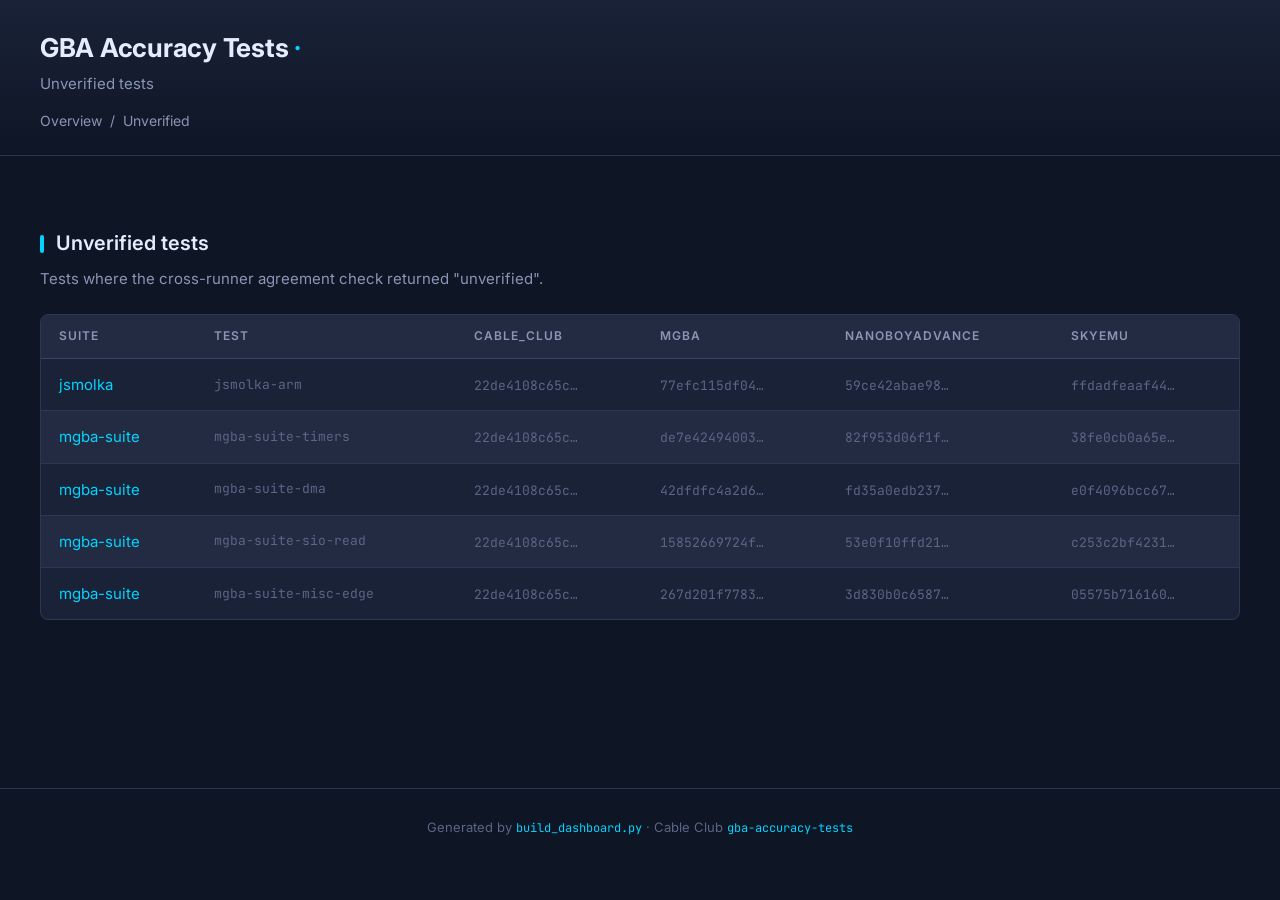
<file: docs/dashboard/unverified.html>
<!DOCTYPE html>
<html lang="en">
<head>
<meta charset="utf-8">
<meta name="viewport" content="width=device-width, initial-scale=1">
<title>Unverified tests — gba-accuracy-tests</title>
<link rel="stylesheet" href="style.css">
</head>
<body>
<header class="site">
  <div class="row">
    <div>
      <h1>GBA Accuracy Tests <span class="accent">·</span></h1>
      <p class="subtitle">Unverified tests</p>
    </div>
  </div>
  <nav class="crumbs"><a href="index.html">Overview</a> &nbsp;/&nbsp; Unverified</nav>
</header>
<main>
<h2>Unverified tests</h2>
<p class="muted">Tests where the cross-runner agreement check returned "unverified".</p>
<div class="table-wrap"><table><thead><tr><th>Suite</th><th>Test</th>
<th class="runner r-cable_club"><span class="dot"></span>cable_club</th>
<th class="runner r-mgba"><span class="dot"></span>mgba</th>
<th class="runner r-nanoboyadvance"><span class="dot"></span>nanoboyadvance</th>
<th class="runner r-skyemu"><span class="dot"></span>skyemu</th>
</tr></thead><tbody>
<tr>
<td><a href="suite-jsmolka.html">jsmolka</a></td>
<td class="hash">jsmolka-arm</td>
<td><span class="hash" title="22de4108c65c968167f7077cf6e9766b4f6a4f13c02cffb3e24845718dcae3ae">22de4108c65c…</span></td>
<td><span class="hash" title="77efc115df0487dc31385de2bb2a8d78f99e688e30b22fcd4250f904d43a1a28">77efc115df04…</span></td>
<td><span class="hash" title="59ce42abae9825c2d2579c5cd838e47d88be917e37ea36ff162d46fc5d0991e3">59ce42abae98…</span></td>
<td><span class="hash" title="ffdadfeaaf44f6a4e576664ce5188d2f9c38d0281077912ab715b1f10690e721">ffdadfeaaf44…</span></td>
</tr>
<tr>
<td><a href="suite-mgba-suite.html">mgba-suite</a></td>
<td class="hash">mgba-suite-timers</td>
<td><span class="hash" title="22de4108c65c968167f7077cf6e9766b4f6a4f13c02cffb3e24845718dcae3ae">22de4108c65c…</span></td>
<td><span class="hash" title="de7e42494003225f62f2a1822dcce3311d37ad18b6483b03ed583854be8344c8">de7e42494003…</span></td>
<td><span class="hash" title="82f953d06f1fa679615fa60708378cd549bd856f806e0abb04b1dce0c86e9f5a">82f953d06f1f…</span></td>
<td><span class="hash" title="38fe0cb0a65e0e17f4da1f039757332eff740b013b95773519928395cf49c8cc">38fe0cb0a65e…</span></td>
</tr>
<tr>
<td><a href="suite-mgba-suite.html">mgba-suite</a></td>
<td class="hash">mgba-suite-dma</td>
<td><span class="hash" title="22de4108c65c968167f7077cf6e9766b4f6a4f13c02cffb3e24845718dcae3ae">22de4108c65c…</span></td>
<td><span class="hash" title="42dfdfc4a2d6fd1c33c88cd19071af6b15ffd837dba2f3ff623e56d5a976b196">42dfdfc4a2d6…</span></td>
<td><span class="hash" title="fd35a0edb23777aa618008a995cac13cd26c12ec036714bd7fca471f24b9095d">fd35a0edb237…</span></td>
<td><span class="hash" title="e0f4096bcc6788015189e43436e76fd8d6f4381b0aac307669b51105f06660f9">e0f4096bcc67…</span></td>
</tr>
<tr>
<td><a href="suite-mgba-suite.html">mgba-suite</a></td>
<td class="hash">mgba-suite-sio-read</td>
<td><span class="hash" title="22de4108c65c968167f7077cf6e9766b4f6a4f13c02cffb3e24845718dcae3ae">22de4108c65c…</span></td>
<td><span class="hash" title="15852669724f71f15cee089636fef775cd13bdadcf8b196afc91f03636a49ff6">15852669724f…</span></td>
<td><span class="hash" title="53e0f10ffd21ce74d3a8640aa9075d636247d5ffceeeadbf8bacfb4e2c969286">53e0f10ffd21…</span></td>
<td><span class="hash" title="c253c2bf42317039b6726cd2a7ed34f335621ef77f36a8d5dc31e09d63cf1983">c253c2bf4231…</span></td>
</tr>
<tr>
<td><a href="suite-mgba-suite.html">mgba-suite</a></td>
<td class="hash">mgba-suite-misc-edge</td>
<td><span class="hash" title="22de4108c65c968167f7077cf6e9766b4f6a4f13c02cffb3e24845718dcae3ae">22de4108c65c…</span></td>
<td><span class="hash" title="267d201f77835bd329e6f6ad9d75961337a7aa00c4abed734c98ca9b0435b5c4">267d201f7783…</span></td>
<td><span class="hash" title="3d830b0c658762ccc74450354445a60034efe44b55c69ca14272429a2805febb">3d830b0c6587…</span></td>
<td><span class="hash" title="05575b716160469509595d49a586eece188fe10c739fad9c37e4d71a9e679227">05575b716160…</span></td>
</tr>
</tbody></table></div>
</main>
<footer>
  Generated by <code>build_dashboard.py</code> · Cable Club <code>gba-accuracy-tests</code>
</footer>
</body>
</html>
</file>
<file: docs/dashboard/style.css>
@import url('https://fonts.googleapis.com/css2?family=Inter:wght@400;500;600;700&family=JetBrains+Mono:wght@400;500;600&display=swap');

:root {
  --bg:         #0e1525;
  --bg-2:       #0a101e;
  --surface:    #1a2238;
  --surface-2:  #232b42;
  --surface-3:  #2d3654;
  --border:     #2d3654;
  --border-2:   #3a4566;
  --text:       #e6ecff;
  --text-mute:  #8b95b5;
  --text-dim:   #5b6585;
  --cyan:       #00d4ff;
  --purple:     #9d6eff;
  --green:      #4ade80;
  --amber:      #fbbf24;
  --coral:      #f87171;
  --slate:      #64748b;
}

* { box-sizing: border-box; }
html, body { margin: 0; padding: 0; }

body {
  background: var(--bg);
  color: var(--text);
  font-family: 'Inter', -apple-system, BlinkMacSystemFont, system-ui, sans-serif;
  font-size: 16px;
  line-height: 1.55;
  -webkit-font-smoothing: antialiased;
  text-rendering: optimizeLegibility;
}

a { color: var(--cyan); text-decoration: none; transition: color .15s; }
a:hover { color: #5be8ff; text-decoration: underline; }
code { font-family: 'JetBrains Mono', ui-monospace, Menlo, monospace; font-size: 0.92em; color: var(--cyan); }

header.site {
  background: linear-gradient(180deg, var(--surface) 0%, var(--bg) 100%);
  border-bottom: 1px solid var(--border);
  padding: 28px 40px 24px;
}
header.site .row {
  max-width: 1440px;
  margin: 0 auto;
  display: flex;
  align-items: baseline;
  justify-content: space-between;
  gap: 24px;
  flex-wrap: wrap;
}
header.site h1 {
  font-family: 'Inter', sans-serif;
  font-size: 26px;
  font-weight: 700;
  letter-spacing: -0.01em;
  margin: 0;
  color: var(--text);
}
header.site h1 .accent { color: var(--cyan); }
header.site .subtitle {
  color: var(--text-mute);
  margin: 4px 0 0;
  font-size: 15px;
}
nav.crumbs {
  margin: 14px 0 0;
  font-size: 14px;
  color: var(--text-mute);
}
nav.crumbs a { color: var(--text-mute); }
nav.crumbs a:hover { color: var(--cyan); }

main {
  padding: 32px 40px 80px;
  max-width: 1440px;
  margin: 0 auto;
}

h2 {
  font-family: 'Inter', sans-serif;
  font-size: 20px;
  font-weight: 600;
  color: var(--text);
  margin: 40px 0 8px;
  display: flex;
  align-items: center;
  gap: 12px;
}
h2::before {
  content: '';
  display: inline-block;
  width: 4px;
  height: 18px;
  background: var(--cyan);
  border-radius: 2px;
}
h2 + p, h2 + .muted {
  margin-top: 0;
  margin-bottom: 24px;
  color: var(--text-mute);
  font-size: 15px;
  max-width: 90ch;
}
h3 {
  font-family: 'Inter', sans-serif;
  font-size: 16px;
  font-weight: 600;
  color: var(--text-mute);
  margin: 28px 0 12px;
  text-transform: uppercase;
  letter-spacing: 0.06em;
}
h3 code {
  text-transform: none;
  letter-spacing: 0;
  background: var(--surface);
  padding: 2px 8px;
  border-radius: 4px;
  font-size: 13px;
}
.muted { color: var(--text-mute); }

.stat-grid {
  display: grid;
  grid-template-columns: repeat(auto-fit, minmax(160px, 1fr));
  gap: 16px;
  margin: 24px 0 8px;
}
.stat {
  background: var(--surface);
  border: 1px solid var(--border);
  border-radius: 8px;
  padding: 18px 20px 16px;
  position: relative;
  overflow: hidden;
}
.stat::before {
  content: '';
  position: absolute;
  top: 0; left: 0; right: 0;
  height: 3px;
  background: var(--cyan);
}
.stat.s-pass::before     { background: var(--green); }
.stat.s-fail::before     { background: var(--amber); }
.stat.s-bug::before      { background: var(--coral); }
.stat.s-captured::before { background: var(--purple); }
.stat.s-unverified::before { background: var(--slate); }
.stat.s-verified::before { background: var(--green); }
.stat .num {
  font-family: 'Inter', sans-serif;
  font-size: 32px;
  font-weight: 700;
  color: var(--text);
  display: block;
  margin-bottom: 2px;
  letter-spacing: -0.02em;
  line-height: 1.1;
}
.stat .label {
  font-size: 12px;
  color: var(--text-mute);
  text-transform: uppercase;
  letter-spacing: 0.08em;
  font-weight: 500;
}

.table-wrap {
  background: var(--surface);
  border: 1px solid var(--border);
  border-radius: 8px;
  overflow: hidden;
  margin-bottom: 8px;
}
table {
  width: 100%;
  border-collapse: collapse;
}
th, td {
  padding: 14px 18px;
  text-align: left;
  font-size: 15px;
  vertical-align: middle;
}
thead th {
  background: var(--surface-2);
  color: var(--text-mute);
  font-family: 'Inter', sans-serif;
  font-size: 12px;
  font-weight: 600;
  text-transform: uppercase;
  letter-spacing: 0.08em;
  border-bottom: 1px solid var(--border-2);
  padding-top: 12px;
  padding-bottom: 12px;
}
tbody tr {
  border-bottom: 1px solid var(--border);
  transition: background .1s;
}
tbody tr:nth-child(even) { background: var(--surface-2); }
tbody tr:last-child { border-bottom: none; }
tbody tr:hover td { background: rgba(0, 212, 255, 0.06); }
tbody td { color: var(--text); }
tbody td.id, tbody td.muted-cell { color: var(--text-mute); }

.matrix th.runner { text-align: center; }
.matrix th.runner .dot {
  display: inline-block;
  width: 8px;
  height: 8px;
  border-radius: 50%;
  margin-right: 6px;
  vertical-align: middle;
  background: var(--text-mute);
}
.matrix th.runner.r-cable_club .dot     { background: var(--cyan); }
.matrix th.runner.r-mgba .dot           { background: var(--purple); }
.matrix th.runner.r-nanoboyadvance .dot { background: var(--green); }
.matrix th.runner.r-skyemu .dot         { background: var(--amber); }
.matrix td.cell {
  text-align: center;
  font-family: 'JetBrains Mono', ui-monospace, monospace;
  font-size: 16px;
  font-weight: 500;
  color: var(--text);
  font-variant-numeric: tabular-nums;
}
.matrix td.cell .frac { font-weight: 600; }
.matrix td.cell .pct {
  display: block;
  margin-top: 3px;
  font-size: 12px;
  color: var(--text-dim);
  font-weight: 400;
}
.matrix td.cell.all-pass { background: rgba(74, 222, 128, 0.10); }
.matrix td.cell.all-pass .frac { color: var(--green); }
.matrix td.cell.none-pass { background: rgba(248, 113, 113, 0.08); }
.matrix td.cell.none-pass .frac { color: var(--coral); }
.matrix td.cell.partial .frac { color: var(--amber); }

.hash {
  font-family: 'JetBrains Mono', ui-monospace, monospace;
  font-size: 13px;
  color: var(--text-dim);
  font-variant-numeric: tabular-nums;
}

.badge {
  display: inline-block;
  padding: 4px 10px;
  border-radius: 999px;
  font-size: 11px;
  font-weight: 600;
  font-family: 'Inter', sans-serif;
  text-transform: uppercase;
  letter-spacing: 0.06em;
  border: 1px solid transparent;
}
.badge.pass       { background: rgba(74, 222, 128, 0.14); color: var(--green);    border-color: rgba(74, 222, 128, 0.35); }
.badge.fail       { background: rgba(251, 191, 36, 0.14); color: var(--amber);    border-color: rgba(251, 191, 36, 0.35); }
.badge.bug        { background: rgba(248, 113, 113, 0.16); color: var(--coral);   border-color: rgba(248, 113, 113, 0.4); }
.badge.captured   { background: rgba(157, 110, 255, 0.14); color: var(--purple);  border-color: rgba(157, 110, 255, 0.35); }
.badge.unverified { background: rgba(100, 116, 139, 0.18); color: var(--text-mute); border-color: rgba(100, 116, 139, 0.4); }
.badge.none       { background: transparent; color: var(--text-dim); border-color: var(--border); }

.legend {
  display: flex;
  flex-wrap: wrap;
  gap: 10px;
  margin: 8px 0 24px;
}

.test-row td.id {
  font-family: 'JetBrains Mono', ui-monospace, monospace;
  font-size: 13px;
  color: var(--text);
  white-space: nowrap;
}

footer {
  margin-top: 80px;
  padding: 28px 40px;
  border-top: 1px solid var(--border);
  font-size: 13px;
  color: var(--text-dim);
  text-align: center;
}
footer a { color: var(--text-mute); }
footer a:hover { color: var(--cyan); }
</file>
